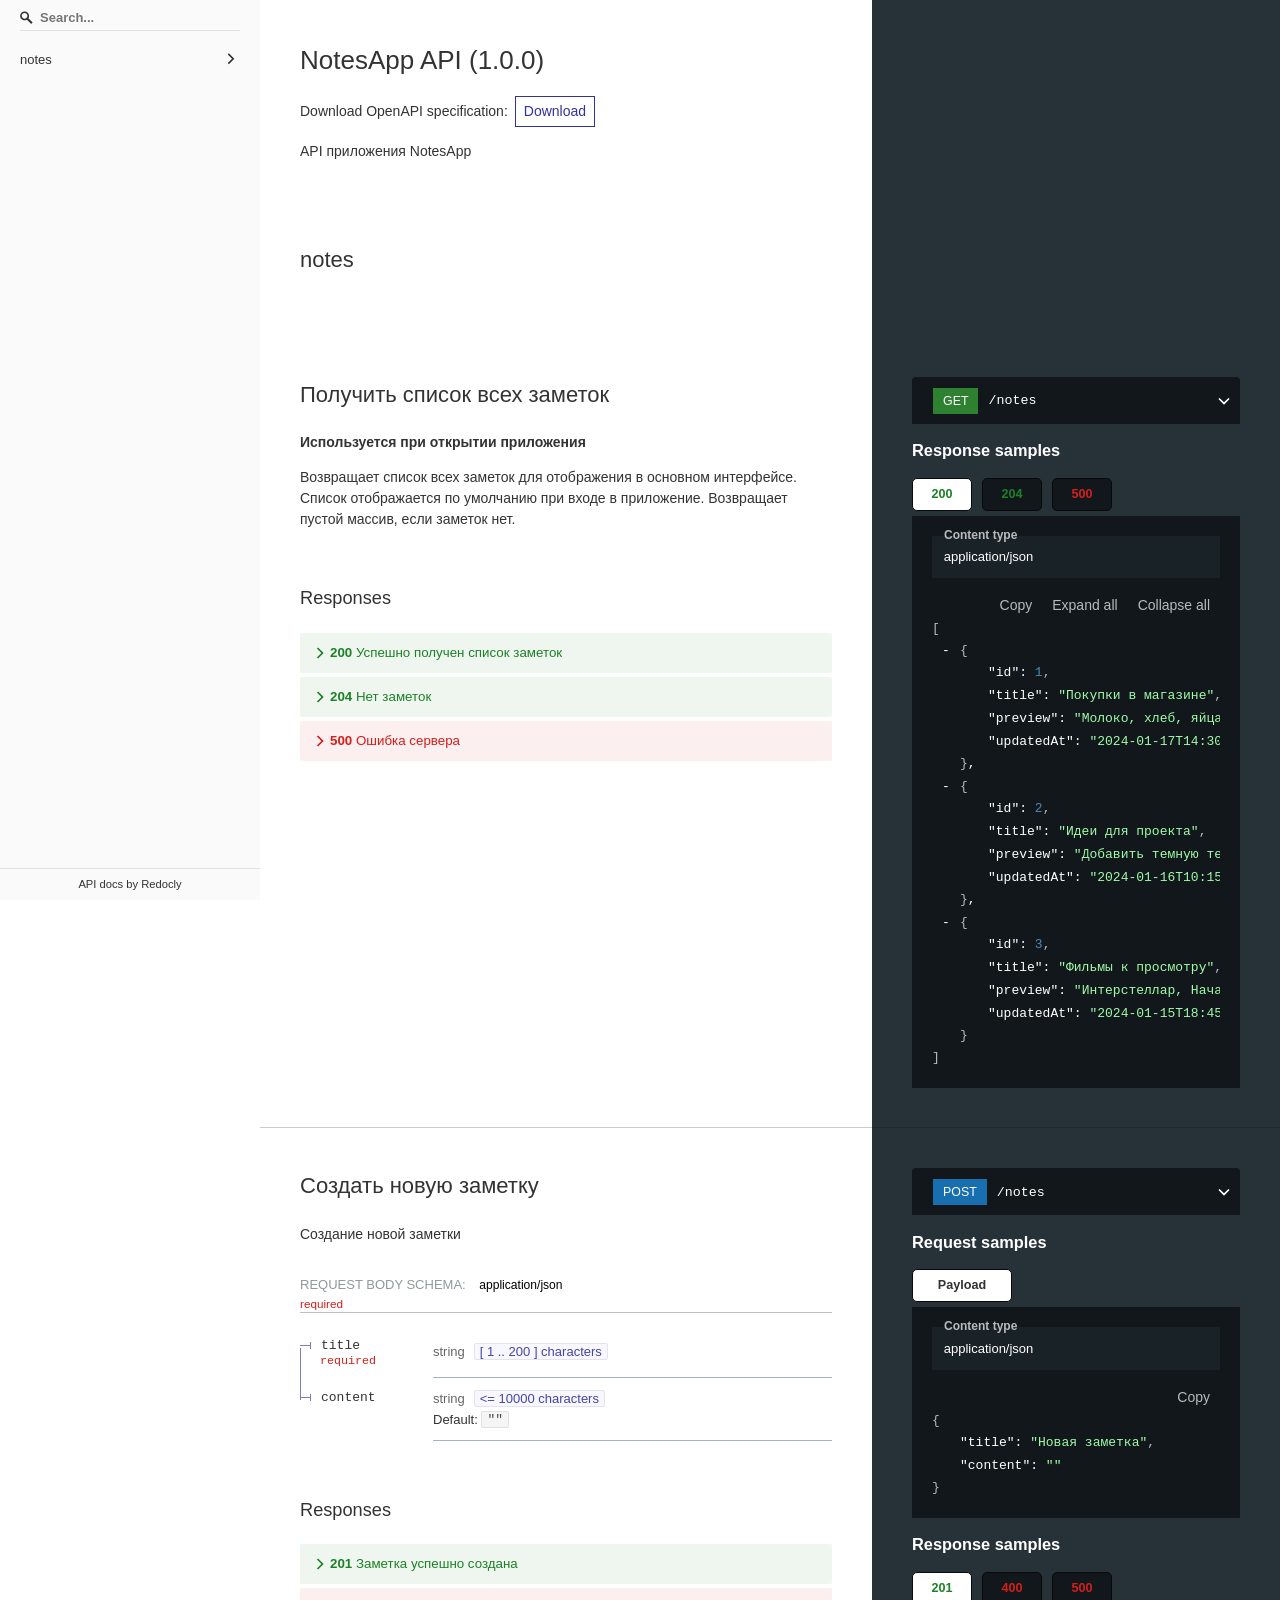
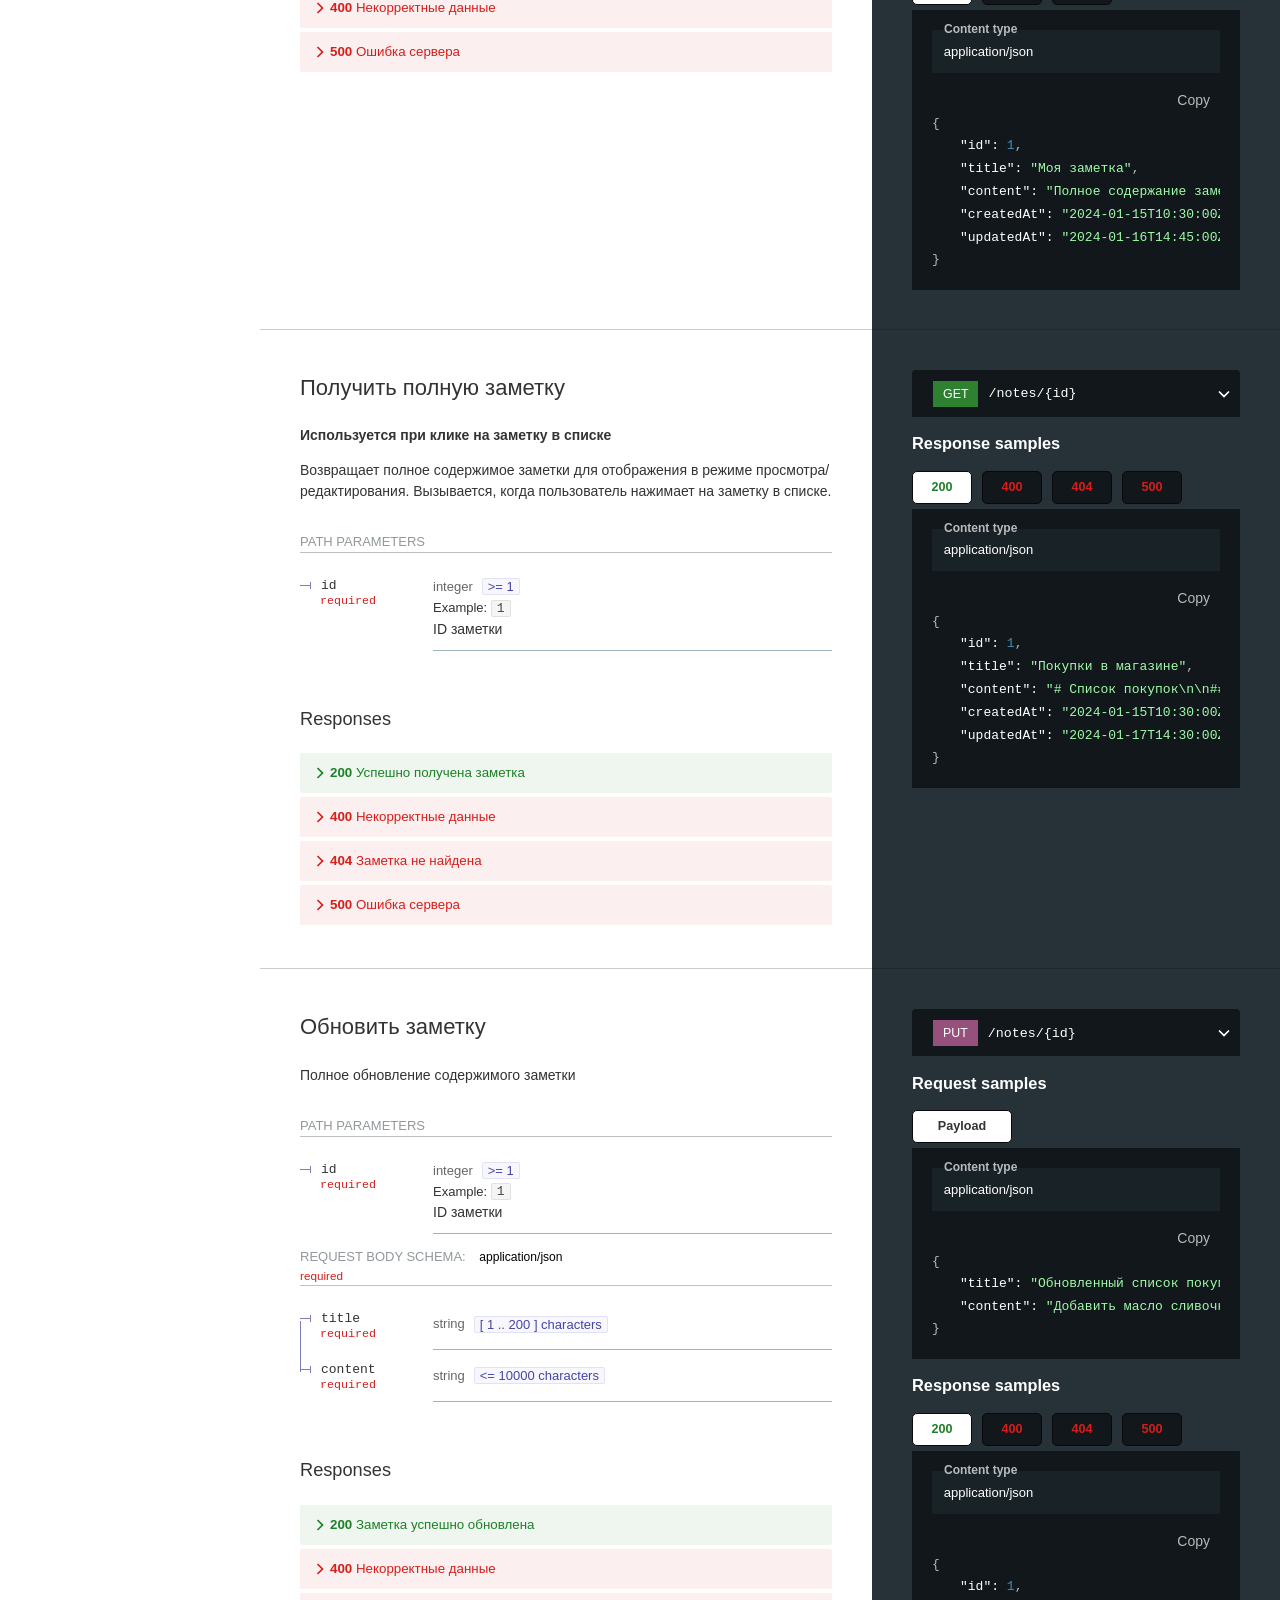
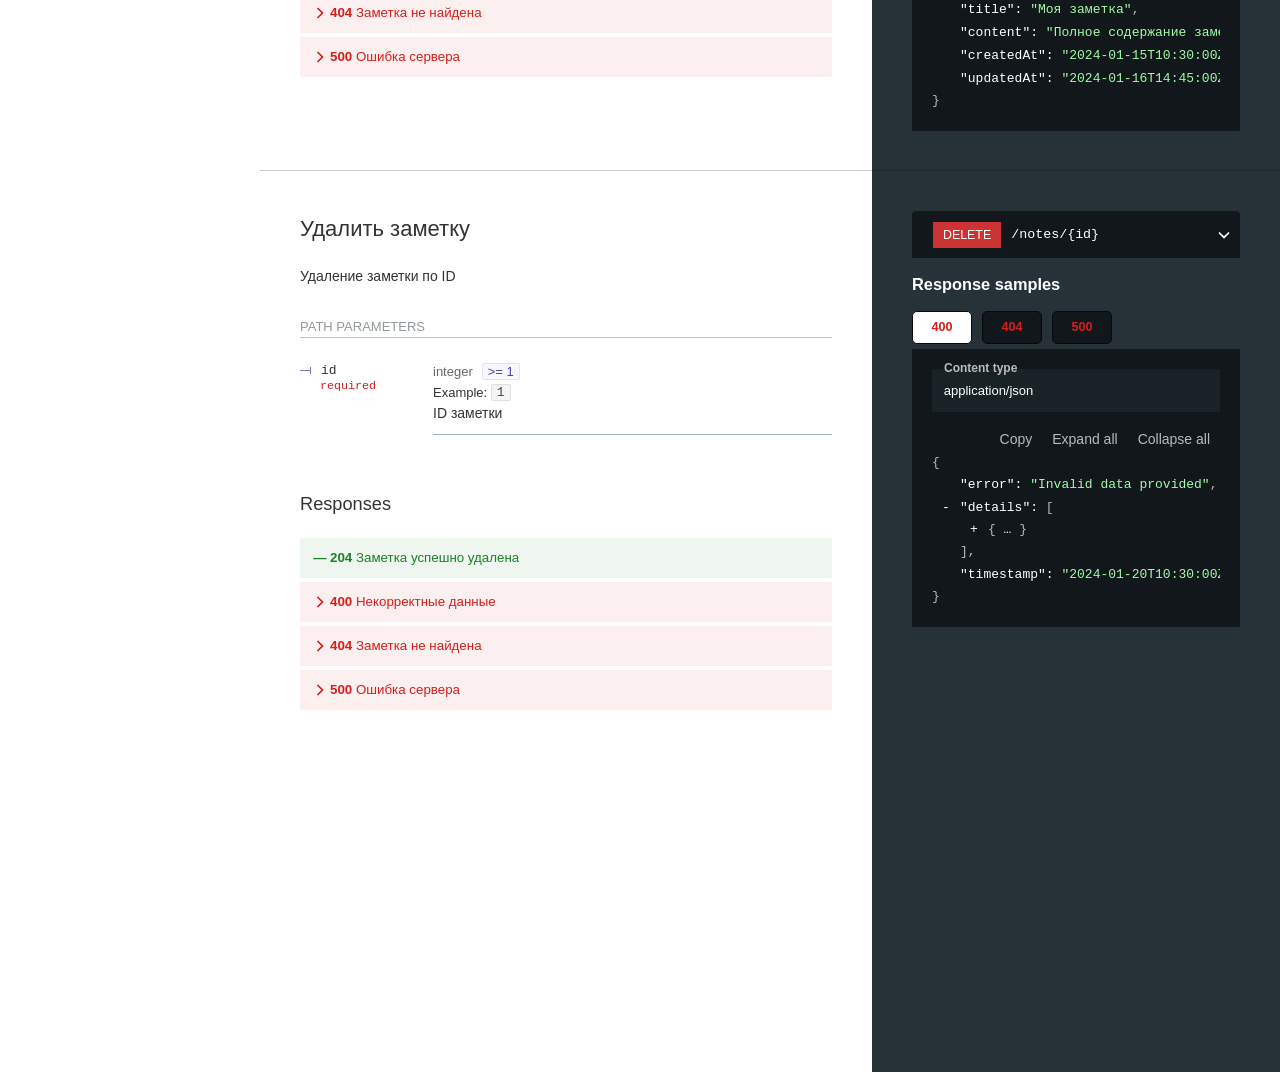
<file: portfolio/api-redoc/redoc-af1db7c1.html>
<!DOCTYPE html>
<html lang="en">

<head>
  <meta charset="UTF-8">
  <title>Redoc</title>
  <link rel="stylesheet" type="text/css" id="slate-css" media="none" href="../../assets/stylesheets/redark.css" />
  <script src="../../assets/javascripts/redark.js" charset="UTF-8"> </script>
  <style>
    body {
      margin: 0;
      padding: 0;
    }
  </style>
</head>

<body style="background: ;">
  <div id="redoc-container"></div>
  <script src="../../assets/javascripts/redoc.standalone.js" charset="UTF-8"> </script>
  <script>
    const openapi_spec_url = "../openapi.yml";

    window.onload = function () {
      const parent_scheme = parent.scheme
      if (parent_scheme === "slate") {
        enable_dark_mode();
      } else {
        disable_dark_mode();
      }
    }

    enable_dark_mode = function(){
      document.getElementById("slate-css").media = ""
      Redoc.init(
        openapi_spec_url,
        { theme: redark },
        document.getElementById('redoc-container'),
      );
    }

    disable_dark_mode = function(){
      document.getElementById("slate-css").media = "none"
      Redoc.init(
        openapi_spec_url,
        {},
        document.getElementById('redoc-container'),
      );
    }
  </script>
</body>

</html>
</file>
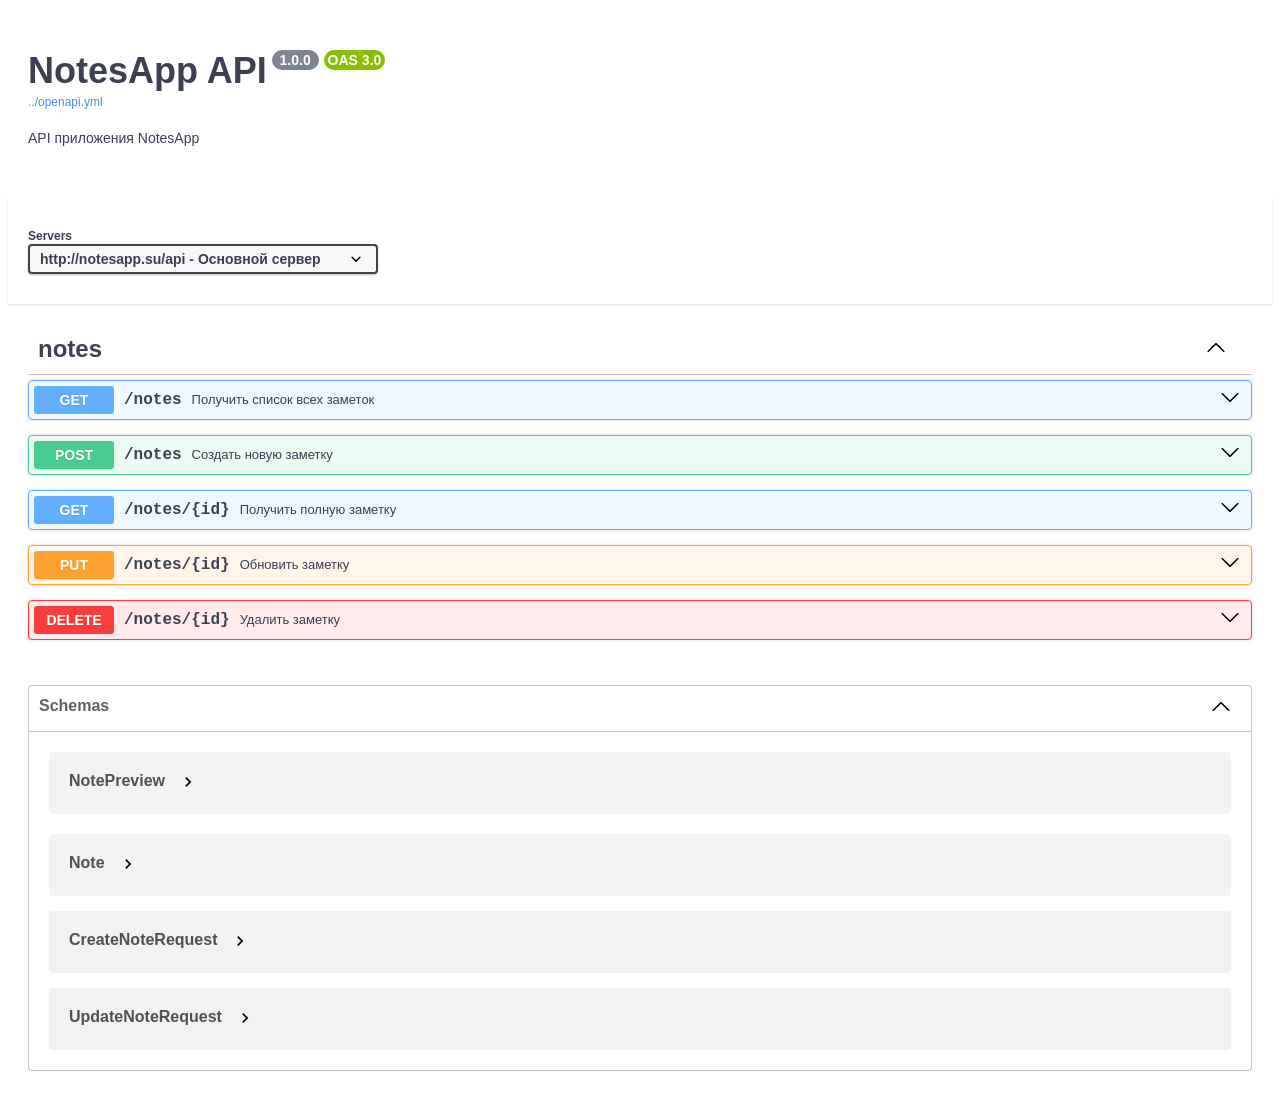
<file: portfolio/api-swagger/swagger-39518cd5.html>
<!DOCTYPE html>
<html lang="en">

<head>
  <meta charset="UTF-8">
  <title>Swagger UI</title>
  <link rel="stylesheet" type="text/css" href="../../assets/stylesheets/swagger-ui.css" />
  
</head>

<body style="overflow:hidden;">
  <div id="swagger-ui"></div>
  <script src="../../assets/javascripts/swagger-ui-bundle.js" charset="UTF-8"> </script>
  <script src="../../assets/javascripts/swagger-ui-standalone-preset.js" charset="UTF-8"> </script>
  <script>
    window.onload = function () {
      
        var url = "../openapi.yml";
        
      
      window.ui = SwaggerUIBundle({
        dom_id: "#swagger-ui",
        onComplete: onComplete,
        presets: [
          SwaggerUIBundle.presets.apis,
          SwaggerUIStandalonePreset
        ],
        
        url,
        
        
        "oauth2RedirectUrl": new URL("../../assets/swagger-ui/oauth2-redirect.html",window.location.href).href,
        
        "validatorUrl": "none",
        
    "docExpansion": "list",
    "filter": false,
    "tryItOutEnabled": false,
    "supportedSubmitMethods": [
        "get",
        "put",
        "post",
        "delete",
        "options",
        "head",
        "patch",
        "trace"
    ],
    "validatorUrl": "none",
    "extra_css": [],
    "dark_scheme_name": "slate",
    "filter_files": [],
    "syntaxHighlight.theme": "agate"

      })

      

      if (parent.__init_is_dark_mode) {
          enable_dark_mode();
      }
    }

    enable_dark_mode = function(){
      document.documentElement.classList.add("dark-mode");
    }

    disable_dark_mode = function(){
      document.documentElement.classList.remove("dark-mode");
    }

    const resize_ob = new ResizeObserver(function(entries) {
      parent.update_swagger_ui_iframe_height("39518cd5");
    });

    // start observing for resizing
    resize_ob.observe(document.querySelector("body"));

    // authorize modal position
    var modal_top = 0;

    const mutation_ob = new MutationObserver(function (mutations) {
      if(mutations && mutations[0].addedNodes && mutations[0].addedNodes.length > 0){
        update_modal_top()
      }
    });

    onComplete = function(){
      // start observing for auth-wrapper after Swagger UI loaded
      const div = document.querySelector("div.auth-wrapper");
      if(div){
        mutation_ob.observe(div, {
          childList: true,
        });
      }
    }

    update_top_val = function(top){
      modal_top = top
      update_modal_top()
    }

    update_modal_top = function(){
      let modal_list = document.getElementsByClassName('modal-ux')
      if(modal_list.length > 0){
        let modal = modal_list.item(0)
        const modal_height = modal.offsetHeight
        const padding = 60
        min = parseInt(modal_height/2 + padding)
        max = document.body.scrollHeight - min + padding
        if (modal_top < min) {
          modal.style.top = `${min}px`
        } else if (modal_top > max) {
          modal.style.top = `${max}px`
        } else {
          modal.style.top = `${modal_top}px`
        }
      }
    }
  </script>
</body>

</html>
</file>
<file: assets/stylesheets/redark.css>
/* Source: https://github.com/dilanx/redark */

body {
  background-color: #1e2129;
}
  
.react-tabs__tab--selected {
  border: none !important;
  background-color: #3f3f46 !important;
}

:root {
  color-scheme: dark;
}
</file>
<file: assets/stylesheets/swagger-ui.css>
.swagger-ui{color:#3b4151;font-family:sans-serif}.swagger-ui html{line-height:1.15;-ms-text-size-adjust:100%;-webkit-text-size-adjust:100%}.swagger-ui body{margin:0}.swagger-ui article,.swagger-ui aside,.swagger-ui footer,.swagger-ui header,.swagger-ui nav,.swagger-ui section{display:block}.swagger-ui h1{font-size:2em;margin:.67em 0}.swagger-ui figcaption,.swagger-ui figure,.swagger-ui main{display:block}.swagger-ui figure{margin:1em 40px}.swagger-ui hr{box-sizing:content-box;height:0;overflow:visible}.swagger-ui pre{font-family:monospace,monospace;font-size:1em}.swagger-ui a{background-color:transparent;-webkit-text-decoration-skip:objects}.swagger-ui abbr[title]{border-bottom:none;text-decoration:underline;-webkit-text-decoration:underline dotted;text-decoration:underline dotted}.swagger-ui b,.swagger-ui strong{font-weight:inherit;font-weight:bolder}.swagger-ui code,.swagger-ui kbd,.swagger-ui samp{font-family:monospace,monospace;font-size:1em}.swagger-ui dfn{font-style:italic}.swagger-ui mark{background-color:#ff0;color:#000}.swagger-ui small{font-size:80%}.swagger-ui sub,.swagger-ui sup{font-size:75%;line-height:0;position:relative;vertical-align:baseline}.swagger-ui sub{bottom:-.25em}.swagger-ui sup{top:-.5em}.swagger-ui audio,.swagger-ui video{display:inline-block}.swagger-ui audio:not([controls]){display:none;height:0}.swagger-ui img{border-style:none}.swagger-ui svg:not(:root){overflow:hidden}.swagger-ui button,.swagger-ui input,.swagger-ui optgroup,.swagger-ui select,.swagger-ui textarea{font-family:sans-serif;font-size:100%;line-height:1.15;margin:0}.swagger-ui button,.swagger-ui input{overflow:visible}.swagger-ui button,.swagger-ui select{text-transform:none}.swagger-ui [type=reset],.swagger-ui [type=submit],.swagger-ui button,.swagger-ui html [type=button]{-webkit-appearance:button}.swagger-ui [type=button]::-moz-focus-inner,.swagger-ui [type=reset]::-moz-focus-inner,.swagger-ui [type=submit]::-moz-focus-inner,.swagger-ui button::-moz-focus-inner{border-style:none;padding:0}.swagger-ui [type=button]:-moz-focusring,.swagger-ui [type=reset]:-moz-focusring,.swagger-ui [type=submit]:-moz-focusring,.swagger-ui button:-moz-focusring{outline:1px dotted ButtonText}.swagger-ui fieldset{padding:.35em .75em .625em}.swagger-ui legend{box-sizing:border-box;color:inherit;display:table;max-width:100%;padding:0;white-space:normal}.swagger-ui progress{display:inline-block;vertical-align:baseline}.swagger-ui textarea{overflow:auto}.swagger-ui [type=checkbox],.swagger-ui [type=radio]{box-sizing:border-box;padding:0}.swagger-ui [type=number]::-webkit-inner-spin-button,.swagger-ui [type=number]::-webkit-outer-spin-button{height:auto}.swagger-ui [type=search]{-webkit-appearance:textfield;outline-offset:-2px}.swagger-ui [type=search]::-webkit-search-cancel-button,.swagger-ui [type=search]::-webkit-search-decoration{-webkit-appearance:none}.swagger-ui ::-webkit-file-upload-button{-webkit-appearance:button;font:inherit}.swagger-ui details,.swagger-ui menu{display:block}.swagger-ui summary{display:list-item}.swagger-ui canvas{display:inline-block}.swagger-ui [hidden],.swagger-ui template{display:none}.swagger-ui .debug *{outline:1px solid gold}.swagger-ui .debug-white *{outline:1px solid #fff}.swagger-ui .debug-black *{outline:1px solid #000}.swagger-ui .debug-grid{background:transparent url([data-uri]) repeat 0 0}.swagger-ui .debug-grid-16{background:transparent url([data-uri]) repeat 0 0}.swagger-ui .debug-grid-8-solid{background:#fff url([data-uri]) repeat 0 0}.swagger-ui .debug-grid-16-solid{background:#fff url([data-uri]) repeat 0 0}.swagger-ui .border-box,.swagger-ui a,.swagger-ui article,.swagger-ui body,.swagger-ui code,.swagger-ui dd,.swagger-ui div,.swagger-ui dl,.swagger-ui dt,.swagger-ui fieldset,.swagger-ui footer,.swagger-ui form,.swagger-ui h1,.swagger-ui h2,.swagger-ui h3,.swagger-ui h4,.swagger-ui h5,.swagger-ui h6,.swagger-ui header,.swagger-ui html,.swagger-ui input[type=email],.swagger-ui input[type=number],.swagger-ui input[type=password],.swagger-ui input[type=tel],.swagger-ui input[type=text],.swagger-ui input[type=url],.swagger-ui legend,.swagger-ui li,.swagger-ui main,.swagger-ui ol,.swagger-ui p,.swagger-ui pre,.swagger-ui section,.swagger-ui table,.swagger-ui td,.swagger-ui textarea,.swagger-ui th,.swagger-ui tr,.swagger-ui ul{box-sizing:border-box}.swagger-ui .aspect-ratio{height:0;position:relative}.swagger-ui .aspect-ratio--16x9{padding-bottom:56.25%}.swagger-ui .aspect-ratio--9x16{padding-bottom:177.77%}.swagger-ui .aspect-ratio--4x3{padding-bottom:75%}.swagger-ui .aspect-ratio--3x4{padding-bottom:133.33%}.swagger-ui .aspect-ratio--6x4{padding-bottom:66.6%}.swagger-ui .aspect-ratio--4x6{padding-bottom:150%}.swagger-ui .aspect-ratio--8x5{padding-bottom:62.5%}.swagger-ui .aspect-ratio--5x8{padding-bottom:160%}.swagger-ui .aspect-ratio--7x5{padding-bottom:71.42%}.swagger-ui .aspect-ratio--5x7{padding-bottom:140%}.swagger-ui .aspect-ratio--1x1{padding-bottom:100%}.swagger-ui .aspect-ratio--object{bottom:0;height:100%;left:0;position:absolute;right:0;top:0;width:100%;z-index:100}@media screen and (min-width:30em){.swagger-ui .aspect-ratio-ns{height:0;position:relative}.swagger-ui .aspect-ratio--16x9-ns{padding-bottom:56.25%}.swagger-ui .aspect-ratio--9x16-ns{padding-bottom:177.77%}.swagger-ui .aspect-ratio--4x3-ns{padding-bottom:75%}.swagger-ui .aspect-ratio--3x4-ns{padding-bottom:133.33%}.swagger-ui .aspect-ratio--6x4-ns{padding-bottom:66.6%}.swagger-ui .aspect-ratio--4x6-ns{padding-bottom:150%}.swagger-ui .aspect-ratio--8x5-ns{padding-bottom:62.5%}.swagger-ui .aspect-ratio--5x8-ns{padding-bottom:160%}.swagger-ui .aspect-ratio--7x5-ns{padding-bottom:71.42%}.swagger-ui .aspect-ratio--5x7-ns{padding-bottom:140%}.swagger-ui .aspect-ratio--1x1-ns{padding-bottom:100%}.swagger-ui .aspect-ratio--object-ns{bottom:0;height:100%;left:0;position:absolute;right:0;top:0;width:100%;z-index:100}}@media screen and (min-width:30em)and (max-width:60em){.swagger-ui .aspect-ratio-m{height:0;position:relative}.swagger-ui .aspect-ratio--16x9-m{padding-bottom:56.25%}.swagger-ui .aspect-ratio--9x16-m{padding-bottom:177.77%}.swagger-ui .aspect-ratio--4x3-m{padding-bottom:75%}.swagger-ui .aspect-ratio--3x4-m{padding-bottom:133.33%}.swagger-ui .aspect-ratio--6x4-m{padding-bottom:66.6%}.swagger-ui .aspect-ratio--4x6-m{padding-bottom:150%}.swagger-ui .aspect-ratio--8x5-m{padding-bottom:62.5%}.swagger-ui .aspect-ratio--5x8-m{padding-bottom:160%}.swagger-ui .aspect-ratio--7x5-m{padding-bottom:71.42%}.swagger-ui .aspect-ratio--5x7-m{padding-bottom:140%}.swagger-ui .aspect-ratio--1x1-m{padding-bottom:100%}.swagger-ui .aspect-ratio--object-m{bottom:0;height:100%;left:0;position:absolute;right:0;top:0;width:100%;z-index:100}}@media screen and (min-width:60em){.swagger-ui .aspect-ratio-l{height:0;position:relative}.swagger-ui .aspect-ratio--16x9-l{padding-bottom:56.25%}.swagger-ui .aspect-ratio--9x16-l{padding-bottom:177.77%}.swagger-ui .aspect-ratio--4x3-l{padding-bottom:75%}.swagger-ui .aspect-ratio--3x4-l{padding-bottom:133.33%}.swagger-ui .aspect-ratio--6x4-l{padding-bottom:66.6%}.swagger-ui .aspect-ratio--4x6-l{padding-bottom:150%}.swagger-ui .aspect-ratio--8x5-l{padding-bottom:62.5%}.swagger-ui .aspect-ratio--5x8-l{padding-bottom:160%}.swagger-ui .aspect-ratio--7x5-l{padding-bottom:71.42%}.swagger-ui .aspect-ratio--5x7-l{padding-bottom:140%}.swagger-ui .aspect-ratio--1x1-l{padding-bottom:100%}.swagger-ui .aspect-ratio--object-l{bottom:0;height:100%;left:0;position:absolute;right:0;top:0;width:100%;z-index:100}}.swagger-ui img{max-width:100%}.swagger-ui .cover{background-size:cover!important}.swagger-ui .contain{background-size:contain!important}@media screen and (min-width:30em){.swagger-ui .cover-ns{background-size:cover!important}.swagger-ui .contain-ns{background-size:contain!important}}@media screen and (min-width:30em)and (max-width:60em){.swagger-ui .cover-m{background-size:cover!important}.swagger-ui .contain-m{background-size:contain!important}}@media screen and (min-width:60em){.swagger-ui .cover-l{background-size:cover!important}.swagger-ui .contain-l{background-size:contain!important}}.swagger-ui .bg-center{background-position:50%;background-repeat:no-repeat}.swagger-ui .bg-top{background-position:top;background-repeat:no-repeat}.swagger-ui .bg-right{background-position:100%;background-repeat:no-repeat}.swagger-ui .bg-bottom{background-position:bottom;background-repeat:no-repeat}.swagger-ui .bg-left{background-position:0;background-repeat:no-repeat}@media screen and (min-width:30em){.swagger-ui .bg-center-ns{background-position:50%;background-repeat:no-repeat}.swagger-ui .bg-top-ns{background-position:top;background-repeat:no-repeat}.swagger-ui .bg-right-ns{background-position:100%;background-repeat:no-repeat}.swagger-ui .bg-bottom-ns{background-position:bottom;background-repeat:no-repeat}.swagger-ui .bg-left-ns{background-position:0;background-repeat:no-repeat}}@media screen and (min-width:30em)and (max-width:60em){.swagger-ui .bg-center-m{background-position:50%;background-repeat:no-repeat}.swagger-ui .bg-top-m{background-position:top;background-repeat:no-repeat}.swagger-ui .bg-right-m{background-position:100%;background-repeat:no-repeat}.swagger-ui .bg-bottom-m{background-position:bottom;background-repeat:no-repeat}.swagger-ui .bg-left-m{background-position:0;background-repeat:no-repeat}}@media screen and (min-width:60em){.swagger-ui .bg-center-l{background-position:50%;background-repeat:no-repeat}.swagger-ui .bg-top-l{background-position:top;background-repeat:no-repeat}.swagger-ui .bg-right-l{background-position:100%;background-repeat:no-repeat}.swagger-ui .bg-bottom-l{background-position:bottom;background-repeat:no-repeat}.swagger-ui .bg-left-l{background-position:0;background-repeat:no-repeat}}.swagger-ui .outline{outline:1px solid}.swagger-ui .outline-transparent{outline:1px solid transparent}.swagger-ui .outline-0{outline:0}@media screen and (min-width:30em){.swagger-ui .outline-ns{outline:1px solid}.swagger-ui .outline-transparent-ns{outline:1px solid transparent}.swagger-ui .outline-0-ns{outline:0}}@media screen and (min-width:30em)and (max-width:60em){.swagger-ui .outline-m{outline:1px solid}.swagger-ui .outline-transparent-m{outline:1px solid transparent}.swagger-ui .outline-0-m{outline:0}}@media screen and (min-width:60em){.swagger-ui .outline-l{outline:1px solid}.swagger-ui .outline-transparent-l{outline:1px solid transparent}.swagger-ui .outline-0-l{outline:0}}.swagger-ui .ba{border-style:solid;border-width:1px}.swagger-ui .bt{border-top-style:solid;border-top-width:1px}.swagger-ui .br{border-right-style:solid;border-right-width:1px}.swagger-ui .bb{border-bottom-style:solid;border-bottom-width:1px}.swagger-ui .bl{border-left-style:solid;border-left-width:1px}.swagger-ui .bn{border-style:none;border-width:0}@media screen and (min-width:30em){.swagger-ui .ba-ns{border-style:solid;border-width:1px}.swagger-ui .bt-ns{border-top-style:solid;border-top-width:1px}.swagger-ui .br-ns{border-right-style:solid;border-right-width:1px}.swagger-ui .bb-ns{border-bottom-style:solid;border-bottom-width:1px}.swagger-ui .bl-ns{border-left-style:solid;border-left-width:1px}.swagger-ui .bn-ns{border-style:none;border-width:0}}@media screen and (min-width:30em)and (max-width:60em){.swagger-ui .ba-m{border-style:solid;border-width:1px}.swagger-ui .bt-m{border-top-style:solid;border-top-width:1px}.swagger-ui .br-m{border-right-style:solid;border-right-width:1px}.swagger-ui .bb-m{border-bottom-style:solid;border-bottom-width:1px}.swagger-ui .bl-m{border-left-style:solid;border-left-width:1px}.swagger-ui .bn-m{border-style:none;border-width:0}}@media screen and (min-width:60em){.swagger-ui .ba-l{border-style:solid;border-width:1px}.swagger-ui .bt-l{border-top-style:solid;border-top-width:1px}.swagger-ui .br-l{border-right-style:solid;border-right-width:1px}.swagger-ui .bb-l{border-bottom-style:solid;border-bottom-width:1px}.swagger-ui .bl-l{border-left-style:solid;border-left-width:1px}.swagger-ui .bn-l{border-style:none;border-width:0}}.swagger-ui .b--black{border-color:#000}.swagger-ui .b--near-black{border-color:#111}.swagger-ui .b--dark-gray{border-color:#333}.swagger-ui .b--mid-gray{border-color:#555}.swagger-ui .b--gray{border-color:#777}.swagger-ui .b--silver{border-color:#999}.swagger-ui .b--light-silver{border-color:#aaa}.swagger-ui .b--moon-gray{border-color:#ccc}.swagger-ui .b--light-gray{border-color:#eee}.swagger-ui .b--near-white{border-color:#f4f4f4}.swagger-ui .b--white{border-color:#fff}.swagger-ui .b--white-90{border-color:hsla(0,0%,100%,.9)}.swagger-ui .b--white-80{border-color:hsla(0,0%,100%,.8)}.swagger-ui .b--white-70{border-color:hsla(0,0%,100%,.7)}.swagger-ui .b--white-60{border-color:hsla(0,0%,100%,.6)}.swagger-ui .b--white-50{border-color:hsla(0,0%,100%,.5)}.swagger-ui .b--white-40{border-color:hsla(0,0%,100%,.4)}.swagger-ui .b--white-30{border-color:hsla(0,0%,100%,.3)}.swagger-ui .b--white-20{border-color:hsla(0,0%,100%,.2)}.swagger-ui .b--white-10{border-color:hsla(0,0%,100%,.1)}.swagger-ui .b--white-05{border-color:hsla(0,0%,100%,.05)}.swagger-ui .b--white-025{border-color:hsla(0,0%,100%,.025)}.swagger-ui .b--white-0125{border-color:hsla(0,0%,100%,.013)}.swagger-ui .b--black-90{border-color:rgba(0,0,0,.9)}.swagger-ui .b--black-80{border-color:rgba(0,0,0,.8)}.swagger-ui .b--black-70{border-color:rgba(0,0,0,.7)}.swagger-ui .b--black-60{border-color:rgba(0,0,0,.6)}.swagger-ui .b--black-50{border-color:rgba(0,0,0,.5)}.swagger-ui .b--black-40{border-color:rgba(0,0,0,.4)}.swagger-ui .b--black-30{border-color:rgba(0,0,0,.3)}.swagger-ui .b--black-20{border-color:rgba(0,0,0,.2)}.swagger-ui .b--black-10{border-color:rgba(0,0,0,.1)}.swagger-ui .b--black-05{border-color:rgba(0,0,0,.05)}.swagger-ui .b--black-025{border-color:rgba(0,0,0,.025)}.swagger-ui .b--black-0125{border-color:rgba(0,0,0,.013)}.swagger-ui .b--dark-red{border-color:#e7040f}.swagger-ui .b--red{border-color:#ff4136}.swagger-ui .b--light-red{border-color:#ff725c}.swagger-ui .b--orange{border-color:#ff6300}.swagger-ui .b--gold{border-color:#ffb700}.swagger-ui .b--yellow{border-color:gold}.swagger-ui .b--light-yellow{border-color:#fbf1a9}.swagger-ui .b--purple{border-color:#5e2ca5}.swagger-ui .b--light-purple{border-color:#a463f2}.swagger-ui .b--dark-pink{border-color:#d5008f}.swagger-ui .b--hot-pink{border-color:#ff41b4}.swagger-ui .b--pink{border-color:#ff80cc}.swagger-ui .b--light-pink{border-color:#ffa3d7}.swagger-ui .b--dark-green{border-color:#137752}.swagger-ui .b--green{border-color:#19a974}.swagger-ui .b--light-green{border-color:#9eebcf}.swagger-ui .b--navy{border-color:#001b44}.swagger-ui .b--dark-blue{border-color:#00449e}.swagger-ui .b--blue{border-color:#357edd}.swagger-ui .b--light-blue{border-color:#96ccff}.swagger-ui .b--lightest-blue{border-color:#cdecff}.swagger-ui .b--washed-blue{border-color:#f6fffe}.swagger-ui .b--washed-green{border-color:#e8fdf5}.swagger-ui .b--washed-yellow{border-color:#fffceb}.swagger-ui .b--washed-red{border-color:#ffdfdf}.swagger-ui .b--transparent{border-color:transparent}.swagger-ui .b--inherit{border-color:inherit}.swagger-ui .br0{border-radius:0}.swagger-ui .br1{border-radius:.125rem}.swagger-ui .br2{border-radius:.25rem}.swagger-ui .br3{border-radius:.5rem}.swagger-ui .br4{border-radius:1rem}.swagger-ui .br-100{border-radius:100%}.swagger-ui .br-pill{border-radius:9999px}.swagger-ui .br--bottom{border-top-left-radius:0;border-top-right-radius:0}.swagger-ui .br--top{border-bottom-left-radius:0;border-bottom-right-radius:0}.swagger-ui .br--right{border-bottom-left-radius:0;border-top-left-radius:0}.swagger-ui .br--left{border-bottom-right-radius:0;border-top-right-radius:0}@media screen and (min-width:30em){.swagger-ui .br0-ns{border-radius:0}.swagger-ui .br1-ns{border-radius:.125rem}.swagger-ui .br2-ns{border-radius:.25rem}.swagger-ui .br3-ns{border-radius:.5rem}.swagger-ui .br4-ns{border-radius:1rem}.swagger-ui .br-100-ns{border-radius:100%}.swagger-ui .br-pill-ns{border-radius:9999px}.swagger-ui .br--bottom-ns{border-top-left-radius:0;border-top-right-radius:0}.swagger-ui .br--top-ns{border-bottom-left-radius:0;border-bottom-right-radius:0}.swagger-ui .br--right-ns{border-bottom-left-radius:0;border-top-left-radius:0}.swagger-ui .br--left-ns{border-bottom-right-radius:0;border-top-right-radius:0}}@media screen and (min-width:30em)and (max-width:60em){.swagger-ui .br0-m{border-radius:0}.swagger-ui .br1-m{border-radius:.125rem}.swagger-ui .br2-m{border-radius:.25rem}.swagger-ui .br3-m{border-radius:.5rem}.swagger-ui .br4-m{border-radius:1rem}.swagger-ui .br-100-m{border-radius:100%}.swagger-ui .br-pill-m{border-radius:9999px}.swagger-ui .br--bottom-m{border-top-left-radius:0;border-top-right-radius:0}.swagger-ui .br--top-m{border-bottom-left-radius:0;border-bottom-right-radius:0}.swagger-ui .br--right-m{border-bottom-left-radius:0;border-top-left-radius:0}.swagger-ui .br--left-m{border-bottom-right-radius:0;border-top-right-radius:0}}@media screen and (min-width:60em){.swagger-ui .br0-l{border-radius:0}.swagger-ui .br1-l{border-radius:.125rem}.swagger-ui .br2-l{border-radius:.25rem}.swagger-ui .br3-l{border-radius:.5rem}.swagger-ui .br4-l{border-radius:1rem}.swagger-ui .br-100-l{border-radius:100%}.swagger-ui .br-pill-l{border-radius:9999px}.swagger-ui .br--bottom-l{border-top-left-radius:0;border-top-right-radius:0}.swagger-ui .br--top-l{border-bottom-left-radius:0;border-bottom-right-radius:0}.swagger-ui .br--right-l{border-bottom-left-radius:0;border-top-left-radius:0}.swagger-ui .br--left-l{border-bottom-right-radius:0;border-top-right-radius:0}}.swagger-ui .b--dotted{border-style:dotted}.swagger-ui .b--dashed{border-style:dashed}.swagger-ui .b--solid{border-style:solid}.swagger-ui .b--none{border-style:none}@media screen and (min-width:30em){.swagger-ui .b--dotted-ns{border-style:dotted}.swagger-ui .b--dashed-ns{border-style:dashed}.swagger-ui .b--solid-ns{border-style:solid}.swagger-ui .b--none-ns{border-style:none}}@media screen and (min-width:30em)and (max-width:60em){.swagger-ui .b--dotted-m{border-style:dotted}.swagger-ui .b--dashed-m{border-style:dashed}.swagger-ui .b--solid-m{border-style:solid}.swagger-ui .b--none-m{border-style:none}}@media screen and (min-width:60em){.swagger-ui .b--dotted-l{border-style:dotted}.swagger-ui .b--dashed-l{border-style:dashed}.swagger-ui .b--solid-l{border-style:solid}.swagger-ui .b--none-l{border-style:none}}.swagger-ui .bw0{border-width:0}.swagger-ui .bw1{border-width:.125rem}.swagger-ui .bw2{border-width:.25rem}.swagger-ui .bw3{border-width:.5rem}.swagger-ui .bw4{border-width:1rem}.swagger-ui .bw5{border-width:2rem}.swagger-ui .bt-0{border-top-width:0}.swagger-ui .br-0{border-right-width:0}.swagger-ui .bb-0{border-bottom-width:0}.swagger-ui .bl-0{border-left-width:0}@media screen and (min-width:30em){.swagger-ui .bw0-ns{border-width:0}.swagger-ui .bw1-ns{border-width:.125rem}.swagger-ui .bw2-ns{border-width:.25rem}.swagger-ui .bw3-ns{border-width:.5rem}.swagger-ui .bw4-ns{border-width:1rem}.swagger-ui .bw5-ns{border-width:2rem}.swagger-ui .bt-0-ns{border-top-width:0}.swagger-ui .br-0-ns{border-right-width:0}.swagger-ui .bb-0-ns{border-bottom-width:0}.swagger-ui .bl-0-ns{border-left-width:0}}@media screen and (min-width:30em)and (max-width:60em){.swagger-ui .bw0-m{border-width:0}.swagger-ui .bw1-m{border-width:.125rem}.swagger-ui .bw2-m{border-width:.25rem}.swagger-ui .bw3-m{border-width:.5rem}.swagger-ui .bw4-m{border-width:1rem}.swagger-ui .bw5-m{border-width:2rem}.swagger-ui .bt-0-m{border-top-width:0}.swagger-ui .br-0-m{border-right-width:0}.swagger-ui .bb-0-m{border-bottom-width:0}.swagger-ui .bl-0-m{border-left-width:0}}@media screen and (min-width:60em){.swagger-ui .bw0-l{border-width:0}.swagger-ui .bw1-l{border-width:.125rem}.swagger-ui .bw2-l{border-width:.25rem}.swagger-ui .bw3-l{border-width:.5rem}.swagger-ui .bw4-l{border-width:1rem}.swagger-ui .bw5-l{border-width:2rem}.swagger-ui .bt-0-l{border-top-width:0}.swagger-ui .br-0-l{border-right-width:0}.swagger-ui .bb-0-l{border-bottom-width:0}.swagger-ui .bl-0-l{border-left-width:0}}.swagger-ui .shadow-1{box-shadow:0 0 4px 2px rgba(0,0,0,.2)}.swagger-ui .shadow-2{box-shadow:0 0 8px 2px rgba(0,0,0,.2)}.swagger-ui .shadow-3{box-shadow:2px 2px 4px 2px rgba(0,0,0,.2)}.swagger-ui .shadow-4{box-shadow:2px 2px 8px 0 rgba(0,0,0,.2)}.swagger-ui .shadow-5{box-shadow:4px 4px 8px 0 rgba(0,0,0,.2)}@media screen and (min-width:30em){.swagger-ui .shadow-1-ns{box-shadow:0 0 4px 2px rgba(0,0,0,.2)}.swagger-ui .shadow-2-ns{box-shadow:0 0 8px 2px rgba(0,0,0,.2)}.swagger-ui .shadow-3-ns{box-shadow:2px 2px 4px 2px rgba(0,0,0,.2)}.swagger-ui .shadow-4-ns{box-shadow:2px 2px 8px 0 rgba(0,0,0,.2)}.swagger-ui .shadow-5-ns{box-shadow:4px 4px 8px 0 rgba(0,0,0,.2)}}@media screen and (min-width:30em)and (max-width:60em){.swagger-ui .shadow-1-m{box-shadow:0 0 4px 2px rgba(0,0,0,.2)}.swagger-ui .shadow-2-m{box-shadow:0 0 8px 2px rgba(0,0,0,.2)}.swagger-ui .shadow-3-m{box-shadow:2px 2px 4px 2px rgba(0,0,0,.2)}.swagger-ui .shadow-4-m{box-shadow:2px 2px 8px 0 rgba(0,0,0,.2)}.swagger-ui .shadow-5-m{box-shadow:4px 4px 8px 0 rgba(0,0,0,.2)}}@media screen and (min-width:60em){.swagger-ui .shadow-1-l{box-shadow:0 0 4px 2px rgba(0,0,0,.2)}.swagger-ui .shadow-2-l{box-shadow:0 0 8px 2px rgba(0,0,0,.2)}.swagger-ui .shadow-3-l{box-shadow:2px 2px 4px 2px rgba(0,0,0,.2)}.swagger-ui .shadow-4-l{box-shadow:2px 2px 8px 0 rgba(0,0,0,.2)}.swagger-ui .shadow-5-l{box-shadow:4px 4px 8px 0 rgba(0,0,0,.2)}}.swagger-ui .pre{overflow-x:auto;overflow-y:hidden;overflow:scroll}.swagger-ui .top-0{top:0}.swagger-ui .right-0{right:0}.swagger-ui .bottom-0{bottom:0}.swagger-ui .left-0{left:0}.swagger-ui .top-1{top:1rem}.swagger-ui .right-1{right:1rem}.swagger-ui .bottom-1{bottom:1rem}.swagger-ui .left-1{left:1rem}.swagger-ui .top-2{top:2rem}.swagger-ui .right-2{right:2rem}.swagger-ui .bottom-2{bottom:2rem}.swagger-ui .left-2{left:2rem}.swagger-ui .top--1{top:-1rem}.swagger-ui .right--1{right:-1rem}.swagger-ui .bottom--1{bottom:-1rem}.swagger-ui .left--1{left:-1rem}.swagger-ui .top--2{top:-2rem}.swagger-ui .right--2{right:-2rem}.swagger-ui .bottom--2{bottom:-2rem}.swagger-ui .left--2{left:-2rem}.swagger-ui .absolute--fill{bottom:0;left:0;right:0;top:0}@media screen and (min-width:30em){.swagger-ui .top-0-ns{top:0}.swagger-ui .left-0-ns{left:0}.swagger-ui .right-0-ns{right:0}.swagger-ui .bottom-0-ns{bottom:0}.swagger-ui .top-1-ns{top:1rem}.swagger-ui .left-1-ns{left:1rem}.swagger-ui .right-1-ns{right:1rem}.swagger-ui .bottom-1-ns{bottom:1rem}.swagger-ui .top-2-ns{top:2rem}.swagger-ui .left-2-ns{left:2rem}.swagger-ui .right-2-ns{right:2rem}.swagger-ui .bottom-2-ns{bottom:2rem}.swagger-ui .top--1-ns{top:-1rem}.swagger-ui .right--1-ns{right:-1rem}.swagger-ui .bottom--1-ns{bottom:-1rem}.swagger-ui .left--1-ns{left:-1rem}.swagger-ui .top--2-ns{top:-2rem}.swagger-ui .right--2-ns{right:-2rem}.swagger-ui .bottom--2-ns{bottom:-2rem}.swagger-ui .left--2-ns{left:-2rem}.swagger-ui .absolute--fill-ns{bottom:0;left:0;right:0;top:0}}@media screen and (min-width:30em)and (max-width:60em){.swagger-ui .top-0-m{top:0}.swagger-ui .left-0-m{left:0}.swagger-ui .right-0-m{right:0}.swagger-ui .bottom-0-m{bottom:0}.swagger-ui .top-1-m{top:1rem}.swagger-ui .left-1-m{left:1rem}.swagger-ui .right-1-m{right:1rem}.swagger-ui .bottom-1-m{bottom:1rem}.swagger-ui .top-2-m{top:2rem}.swagger-ui .left-2-m{left:2rem}.swagger-ui .right-2-m{right:2rem}.swagger-ui .bottom-2-m{bottom:2rem}.swagger-ui .top--1-m{top:-1rem}.swagger-ui .right--1-m{right:-1rem}.swagger-ui .bottom--1-m{bottom:-1rem}.swagger-ui .left--1-m{left:-1rem}.swagger-ui .top--2-m{top:-2rem}.swagger-ui .right--2-m{right:-2rem}.swagger-ui .bottom--2-m{bottom:-2rem}.swagger-ui .left--2-m{left:-2rem}.swagger-ui .absolute--fill-m{bottom:0;left:0;right:0;top:0}}@media screen and (min-width:60em){.swagger-ui .top-0-l{top:0}.swagger-ui .left-0-l{left:0}.swagger-ui .right-0-l{right:0}.swagger-ui .bottom-0-l{bottom:0}.swagger-ui .top-1-l{top:1rem}.swagger-ui .left-1-l{left:1rem}.swagger-ui .right-1-l{right:1rem}.swagger-ui .bottom-1-l{bottom:1rem}.swagger-ui .top-2-l{top:2rem}.swagger-ui .left-2-l{left:2rem}.swagger-ui .right-2-l{right:2rem}.swagger-ui .bottom-2-l{bottom:2rem}.swagger-ui .top--1-l{top:-1rem}.swagger-ui .right--1-l{right:-1rem}.swagger-ui .bottom--1-l{bottom:-1rem}.swagger-ui .left--1-l{left:-1rem}.swagger-ui .top--2-l{top:-2rem}.swagger-ui .right--2-l{right:-2rem}.swagger-ui .bottom--2-l{bottom:-2rem}.swagger-ui .left--2-l{left:-2rem}.swagger-ui .absolute--fill-l{bottom:0;left:0;right:0;top:0}}.swagger-ui .cf:after,.swagger-ui .cf:before{content:" ";display:table}.swagger-ui .cf:after{clear:both}.swagger-ui .cf{zoom:1}.swagger-ui .cl{clear:left}.swagger-ui .cr{clear:right}.swagger-ui .cb{clear:both}.swagger-ui .cn{clear:none}@media screen and (min-width:30em){.swagger-ui .cl-ns{clear:left}.swagger-ui .cr-ns{clear:right}.swagger-ui .cb-ns{clear:both}.swagger-ui .cn-ns{clear:none}}@media screen and (min-width:30em)and (max-width:60em){.swagger-ui .cl-m{clear:left}.swagger-ui .cr-m{clear:right}.swagger-ui .cb-m{clear:both}.swagger-ui .cn-m{clear:none}}@media screen and (min-width:60em){.swagger-ui .cl-l{clear:left}.swagger-ui .cr-l{clear:right}.swagger-ui .cb-l{clear:both}.swagger-ui .cn-l{clear:none}}.swagger-ui .flex{display:flex}.swagger-ui .inline-flex{display:inline-flex}.swagger-ui .flex-auto{flex:1 1 auto;min-height:0;min-width:0}.swagger-ui .flex-none{flex:none}.swagger-ui .flex-column{flex-direction:column}.swagger-ui .flex-row{flex-direction:row}.swagger-ui .flex-wrap{flex-wrap:wrap}.swagger-ui .flex-nowrap{flex-wrap:nowrap}.swagger-ui .flex-wrap-reverse{flex-wrap:wrap-reverse}.swagger-ui .flex-column-reverse{flex-direction:column-reverse}.swagger-ui .flex-row-reverse{flex-direction:row-reverse}.swagger-ui .items-start{align-items:flex-start}.swagger-ui .items-end{align-items:flex-end}.swagger-ui .items-center{align-items:center}.swagger-ui .items-baseline{align-items:baseline}.swagger-ui .items-stretch{align-items:stretch}.swagger-ui .self-start{align-self:flex-start}.swagger-ui .self-end{align-self:flex-end}.swagger-ui .self-center{align-self:center}.swagger-ui .self-baseline{align-self:baseline}.swagger-ui .self-stretch{align-self:stretch}.swagger-ui .justify-start{justify-content:flex-start}.swagger-ui .justify-end{justify-content:flex-end}.swagger-ui .justify-center{justify-content:center}.swagger-ui .justify-between{justify-content:space-between}.swagger-ui .justify-around{justify-content:space-around}.swagger-ui .content-start{align-content:flex-start}.swagger-ui .content-end{align-content:flex-end}.swagger-ui .content-center{align-content:center}.swagger-ui .content-between{align-content:space-between}.swagger-ui .content-around{align-content:space-around}.swagger-ui .content-stretch{align-content:stretch}.swagger-ui .order-0{order:0}.swagger-ui .order-1{order:1}.swagger-ui .order-2{order:2}.swagger-ui .order-3{order:3}.swagger-ui .order-4{order:4}.swagger-ui .order-5{order:5}.swagger-ui .order-6{order:6}.swagger-ui .order-7{order:7}.swagger-ui .order-8{order:8}.swagger-ui .order-last{order:99999}.swagger-ui .flex-grow-0{flex-grow:0}.swagger-ui .flex-grow-1{flex-grow:1}.swagger-ui .flex-shrink-0{flex-shrink:0}.swagger-ui .flex-shrink-1{flex-shrink:1}@media screen and (min-width:30em){.swagger-ui .flex-ns{display:flex}.swagger-ui .inline-flex-ns{display:inline-flex}.swagger-ui .flex-auto-ns{flex:1 1 auto;min-height:0;min-width:0}.swagger-ui .flex-none-ns{flex:none}.swagger-ui .flex-column-ns{flex-direction:column}.swagger-ui .flex-row-ns{flex-direction:row}.swagger-ui .flex-wrap-ns{flex-wrap:wrap}.swagger-ui .flex-nowrap-ns{flex-wrap:nowrap}.swagger-ui .flex-wrap-reverse-ns{flex-wrap:wrap-reverse}.swagger-ui .flex-column-reverse-ns{flex-direction:column-reverse}.swagger-ui .flex-row-reverse-ns{flex-direction:row-reverse}.swagger-ui .items-start-ns{align-items:flex-start}.swagger-ui .items-end-ns{align-items:flex-end}.swagger-ui .items-center-ns{align-items:center}.swagger-ui .items-baseline-ns{align-items:baseline}.swagger-ui .items-stretch-ns{align-items:stretch}.swagger-ui .self-start-ns{align-self:flex-start}.swagger-ui .self-end-ns{align-self:flex-end}.swagger-ui .self-center-ns{align-self:center}.swagger-ui .self-baseline-ns{align-self:baseline}.swagger-ui .self-stretch-ns{align-self:stretch}.swagger-ui .justify-start-ns{justify-content:flex-start}.swagger-ui .justify-end-ns{justify-content:flex-end}.swagger-ui .justify-center-ns{justify-content:center}.swagger-ui .justify-between-ns{justify-content:space-between}.swagger-ui .justify-around-ns{justify-content:space-around}.swagger-ui .content-start-ns{align-content:flex-start}.swagger-ui .content-end-ns{align-content:flex-end}.swagger-ui .content-center-ns{align-content:center}.swagger-ui .content-between-ns{align-content:space-between}.swagger-ui .content-around-ns{align-content:space-around}.swagger-ui .content-stretch-ns{align-content:stretch}.swagger-ui .order-0-ns{order:0}.swagger-ui .order-1-ns{order:1}.swagger-ui .order-2-ns{order:2}.swagger-ui .order-3-ns{order:3}.swagger-ui .order-4-ns{order:4}.swagger-ui .order-5-ns{order:5}.swagger-ui .order-6-ns{order:6}.swagger-ui .order-7-ns{order:7}.swagger-ui .order-8-ns{order:8}.swagger-ui .order-last-ns{order:99999}.swagger-ui .flex-grow-0-ns{flex-grow:0}.swagger-ui .flex-grow-1-ns{flex-grow:1}.swagger-ui .flex-shrink-0-ns{flex-shrink:0}.swagger-ui .flex-shrink-1-ns{flex-shrink:1}}@media screen and (min-width:30em)and (max-width:60em){.swagger-ui .flex-m{display:flex}.swagger-ui .inline-flex-m{display:inline-flex}.swagger-ui .flex-auto-m{flex:1 1 auto;min-height:0;min-width:0}.swagger-ui .flex-none-m{flex:none}.swagger-ui .flex-column-m{flex-direction:column}.swagger-ui .flex-row-m{flex-direction:row}.swagger-ui .flex-wrap-m{flex-wrap:wrap}.swagger-ui .flex-nowrap-m{flex-wrap:nowrap}.swagger-ui .flex-wrap-reverse-m{flex-wrap:wrap-reverse}.swagger-ui .flex-column-reverse-m{flex-direction:column-reverse}.swagger-ui .flex-row-reverse-m{flex-direction:row-reverse}.swagger-ui .items-start-m{align-items:flex-start}.swagger-ui .items-end-m{align-items:flex-end}.swagger-ui .items-center-m{align-items:center}.swagger-ui .items-baseline-m{align-items:baseline}.swagger-ui .items-stretch-m{align-items:stretch}.swagger-ui .self-start-m{align-self:flex-start}.swagger-ui .self-end-m{align-self:flex-end}.swagger-ui .self-center-m{align-self:center}.swagger-ui .self-baseline-m{align-self:baseline}.swagger-ui .self-stretch-m{align-self:stretch}.swagger-ui .justify-start-m{justify-content:flex-start}.swagger-ui .justify-end-m{justify-content:flex-end}.swagger-ui .justify-center-m{justify-content:center}.swagger-ui .justify-between-m{justify-content:space-between}.swagger-ui .justify-around-m{justify-content:space-around}.swagger-ui .content-start-m{align-content:flex-start}.swagger-ui .content-end-m{align-content:flex-end}.swagger-ui .content-center-m{align-content:center}.swagger-ui .content-between-m{align-content:space-between}.swagger-ui .content-around-m{align-content:space-around}.swagger-ui .content-stretch-m{align-content:stretch}.swagger-ui .order-0-m{order:0}.swagger-ui .order-1-m{order:1}.swagger-ui .order-2-m{order:2}.swagger-ui .order-3-m{order:3}.swagger-ui .order-4-m{order:4}.swagger-ui .order-5-m{order:5}.swagger-ui .order-6-m{order:6}.swagger-ui .order-7-m{order:7}.swagger-ui .order-8-m{order:8}.swagger-ui .order-last-m{order:99999}.swagger-ui .flex-grow-0-m{flex-grow:0}.swagger-ui .flex-grow-1-m{flex-grow:1}.swagger-ui .flex-shrink-0-m{flex-shrink:0}.swagger-ui .flex-shrink-1-m{flex-shrink:1}}@media screen and (min-width:60em){.swagger-ui .flex-l{display:flex}.swagger-ui .inline-flex-l{display:inline-flex}.swagger-ui .flex-auto-l{flex:1 1 auto;min-height:0;min-width:0}.swagger-ui .flex-none-l{flex:none}.swagger-ui .flex-column-l{flex-direction:column}.swagger-ui .flex-row-l{flex-direction:row}.swagger-ui .flex-wrap-l{flex-wrap:wrap}.swagger-ui .flex-nowrap-l{flex-wrap:nowrap}.swagger-ui .flex-wrap-reverse-l{flex-wrap:wrap-reverse}.swagger-ui .flex-column-reverse-l{flex-direction:column-reverse}.swagger-ui .flex-row-reverse-l{flex-direction:row-reverse}.swagger-ui .items-start-l{align-items:flex-start}.swagger-ui .items-end-l{align-items:flex-end}.swagger-ui .items-center-l{align-items:center}.swagger-ui .items-baseline-l{align-items:baseline}.swagger-ui .items-stretch-l{align-items:stretch}.swagger-ui .self-start-l{align-self:flex-start}.swagger-ui .self-end-l{align-self:flex-end}.swagger-ui .self-center-l{align-self:center}.swagger-ui .self-baseline-l{align-self:baseline}.swagger-ui .self-stretch-l{align-self:stretch}.swagger-ui .justify-start-l{justify-content:flex-start}.swagger-ui .justify-end-l{justify-content:flex-end}.swagger-ui .justify-center-l{justify-content:center}.swagger-ui .justify-between-l{justify-content:space-between}.swagger-ui .justify-around-l{justify-content:space-around}.swagger-ui .content-start-l{align-content:flex-start}.swagger-ui .content-end-l{align-content:flex-end}.swagger-ui .content-center-l{align-content:center}.swagger-ui .content-between-l{align-content:space-between}.swagger-ui .content-around-l{align-content:space-around}.swagger-ui .content-stretch-l{align-content:stretch}.swagger-ui .order-0-l{order:0}.swagger-ui .order-1-l{order:1}.swagger-ui .order-2-l{order:2}.swagger-ui .order-3-l{order:3}.swagger-ui .order-4-l{order:4}.swagger-ui .order-5-l{order:5}.swagger-ui .order-6-l{order:6}.swagger-ui .order-7-l{order:7}.swagger-ui .order-8-l{order:8}.swagger-ui .order-last-l{order:99999}.swagger-ui .flex-grow-0-l{flex-grow:0}.swagger-ui .flex-grow-1-l{flex-grow:1}.swagger-ui .flex-shrink-0-l{flex-shrink:0}.swagger-ui .flex-shrink-1-l{flex-shrink:1}}.swagger-ui .dn{display:none}.swagger-ui .di{display:inline}.swagger-ui .db{display:block}.swagger-ui .dib{display:inline-block}.swagger-ui .dit{display:inline-table}.swagger-ui .dt{display:table}.swagger-ui .dtc{display:table-cell}.swagger-ui .dt-row{display:table-row}.swagger-ui .dt-row-group{display:table-row-group}.swagger-ui .dt-column{display:table-column}.swagger-ui .dt-column-group{display:table-column-group}.swagger-ui .dt--fixed{table-layout:fixed;width:100%}@media screen and (min-width:30em){.swagger-ui .dn-ns{display:none}.swagger-ui .di-ns{display:inline}.swagger-ui .db-ns{display:block}.swagger-ui .dib-ns{display:inline-block}.swagger-ui .dit-ns{display:inline-table}.swagger-ui .dt-ns{display:table}.swagger-ui .dtc-ns{display:table-cell}.swagger-ui .dt-row-ns{display:table-row}.swagger-ui .dt-row-group-ns{display:table-row-group}.swagger-ui .dt-column-ns{display:table-column}.swagger-ui .dt-column-group-ns{display:table-column-group}.swagger-ui .dt--fixed-ns{table-layout:fixed;width:100%}}@media screen and (min-width:30em)and (max-width:60em){.swagger-ui .dn-m{display:none}.swagger-ui .di-m{display:inline}.swagger-ui .db-m{display:block}.swagger-ui .dib-m{display:inline-block}.swagger-ui .dit-m{display:inline-table}.swagger-ui .dt-m{display:table}.swagger-ui .dtc-m{display:table-cell}.swagger-ui .dt-row-m{display:table-row}.swagger-ui .dt-row-group-m{display:table-row-group}.swagger-ui .dt-column-m{display:table-column}.swagger-ui .dt-column-group-m{display:table-column-group}.swagger-ui .dt--fixed-m{table-layout:fixed;width:100%}}@media screen and (min-width:60em){.swagger-ui .dn-l{display:none}.swagger-ui .di-l{display:inline}.swagger-ui .db-l{display:block}.swagger-ui .dib-l{display:inline-block}.swagger-ui .dit-l{display:inline-table}.swagger-ui .dt-l{display:table}.swagger-ui .dtc-l{display:table-cell}.swagger-ui .dt-row-l{display:table-row}.swagger-ui .dt-row-group-l{display:table-row-group}.swagger-ui .dt-column-l{display:table-column}.swagger-ui .dt-column-group-l{display:table-column-group}.swagger-ui .dt--fixed-l{table-layout:fixed;width:100%}}.swagger-ui .fl{_display:inline;float:left}.swagger-ui .fr{_display:inline;float:right}.swagger-ui .fn{float:none}@media screen and (min-width:30em){.swagger-ui .fl-ns{_display:inline;float:left}.swagger-ui .fr-ns{_display:inline;float:right}.swagger-ui .fn-ns{float:none}}@media screen and (min-width:30em)and (max-width:60em){.swagger-ui .fl-m{_display:inline;float:left}.swagger-ui .fr-m{_display:inline;float:right}.swagger-ui .fn-m{float:none}}@media screen and (min-width:60em){.swagger-ui .fl-l{_display:inline;float:left}.swagger-ui .fr-l{_display:inline;float:right}.swagger-ui .fn-l{float:none}}.swagger-ui .sans-serif{font-family:-apple-system,BlinkMacSystemFont,avenir next,avenir,helvetica,helvetica neue,ubuntu,roboto,noto,segoe ui,arial,sans-serif}.swagger-ui .serif{font-family:georgia,serif}.swagger-ui .system-sans-serif{font-family:sans-serif}.swagger-ui .system-serif{font-family:serif}.swagger-ui .code,.swagger-ui code{font-family:Consolas,monaco,monospace}.swagger-ui .courier{font-family:Courier Next,courier,monospace}.swagger-ui .helvetica{font-family:helvetica neue,helvetica,sans-serif}.swagger-ui .avenir{font-family:avenir next,avenir,sans-serif}.swagger-ui .athelas{font-family:athelas,georgia,serif}.swagger-ui .georgia{font-family:georgia,serif}.swagger-ui .times{font-family:times,serif}.swagger-ui .bodoni{font-family:Bodoni MT,serif}.swagger-ui .calisto{font-family:Calisto MT,serif}.swagger-ui .garamond{font-family:garamond,serif}.swagger-ui .baskerville{font-family:baskerville,serif}.swagger-ui .i{font-style:italic}.swagger-ui .fs-normal{font-style:normal}@media screen and (min-width:30em){.swagger-ui .i-ns{font-style:italic}.swagger-ui .fs-normal-ns{font-style:normal}}@media screen and (min-width:30em)and (max-width:60em){.swagger-ui .i-m{font-style:italic}.swagger-ui .fs-normal-m{font-style:normal}}@media screen and (min-width:60em){.swagger-ui .i-l{font-style:italic}.swagger-ui .fs-normal-l{font-style:normal}}.swagger-ui .normal{font-weight:400}.swagger-ui .b{font-weight:700}.swagger-ui .fw1{font-weight:100}.swagger-ui .fw2{font-weight:200}.swagger-ui .fw3{font-weight:300}.swagger-ui .fw4{font-weight:400}.swagger-ui .fw5{font-weight:500}.swagger-ui .fw6{font-weight:600}.swagger-ui .fw7{font-weight:700}.swagger-ui .fw8{font-weight:800}.swagger-ui .fw9{font-weight:900}@media screen and (min-width:30em){.swagger-ui .normal-ns{font-weight:400}.swagger-ui .b-ns{font-weight:700}.swagger-ui .fw1-ns{font-weight:100}.swagger-ui .fw2-ns{font-weight:200}.swagger-ui .fw3-ns{font-weight:300}.swagger-ui .fw4-ns{font-weight:400}.swagger-ui .fw5-ns{font-weight:500}.swagger-ui .fw6-ns{font-weight:600}.swagger-ui .fw7-ns{font-weight:700}.swagger-ui .fw8-ns{font-weight:800}.swagger-ui .fw9-ns{font-weight:900}}@media screen and (min-width:30em)and (max-width:60em){.swagger-ui .normal-m{font-weight:400}.swagger-ui .b-m{font-weight:700}.swagger-ui .fw1-m{font-weight:100}.swagger-ui .fw2-m{font-weight:200}.swagger-ui .fw3-m{font-weight:300}.swagger-ui .fw4-m{font-weight:400}.swagger-ui .fw5-m{font-weight:500}.swagger-ui .fw6-m{font-weight:600}.swagger-ui .fw7-m{font-weight:700}.swagger-ui .fw8-m{font-weight:800}.swagger-ui .fw9-m{font-weight:900}}@media screen and (min-width:60em){.swagger-ui .normal-l{font-weight:400}.swagger-ui .b-l{font-weight:700}.swagger-ui .fw1-l{font-weight:100}.swagger-ui .fw2-l{font-weight:200}.swagger-ui .fw3-l{font-weight:300}.swagger-ui .fw4-l{font-weight:400}.swagger-ui .fw5-l{font-weight:500}.swagger-ui .fw6-l{font-weight:600}.swagger-ui .fw7-l{font-weight:700}.swagger-ui .fw8-l{font-weight:800}.swagger-ui .fw9-l{font-weight:900}}.swagger-ui .input-reset{-webkit-appearance:none;-moz-appearance:none}.swagger-ui .button-reset::-moz-focus-inner,.swagger-ui .input-reset::-moz-focus-inner{border:0;padding:0}.swagger-ui .h1{height:1rem}.swagger-ui .h2{height:2rem}.swagger-ui .h3{height:4rem}.swagger-ui .h4{height:8rem}.swagger-ui .h5{height:16rem}.swagger-ui .h-25{height:25%}.swagger-ui .h-50{height:50%}.swagger-ui .h-75{height:75%}.swagger-ui .h-100{height:100%}.swagger-ui .min-h-100{min-height:100%}.swagger-ui .vh-25{height:25vh}.swagger-ui .vh-50{height:50vh}.swagger-ui .vh-75{height:75vh}.swagger-ui .vh-100{height:100vh}.swagger-ui .min-vh-100{min-height:100vh}.swagger-ui .h-auto{height:auto}.swagger-ui .h-inherit{height:inherit}@media screen and (min-width:30em){.swagger-ui .h1-ns{height:1rem}.swagger-ui .h2-ns{height:2rem}.swagger-ui .h3-ns{height:4rem}.swagger-ui .h4-ns{height:8rem}.swagger-ui .h5-ns{height:16rem}.swagger-ui .h-25-ns{height:25%}.swagger-ui .h-50-ns{height:50%}.swagger-ui .h-75-ns{height:75%}.swagger-ui .h-100-ns{height:100%}.swagger-ui .min-h-100-ns{min-height:100%}.swagger-ui .vh-25-ns{height:25vh}.swagger-ui .vh-50-ns{height:50vh}.swagger-ui .vh-75-ns{height:75vh}.swagger-ui .vh-100-ns{height:100vh}.swagger-ui .min-vh-100-ns{min-height:100vh}.swagger-ui .h-auto-ns{height:auto}.swagger-ui .h-inherit-ns{height:inherit}}@media screen and (min-width:30em)and (max-width:60em){.swagger-ui .h1-m{height:1rem}.swagger-ui .h2-m{height:2rem}.swagger-ui .h3-m{height:4rem}.swagger-ui .h4-m{height:8rem}.swagger-ui .h5-m{height:16rem}.swagger-ui .h-25-m{height:25%}.swagger-ui .h-50-m{height:50%}.swagger-ui .h-75-m{height:75%}.swagger-ui .h-100-m{height:100%}.swagger-ui .min-h-100-m{min-height:100%}.swagger-ui .vh-25-m{height:25vh}.swagger-ui .vh-50-m{height:50vh}.swagger-ui .vh-75-m{height:75vh}.swagger-ui .vh-100-m{height:100vh}.swagger-ui .min-vh-100-m{min-height:100vh}.swagger-ui .h-auto-m{height:auto}.swagger-ui .h-inherit-m{height:inherit}}@media screen and (min-width:60em){.swagger-ui .h1-l{height:1rem}.swagger-ui .h2-l{height:2rem}.swagger-ui .h3-l{height:4rem}.swagger-ui .h4-l{height:8rem}.swagger-ui .h5-l{height:16rem}.swagger-ui .h-25-l{height:25%}.swagger-ui .h-50-l{height:50%}.swagger-ui .h-75-l{height:75%}.swagger-ui .h-100-l{height:100%}.swagger-ui .min-h-100-l{min-height:100%}.swagger-ui .vh-25-l{height:25vh}.swagger-ui .vh-50-l{height:50vh}.swagger-ui .vh-75-l{height:75vh}.swagger-ui .vh-100-l{height:100vh}.swagger-ui .min-vh-100-l{min-height:100vh}.swagger-ui .h-auto-l{height:auto}.swagger-ui .h-inherit-l{height:inherit}}.swagger-ui .tracked{letter-spacing:.1em}.swagger-ui .tracked-tight{letter-spacing:-.05em}.swagger-ui .tracked-mega{letter-spacing:.25em}@media screen and (min-width:30em){.swagger-ui .tracked-ns{letter-spacing:.1em}.swagger-ui .tracked-tight-ns{letter-spacing:-.05em}.swagger-ui .tracked-mega-ns{letter-spacing:.25em}}@media screen and (min-width:30em)and (max-width:60em){.swagger-ui .tracked-m{letter-spacing:.1em}.swagger-ui .tracked-tight-m{letter-spacing:-.05em}.swagger-ui .tracked-mega-m{letter-spacing:.25em}}@media screen and (min-width:60em){.swagger-ui .tracked-l{letter-spacing:.1em}.swagger-ui .tracked-tight-l{letter-spacing:-.05em}.swagger-ui .tracked-mega-l{letter-spacing:.25em}}.swagger-ui .lh-solid{line-height:1}.swagger-ui .lh-title{line-height:1.25}.swagger-ui .lh-copy{line-height:1.5}@media screen and (min-width:30em){.swagger-ui .lh-solid-ns{line-height:1}.swagger-ui .lh-title-ns{line-height:1.25}.swagger-ui .lh-copy-ns{line-height:1.5}}@media screen and (min-width:30em)and (max-width:60em){.swagger-ui .lh-solid-m{line-height:1}.swagger-ui .lh-title-m{line-height:1.25}.swagger-ui .lh-copy-m{line-height:1.5}}@media screen and (min-width:60em){.swagger-ui .lh-solid-l{line-height:1}.swagger-ui .lh-title-l{line-height:1.25}.swagger-ui .lh-copy-l{line-height:1.5}}.swagger-ui .link{-webkit-text-decoration:none;text-decoration:none}.swagger-ui .link,.swagger-ui .link:active,.swagger-ui .link:focus,.swagger-ui .link:hover,.swagger-ui .link:link,.swagger-ui .link:visited{transition:color .15s ease-in}.swagger-ui .link:focus{outline:1px dotted currentColor}.swagger-ui .list{list-style-type:none}.swagger-ui .mw-100{max-width:100%}.swagger-ui .mw1{max-width:1rem}.swagger-ui .mw2{max-width:2rem}.swagger-ui .mw3{max-width:4rem}.swagger-ui .mw4{max-width:8rem}.swagger-ui .mw5{max-width:16rem}.swagger-ui .mw6{max-width:32rem}.swagger-ui .mw7{max-width:48rem}.swagger-ui .mw8{max-width:64rem}.swagger-ui .mw9{max-width:96rem}.swagger-ui .mw-none{max-width:none}@media screen and (min-width:30em){.swagger-ui .mw-100-ns{max-width:100%}.swagger-ui .mw1-ns{max-width:1rem}.swagger-ui .mw2-ns{max-width:2rem}.swagger-ui .mw3-ns{max-width:4rem}.swagger-ui .mw4-ns{max-width:8rem}.swagger-ui .mw5-ns{max-width:16rem}.swagger-ui .mw6-ns{max-width:32rem}.swagger-ui .mw7-ns{max-width:48rem}.swagger-ui .mw8-ns{max-width:64rem}.swagger-ui .mw9-ns{max-width:96rem}.swagger-ui .mw-none-ns{max-width:none}}@media screen and (min-width:30em)and (max-width:60em){.swagger-ui .mw-100-m{max-width:100%}.swagger-ui .mw1-m{max-width:1rem}.swagger-ui .mw2-m{max-width:2rem}.swagger-ui .mw3-m{max-width:4rem}.swagger-ui .mw4-m{max-width:8rem}.swagger-ui .mw5-m{max-width:16rem}.swagger-ui .mw6-m{max-width:32rem}.swagger-ui .mw7-m{max-width:48rem}.swagger-ui .mw8-m{max-width:64rem}.swagger-ui .mw9-m{max-width:96rem}.swagger-ui .mw-none-m{max-width:none}}@media screen and (min-width:60em){.swagger-ui .mw-100-l{max-width:100%}.swagger-ui .mw1-l{max-width:1rem}.swagger-ui .mw2-l{max-width:2rem}.swagger-ui .mw3-l{max-width:4rem}.swagger-ui .mw4-l{max-width:8rem}.swagger-ui .mw5-l{max-width:16rem}.swagger-ui .mw6-l{max-width:32rem}.swagger-ui .mw7-l{max-width:48rem}.swagger-ui .mw8-l{max-width:64rem}.swagger-ui .mw9-l{max-width:96rem}.swagger-ui .mw-none-l{max-width:none}}.swagger-ui .w1{width:1rem}.swagger-ui .w2{width:2rem}.swagger-ui .w3{width:4rem}.swagger-ui .w4{width:8rem}.swagger-ui .w5{width:16rem}.swagger-ui .w-10{width:10%}.swagger-ui .w-20{width:20%}.swagger-ui .w-25{width:25%}.swagger-ui .w-30{width:30%}.swagger-ui .w-33{width:33%}.swagger-ui .w-34{width:34%}.swagger-ui .w-40{width:40%}.swagger-ui .w-50{width:50%}.swagger-ui .w-60{width:60%}.swagger-ui .w-70{width:70%}.swagger-ui .w-75{width:75%}.swagger-ui .w-80{width:80%}.swagger-ui .w-90{width:90%}.swagger-ui .w-100{width:100%}.swagger-ui .w-third{width:33.3333333333%}.swagger-ui .w-two-thirds{width:66.6666666667%}.swagger-ui .w-auto{width:auto}@media screen and (min-width:30em){.swagger-ui .w1-ns{width:1rem}.swagger-ui .w2-ns{width:2rem}.swagger-ui .w3-ns{width:4rem}.swagger-ui .w4-ns{width:8rem}.swagger-ui .w5-ns{width:16rem}.swagger-ui .w-10-ns{width:10%}.swagger-ui .w-20-ns{width:20%}.swagger-ui .w-25-ns{width:25%}.swagger-ui .w-30-ns{width:30%}.swagger-ui .w-33-ns{width:33%}.swagger-ui .w-34-ns{width:34%}.swagger-ui .w-40-ns{width:40%}.swagger-ui .w-50-ns{width:50%}.swagger-ui .w-60-ns{width:60%}.swagger-ui .w-70-ns{width:70%}.swagger-ui .w-75-ns{width:75%}.swagger-ui .w-80-ns{width:80%}.swagger-ui .w-90-ns{width:90%}.swagger-ui .w-100-ns{width:100%}.swagger-ui .w-third-ns{width:33.3333333333%}.swagger-ui .w-two-thirds-ns{width:66.6666666667%}.swagger-ui .w-auto-ns{width:auto}}@media screen and (min-width:30em)and (max-width:60em){.swagger-ui .w1-m{width:1rem}.swagger-ui .w2-m{width:2rem}.swagger-ui .w3-m{width:4rem}.swagger-ui .w4-m{width:8rem}.swagger-ui .w5-m{width:16rem}.swagger-ui .w-10-m{width:10%}.swagger-ui .w-20-m{width:20%}.swagger-ui .w-25-m{width:25%}.swagger-ui .w-30-m{width:30%}.swagger-ui .w-33-m{width:33%}.swagger-ui .w-34-m{width:34%}.swagger-ui .w-40-m{width:40%}.swagger-ui .w-50-m{width:50%}.swagger-ui .w-60-m{width:60%}.swagger-ui .w-70-m{width:70%}.swagger-ui .w-75-m{width:75%}.swagger-ui .w-80-m{width:80%}.swagger-ui .w-90-m{width:90%}.swagger-ui .w-100-m{width:100%}.swagger-ui .w-third-m{width:33.3333333333%}.swagger-ui .w-two-thirds-m{width:66.6666666667%}.swagger-ui .w-auto-m{width:auto}}@media screen and (min-width:60em){.swagger-ui .w1-l{width:1rem}.swagger-ui .w2-l{width:2rem}.swagger-ui .w3-l{width:4rem}.swagger-ui .w4-l{width:8rem}.swagger-ui .w5-l{width:16rem}.swagger-ui .w-10-l{width:10%}.swagger-ui .w-20-l{width:20%}.swagger-ui .w-25-l{width:25%}.swagger-ui .w-30-l{width:30%}.swagger-ui .w-33-l{width:33%}.swagger-ui .w-34-l{width:34%}.swagger-ui .w-40-l{width:40%}.swagger-ui .w-50-l{width:50%}.swagger-ui .w-60-l{width:60%}.swagger-ui .w-70-l{width:70%}.swagger-ui .w-75-l{width:75%}.swagger-ui .w-80-l{width:80%}.swagger-ui .w-90-l{width:90%}.swagger-ui .w-100-l{width:100%}.swagger-ui .w-third-l{width:33.3333333333%}.swagger-ui .w-two-thirds-l{width:66.6666666667%}.swagger-ui .w-auto-l{width:auto}}.swagger-ui .overflow-visible{overflow:visible}.swagger-ui .overflow-hidden{overflow:hidden}.swagger-ui .overflow-scroll{overflow:scroll}.swagger-ui .overflow-auto{overflow:auto}.swagger-ui .overflow-x-visible{overflow-x:visible}.swagger-ui .overflow-x-hidden{overflow-x:hidden}.swagger-ui .overflow-x-scroll{overflow-x:scroll}.swagger-ui .overflow-x-auto{overflow-x:auto}.swagger-ui .overflow-y-visible{overflow-y:visible}.swagger-ui .overflow-y-hidden{overflow-y:hidden}.swagger-ui .overflow-y-scroll{overflow-y:scroll}.swagger-ui .overflow-y-auto{overflow-y:auto}@media screen and (min-width:30em){.swagger-ui .overflow-visible-ns{overflow:visible}.swagger-ui .overflow-hidden-ns{overflow:hidden}.swagger-ui .overflow-scroll-ns{overflow:scroll}.swagger-ui .overflow-auto-ns{overflow:auto}.swagger-ui .overflow-x-visible-ns{overflow-x:visible}.swagger-ui .overflow-x-hidden-ns{overflow-x:hidden}.swagger-ui .overflow-x-scroll-ns{overflow-x:scroll}.swagger-ui .overflow-x-auto-ns{overflow-x:auto}.swagger-ui .overflow-y-visible-ns{overflow-y:visible}.swagger-ui .overflow-y-hidden-ns{overflow-y:hidden}.swagger-ui .overflow-y-scroll-ns{overflow-y:scroll}.swagger-ui .overflow-y-auto-ns{overflow-y:auto}}@media screen and (min-width:30em)and (max-width:60em){.swagger-ui .overflow-visible-m{overflow:visible}.swagger-ui .overflow-hidden-m{overflow:hidden}.swagger-ui .overflow-scroll-m{overflow:scroll}.swagger-ui .overflow-auto-m{overflow:auto}.swagger-ui .overflow-x-visible-m{overflow-x:visible}.swagger-ui .overflow-x-hidden-m{overflow-x:hidden}.swagger-ui .overflow-x-scroll-m{overflow-x:scroll}.swagger-ui .overflow-x-auto-m{overflow-x:auto}.swagger-ui .overflow-y-visible-m{overflow-y:visible}.swagger-ui .overflow-y-hidden-m{overflow-y:hidden}.swagger-ui .overflow-y-scroll-m{overflow-y:scroll}.swagger-ui .overflow-y-auto-m{overflow-y:auto}}@media screen and (min-width:60em){.swagger-ui .overflow-visible-l{overflow:visible}.swagger-ui .overflow-hidden-l{overflow:hidden}.swagger-ui .overflow-scroll-l{overflow:scroll}.swagger-ui .overflow-auto-l{overflow:auto}.swagger-ui .overflow-x-visible-l{overflow-x:visible}.swagger-ui .overflow-x-hidden-l{overflow-x:hidden}.swagger-ui .overflow-x-scroll-l{overflow-x:scroll}.swagger-ui .overflow-x-auto-l{overflow-x:auto}.swagger-ui .overflow-y-visible-l{overflow-y:visible}.swagger-ui .overflow-y-hidden-l{overflow-y:hidden}.swagger-ui .overflow-y-scroll-l{overflow-y:scroll}.swagger-ui .overflow-y-auto-l{overflow-y:auto}}.swagger-ui .static{position:static}.swagger-ui .relative{position:relative}.swagger-ui .absolute{position:absolute}.swagger-ui .fixed{position:fixed}@media screen and (min-width:30em){.swagger-ui .static-ns{position:static}.swagger-ui .relative-ns{position:relative}.swagger-ui .absolute-ns{position:absolute}.swagger-ui .fixed-ns{position:fixed}}@media screen and (min-width:30em)and (max-width:60em){.swagger-ui .static-m{position:static}.swagger-ui .relative-m{position:relative}.swagger-ui .absolute-m{position:absolute}.swagger-ui .fixed-m{position:fixed}}@media screen and (min-width:60em){.swagger-ui .static-l{position:static}.swagger-ui .relative-l{position:relative}.swagger-ui .absolute-l{position:absolute}.swagger-ui .fixed-l{position:fixed}}.swagger-ui .o-100{opacity:1}.swagger-ui .o-90{opacity:.9}.swagger-ui .o-80{opacity:.8}.swagger-ui .o-70{opacity:.7}.swagger-ui .o-60{opacity:.6}.swagger-ui .o-50{opacity:.5}.swagger-ui .o-40{opacity:.4}.swagger-ui .o-30{opacity:.3}.swagger-ui .o-20{opacity:.2}.swagger-ui .o-10{opacity:.1}.swagger-ui .o-05{opacity:.05}.swagger-ui .o-025{opacity:.025}.swagger-ui .o-0{opacity:0}.swagger-ui .rotate-45{transform:rotate(45deg)}.swagger-ui .rotate-90{transform:rotate(90deg)}.swagger-ui .rotate-135{transform:rotate(135deg)}.swagger-ui .rotate-180{transform:rotate(180deg)}.swagger-ui .rotate-225{transform:rotate(225deg)}.swagger-ui .rotate-270{transform:rotate(270deg)}.swagger-ui .rotate-315{transform:rotate(315deg)}@media screen and (min-width:30em){.swagger-ui .rotate-45-ns{transform:rotate(45deg)}.swagger-ui .rotate-90-ns{transform:rotate(90deg)}.swagger-ui .rotate-135-ns{transform:rotate(135deg)}.swagger-ui .rotate-180-ns{transform:rotate(180deg)}.swagger-ui .rotate-225-ns{transform:rotate(225deg)}.swagger-ui .rotate-270-ns{transform:rotate(270deg)}.swagger-ui .rotate-315-ns{transform:rotate(315deg)}}@media screen and (min-width:30em)and (max-width:60em){.swagger-ui .rotate-45-m{transform:rotate(45deg)}.swagger-ui .rotate-90-m{transform:rotate(90deg)}.swagger-ui .rotate-135-m{transform:rotate(135deg)}.swagger-ui .rotate-180-m{transform:rotate(180deg)}.swagger-ui .rotate-225-m{transform:rotate(225deg)}.swagger-ui .rotate-270-m{transform:rotate(270deg)}.swagger-ui .rotate-315-m{transform:rotate(315deg)}}@media screen and (min-width:60em){.swagger-ui .rotate-45-l{transform:rotate(45deg)}.swagger-ui .rotate-90-l{transform:rotate(90deg)}.swagger-ui .rotate-135-l{transform:rotate(135deg)}.swagger-ui .rotate-180-l{transform:rotate(180deg)}.swagger-ui .rotate-225-l{transform:rotate(225deg)}.swagger-ui .rotate-270-l{transform:rotate(270deg)}.swagger-ui .rotate-315-l{transform:rotate(315deg)}}.swagger-ui .black-90{color:rgba(0,0,0,.9)}.swagger-ui .black-80{color:rgba(0,0,0,.8)}.swagger-ui .black-70{color:rgba(0,0,0,.7)}.swagger-ui .black-60{color:rgba(0,0,0,.6)}.swagger-ui .black-50{color:rgba(0,0,0,.5)}.swagger-ui .black-40{color:rgba(0,0,0,.4)}.swagger-ui .black-30{color:rgba(0,0,0,.3)}.swagger-ui .black-20{color:rgba(0,0,0,.2)}.swagger-ui .black-10{color:rgba(0,0,0,.1)}.swagger-ui .black-05{color:rgba(0,0,0,.05)}.swagger-ui .white-90{color:hsla(0,0%,100%,.9)}.swagger-ui .white-80{color:hsla(0,0%,100%,.8)}.swagger-ui .white-70{color:hsla(0,0%,100%,.7)}.swagger-ui .white-60{color:hsla(0,0%,100%,.6)}.swagger-ui .white-50{color:hsla(0,0%,100%,.5)}.swagger-ui .white-40{color:hsla(0,0%,100%,.4)}.swagger-ui .white-30{color:hsla(0,0%,100%,.3)}.swagger-ui .white-20{color:hsla(0,0%,100%,.2)}.swagger-ui .white-10{color:hsla(0,0%,100%,.1)}.swagger-ui .black{color:#000}.swagger-ui .near-black{color:#111}.swagger-ui .dark-gray{color:#333}.swagger-ui .mid-gray{color:#555}.swagger-ui .gray{color:#777}.swagger-ui .silver{color:#999}.swagger-ui .light-silver{color:#aaa}.swagger-ui .moon-gray{color:#ccc}.swagger-ui .light-gray{color:#eee}.swagger-ui .near-white{color:#f4f4f4}.swagger-ui .white{color:#fff}.swagger-ui .dark-red{color:#e7040f}.swagger-ui .red{color:#ff4136}.swagger-ui .light-red{color:#ff725c}.swagger-ui .orange{color:#ff6300}.swagger-ui .gold{color:#ffb700}.swagger-ui .yellow{color:gold}.swagger-ui .light-yellow{color:#fbf1a9}.swagger-ui .purple{color:#5e2ca5}.swagger-ui .light-purple{color:#a463f2}.swagger-ui .dark-pink{color:#d5008f}.swagger-ui .hot-pink{color:#ff41b4}.swagger-ui .pink{color:#ff80cc}.swagger-ui .light-pink{color:#ffa3d7}.swagger-ui .dark-green{color:#137752}.swagger-ui .green{color:#19a974}.swagger-ui .light-green{color:#9eebcf}.swagger-ui .navy{color:#001b44}.swagger-ui .dark-blue{color:#00449e}.swagger-ui .blue{color:#357edd}.swagger-ui .light-blue{color:#96ccff}.swagger-ui .lightest-blue{color:#cdecff}.swagger-ui .washed-blue{color:#f6fffe}.swagger-ui .washed-green{color:#e8fdf5}.swagger-ui .washed-yellow{color:#fffceb}.swagger-ui .washed-red{color:#ffdfdf}.swagger-ui .color-inherit{color:inherit}.swagger-ui .bg-black-90{background-color:rgba(0,0,0,.9)}.swagger-ui .bg-black-80{background-color:rgba(0,0,0,.8)}.swagger-ui .bg-black-70{background-color:rgba(0,0,0,.7)}.swagger-ui .bg-black-60{background-color:rgba(0,0,0,.6)}.swagger-ui .bg-black-50{background-color:rgba(0,0,0,.5)}.swagger-ui .bg-black-40{background-color:rgba(0,0,0,.4)}.swagger-ui .bg-black-30{background-color:rgba(0,0,0,.3)}.swagger-ui .bg-black-20{background-color:rgba(0,0,0,.2)}.swagger-ui .bg-black-10{background-color:rgba(0,0,0,.1)}.swagger-ui .bg-black-05{background-color:rgba(0,0,0,.05)}.swagger-ui .bg-white-90{background-color:hsla(0,0%,100%,.9)}.swagger-ui .bg-white-80{background-color:hsla(0,0%,100%,.8)}.swagger-ui .bg-white-70{background-color:hsla(0,0%,100%,.7)}.swagger-ui .bg-white-60{background-color:hsla(0,0%,100%,.6)}.swagger-ui .bg-white-50{background-color:hsla(0,0%,100%,.5)}.swagger-ui .bg-white-40{background-color:hsla(0,0%,100%,.4)}.swagger-ui .bg-white-30{background-color:hsla(0,0%,100%,.3)}.swagger-ui .bg-white-20{background-color:hsla(0,0%,100%,.2)}.swagger-ui .bg-white-10{background-color:hsla(0,0%,100%,.1)}.swagger-ui .bg-black{background-color:#000}.swagger-ui .bg-near-black{background-color:#111}.swagger-ui .bg-dark-gray{background-color:#333}.swagger-ui .bg-mid-gray{background-color:#555}.swagger-ui .bg-gray{background-color:#777}.swagger-ui .bg-silver{background-color:#999}.swagger-ui .bg-light-silver{background-color:#aaa}.swagger-ui .bg-moon-gray{background-color:#ccc}.swagger-ui .bg-light-gray{background-color:#eee}.swagger-ui .bg-near-white{background-color:#f4f4f4}.swagger-ui .bg-white{background-color:#fff}.swagger-ui .bg-transparent{background-color:transparent}.swagger-ui .bg-dark-red{background-color:#e7040f}.swagger-ui .bg-red{background-color:#ff4136}.swagger-ui .bg-light-red{background-color:#ff725c}.swagger-ui .bg-orange{background-color:#ff6300}.swagger-ui .bg-gold{background-color:#ffb700}.swagger-ui .bg-yellow{background-color:gold}.swagger-ui .bg-light-yellow{background-color:#fbf1a9}.swagger-ui .bg-purple{background-color:#5e2ca5}.swagger-ui .bg-light-purple{background-color:#a463f2}.swagger-ui .bg-dark-pink{background-color:#d5008f}.swagger-ui .bg-hot-pink{background-color:#ff41b4}.swagger-ui .bg-pink{background-color:#ff80cc}.swagger-ui .bg-light-pink{background-color:#ffa3d7}.swagger-ui .bg-dark-green{background-color:#137752}.swagger-ui .bg-green{background-color:#19a974}.swagger-ui .bg-light-green{background-color:#9eebcf}.swagger-ui .bg-navy{background-color:#001b44}.swagger-ui .bg-dark-blue{background-color:#00449e}.swagger-ui .bg-blue{background-color:#357edd}.swagger-ui .bg-light-blue{background-color:#96ccff}.swagger-ui .bg-lightest-blue{background-color:#cdecff}.swagger-ui .bg-washed-blue{background-color:#f6fffe}.swagger-ui .bg-washed-green{background-color:#e8fdf5}.swagger-ui .bg-washed-yellow{background-color:#fffceb}.swagger-ui .bg-washed-red{background-color:#ffdfdf}.swagger-ui .bg-inherit{background-color:inherit}.swagger-ui .hover-black:focus,.swagger-ui .hover-black:hover{color:#000}.swagger-ui .hover-near-black:focus,.swagger-ui .hover-near-black:hover{color:#111}.swagger-ui .hover-dark-gray:focus,.swagger-ui .hover-dark-gray:hover{color:#333}.swagger-ui .hover-mid-gray:focus,.swagger-ui .hover-mid-gray:hover{color:#555}.swagger-ui .hover-gray:focus,.swagger-ui .hover-gray:hover{color:#777}.swagger-ui .hover-silver:focus,.swagger-ui .hover-silver:hover{color:#999}.swagger-ui .hover-light-silver:focus,.swagger-ui .hover-light-silver:hover{color:#aaa}.swagger-ui .hover-moon-gray:focus,.swagger-ui .hover-moon-gray:hover{color:#ccc}.swagger-ui .hover-light-gray:focus,.swagger-ui .hover-light-gray:hover{color:#eee}.swagger-ui .hover-near-white:focus,.swagger-ui .hover-near-white:hover{color:#f4f4f4}.swagger-ui .hover-white:focus,.swagger-ui .hover-white:hover{color:#fff}.swagger-ui .hover-black-90:focus,.swagger-ui .hover-black-90:hover{color:rgba(0,0,0,.9)}.swagger-ui .hover-black-80:focus,.swagger-ui .hover-black-80:hover{color:rgba(0,0,0,.8)}.swagger-ui .hover-black-70:focus,.swagger-ui .hover-black-70:hover{color:rgba(0,0,0,.7)}.swagger-ui .hover-black-60:focus,.swagger-ui .hover-black-60:hover{color:rgba(0,0,0,.6)}.swagger-ui .hover-black-50:focus,.swagger-ui .hover-black-50:hover{color:rgba(0,0,0,.5)}.swagger-ui .hover-black-40:focus,.swagger-ui .hover-black-40:hover{color:rgba(0,0,0,.4)}.swagger-ui .hover-black-30:focus,.swagger-ui .hover-black-30:hover{color:rgba(0,0,0,.3)}.swagger-ui .hover-black-20:focus,.swagger-ui .hover-black-20:hover{color:rgba(0,0,0,.2)}.swagger-ui .hover-black-10:focus,.swagger-ui .hover-black-10:hover{color:rgba(0,0,0,.1)}.swagger-ui .hover-white-90:focus,.swagger-ui .hover-white-90:hover{color:hsla(0,0%,100%,.9)}.swagger-ui .hover-white-80:focus,.swagger-ui .hover-white-80:hover{color:hsla(0,0%,100%,.8)}.swagger-ui .hover-white-70:focus,.swagger-ui .hover-white-70:hover{color:hsla(0,0%,100%,.7)}.swagger-ui .hover-white-60:focus,.swagger-ui .hover-white-60:hover{color:hsla(0,0%,100%,.6)}.swagger-ui .hover-white-50:focus,.swagger-ui .hover-white-50:hover{color:hsla(0,0%,100%,.5)}.swagger-ui .hover-white-40:focus,.swagger-ui .hover-white-40:hover{color:hsla(0,0%,100%,.4)}.swagger-ui .hover-white-30:focus,.swagger-ui .hover-white-30:hover{color:hsla(0,0%,100%,.3)}.swagger-ui .hover-white-20:focus,.swagger-ui .hover-white-20:hover{color:hsla(0,0%,100%,.2)}.swagger-ui .hover-white-10:focus,.swagger-ui .hover-white-10:hover{color:hsla(0,0%,100%,.1)}.swagger-ui .hover-inherit:focus,.swagger-ui .hover-inherit:hover{color:inherit}.swagger-ui .hover-bg-black:focus,.swagger-ui .hover-bg-black:hover{background-color:#000}.swagger-ui .hover-bg-near-black:focus,.swagger-ui .hover-bg-near-black:hover{background-color:#111}.swagger-ui .hover-bg-dark-gray:focus,.swagger-ui .hover-bg-dark-gray:hover{background-color:#333}.swagger-ui .hover-bg-mid-gray:focus,.swagger-ui .hover-bg-mid-gray:hover{background-color:#555}.swagger-ui .hover-bg-gray:focus,.swagger-ui .hover-bg-gray:hover{background-color:#777}.swagger-ui .hover-bg-silver:focus,.swagger-ui .hover-bg-silver:hover{background-color:#999}.swagger-ui .hover-bg-light-silver:focus,.swagger-ui .hover-bg-light-silver:hover{background-color:#aaa}.swagger-ui .hover-bg-moon-gray:focus,.swagger-ui .hover-bg-moon-gray:hover{background-color:#ccc}.swagger-ui .hover-bg-light-gray:focus,.swagger-ui .hover-bg-light-gray:hover{background-color:#eee}.swagger-ui .hover-bg-near-white:focus,.swagger-ui .hover-bg-near-white:hover{background-color:#f4f4f4}.swagger-ui .hover-bg-white:focus,.swagger-ui .hover-bg-white:hover{background-color:#fff}.swagger-ui .hover-bg-transparent:focus,.swagger-ui .hover-bg-transparent:hover{background-color:transparent}.swagger-ui .hover-bg-black-90:focus,.swagger-ui .hover-bg-black-90:hover{background-color:rgba(0,0,0,.9)}.swagger-ui .hover-bg-black-80:focus,.swagger-ui .hover-bg-black-80:hover{background-color:rgba(0,0,0,.8)}.swagger-ui .hover-bg-black-70:focus,.swagger-ui .hover-bg-black-70:hover{background-color:rgba(0,0,0,.7)}.swagger-ui .hover-bg-black-60:focus,.swagger-ui .hover-bg-black-60:hover{background-color:rgba(0,0,0,.6)}.swagger-ui .hover-bg-black-50:focus,.swagger-ui .hover-bg-black-50:hover{background-color:rgba(0,0,0,.5)}.swagger-ui .hover-bg-black-40:focus,.swagger-ui .hover-bg-black-40:hover{background-color:rgba(0,0,0,.4)}.swagger-ui .hover-bg-black-30:focus,.swagger-ui .hover-bg-black-30:hover{background-color:rgba(0,0,0,.3)}.swagger-ui .hover-bg-black-20:focus,.swagger-ui .hover-bg-black-20:hover{background-color:rgba(0,0,0,.2)}.swagger-ui .hover-bg-black-10:focus,.swagger-ui .hover-bg-black-10:hover{background-color:rgba(0,0,0,.1)}.swagger-ui .hover-bg-white-90:focus,.swagger-ui .hover-bg-white-90:hover{background-color:hsla(0,0%,100%,.9)}.swagger-ui .hover-bg-white-80:focus,.swagger-ui .hover-bg-white-80:hover{background-color:hsla(0,0%,100%,.8)}.swagger-ui .hover-bg-white-70:focus,.swagger-ui .hover-bg-white-70:hover{background-color:hsla(0,0%,100%,.7)}.swagger-ui .hover-bg-white-60:focus,.swagger-ui .hover-bg-white-60:hover{background-color:hsla(0,0%,100%,.6)}.swagger-ui .hover-bg-white-50:focus,.swagger-ui .hover-bg-white-50:hover{background-color:hsla(0,0%,100%,.5)}.swagger-ui .hover-bg-white-40:focus,.swagger-ui .hover-bg-white-40:hover{background-color:hsla(0,0%,100%,.4)}.swagger-ui .hover-bg-white-30:focus,.swagger-ui .hover-bg-white-30:hover{background-color:hsla(0,0%,100%,.3)}.swagger-ui .hover-bg-white-20:focus,.swagger-ui .hover-bg-white-20:hover{background-color:hsla(0,0%,100%,.2)}.swagger-ui .hover-bg-white-10:focus,.swagger-ui .hover-bg-white-10:hover{background-color:hsla(0,0%,100%,.1)}.swagger-ui .hover-dark-red:focus,.swagger-ui .hover-dark-red:hover{color:#e7040f}.swagger-ui .hover-red:focus,.swagger-ui .hover-red:hover{color:#ff4136}.swagger-ui .hover-light-red:focus,.swagger-ui .hover-light-red:hover{color:#ff725c}.swagger-ui .hover-orange:focus,.swagger-ui .hover-orange:hover{color:#ff6300}.swagger-ui .hover-gold:focus,.swagger-ui .hover-gold:hover{color:#ffb700}.swagger-ui .hover-yellow:focus,.swagger-ui .hover-yellow:hover{color:gold}.swagger-ui .hover-light-yellow:focus,.swagger-ui .hover-light-yellow:hover{color:#fbf1a9}.swagger-ui .hover-purple:focus,.swagger-ui .hover-purple:hover{color:#5e2ca5}.swagger-ui .hover-light-purple:focus,.swagger-ui .hover-light-purple:hover{color:#a463f2}.swagger-ui .hover-dark-pink:focus,.swagger-ui .hover-dark-pink:hover{color:#d5008f}.swagger-ui .hover-hot-pink:focus,.swagger-ui .hover-hot-pink:hover{color:#ff41b4}.swagger-ui .hover-pink:focus,.swagger-ui .hover-pink:hover{color:#ff80cc}.swagger-ui .hover-light-pink:focus,.swagger-ui .hover-light-pink:hover{color:#ffa3d7}.swagger-ui .hover-dark-green:focus,.swagger-ui .hover-dark-green:hover{color:#137752}.swagger-ui .hover-green:focus,.swagger-ui .hover-green:hover{color:#19a974}.swagger-ui .hover-light-green:focus,.swagger-ui .hover-light-green:hover{color:#9eebcf}.swagger-ui .hover-navy:focus,.swagger-ui .hover-navy:hover{color:#001b44}.swagger-ui .hover-dark-blue:focus,.swagger-ui .hover-dark-blue:hover{color:#00449e}.swagger-ui .hover-blue:focus,.swagger-ui .hover-blue:hover{color:#357edd}.swagger-ui .hover-light-blue:focus,.swagger-ui .hover-light-blue:hover{color:#96ccff}.swagger-ui .hover-lightest-blue:focus,.swagger-ui .hover-lightest-blue:hover{color:#cdecff}.swagger-ui .hover-washed-blue:focus,.swagger-ui .hover-washed-blue:hover{color:#f6fffe}.swagger-ui .hover-washed-green:focus,.swagger-ui .hover-washed-green:hover{color:#e8fdf5}.swagger-ui .hover-washed-yellow:focus,.swagger-ui .hover-washed-yellow:hover{color:#fffceb}.swagger-ui .hover-washed-red:focus,.swagger-ui .hover-washed-red:hover{color:#ffdfdf}.swagger-ui .hover-bg-dark-red:focus,.swagger-ui .hover-bg-dark-red:hover{background-color:#e7040f}.swagger-ui .hover-bg-red:focus,.swagger-ui .hover-bg-red:hover{background-color:#ff4136}.swagger-ui .hover-bg-light-red:focus,.swagger-ui .hover-bg-light-red:hover{background-color:#ff725c}.swagger-ui .hover-bg-orange:focus,.swagger-ui .hover-bg-orange:hover{background-color:#ff6300}.swagger-ui .hover-bg-gold:focus,.swagger-ui .hover-bg-gold:hover{background-color:#ffb700}.swagger-ui .hover-bg-yellow:focus,.swagger-ui .hover-bg-yellow:hover{background-color:gold}.swagger-ui .hover-bg-light-yellow:focus,.swagger-ui .hover-bg-light-yellow:hover{background-color:#fbf1a9}.swagger-ui .hover-bg-purple:focus,.swagger-ui .hover-bg-purple:hover{background-color:#5e2ca5}.swagger-ui .hover-bg-light-purple:focus,.swagger-ui .hover-bg-light-purple:hover{background-color:#a463f2}.swagger-ui .hover-bg-dark-pink:focus,.swagger-ui .hover-bg-dark-pink:hover{background-color:#d5008f}.swagger-ui .hover-bg-hot-pink:focus,.swagger-ui .hover-bg-hot-pink:hover{background-color:#ff41b4}.swagger-ui .hover-bg-pink:focus,.swagger-ui .hover-bg-pink:hover{background-color:#ff80cc}.swagger-ui .hover-bg-light-pink:focus,.swagger-ui .hover-bg-light-pink:hover{background-color:#ffa3d7}.swagger-ui .hover-bg-dark-green:focus,.swagger-ui .hover-bg-dark-green:hover{background-color:#137752}.swagger-ui .hover-bg-green:focus,.swagger-ui .hover-bg-green:hover{background-color:#19a974}.swagger-ui .hover-bg-light-green:focus,.swagger-ui .hover-bg-light-green:hover{background-color:#9eebcf}.swagger-ui .hover-bg-navy:focus,.swagger-ui .hover-bg-navy:hover{background-color:#001b44}.swagger-ui .hover-bg-dark-blue:focus,.swagger-ui .hover-bg-dark-blue:hover{background-color:#00449e}.swagger-ui .hover-bg-blue:focus,.swagger-ui .hover-bg-blue:hover{background-color:#357edd}.swagger-ui .hover-bg-light-blue:focus,.swagger-ui .hover-bg-light-blue:hover{background-color:#96ccff}.swagger-ui .hover-bg-lightest-blue:focus,.swagger-ui .hover-bg-lightest-blue:hover{background-color:#cdecff}.swagger-ui .hover-bg-washed-blue:focus,.swagger-ui .hover-bg-washed-blue:hover{background-color:#f6fffe}.swagger-ui .hover-bg-washed-green:focus,.swagger-ui .hover-bg-washed-green:hover{background-color:#e8fdf5}.swagger-ui .hover-bg-washed-yellow:focus,.swagger-ui .hover-bg-washed-yellow:hover{background-color:#fffceb}.swagger-ui .hover-bg-washed-red:focus,.swagger-ui .hover-bg-washed-red:hover{background-color:#ffdfdf}.swagger-ui .hover-bg-inherit:focus,.swagger-ui .hover-bg-inherit:hover{background-color:inherit}.swagger-ui .pa0{padding:0}.swagger-ui .pa1{padding:.25rem}.swagger-ui .pa2{padding:.5rem}.swagger-ui .pa3{padding:1rem}.swagger-ui .pa4{padding:2rem}.swagger-ui .pa5{padding:4rem}.swagger-ui .pa6{padding:8rem}.swagger-ui .pa7{padding:16rem}.swagger-ui .pl0{padding-left:0}.swagger-ui .pl1{padding-left:.25rem}.swagger-ui .pl2{padding-left:.5rem}.swagger-ui .pl3{padding-left:1rem}.swagger-ui .pl4{padding-left:2rem}.swagger-ui .pl5{padding-left:4rem}.swagger-ui .pl6{padding-left:8rem}.swagger-ui .pl7{padding-left:16rem}.swagger-ui .pr0{padding-right:0}.swagger-ui .pr1{padding-right:.25rem}.swagger-ui .pr2{padding-right:.5rem}.swagger-ui .pr3{padding-right:1rem}.swagger-ui .pr4{padding-right:2rem}.swagger-ui .pr5{padding-right:4rem}.swagger-ui .pr6{padding-right:8rem}.swagger-ui .pr7{padding-right:16rem}.swagger-ui .pb0{padding-bottom:0}.swagger-ui .pb1{padding-bottom:.25rem}.swagger-ui .pb2{padding-bottom:.5rem}.swagger-ui .pb3{padding-bottom:1rem}.swagger-ui .pb4{padding-bottom:2rem}.swagger-ui .pb5{padding-bottom:4rem}.swagger-ui .pb6{padding-bottom:8rem}.swagger-ui .pb7{padding-bottom:16rem}.swagger-ui .pt0{padding-top:0}.swagger-ui .pt1{padding-top:.25rem}.swagger-ui .pt2{padding-top:.5rem}.swagger-ui .pt3{padding-top:1rem}.swagger-ui .pt4{padding-top:2rem}.swagger-ui .pt5{padding-top:4rem}.swagger-ui .pt6{padding-top:8rem}.swagger-ui .pt7{padding-top:16rem}.swagger-ui .pv0{padding-bottom:0;padding-top:0}.swagger-ui .pv1{padding-bottom:.25rem;padding-top:.25rem}.swagger-ui .pv2{padding-bottom:.5rem;padding-top:.5rem}.swagger-ui .pv3{padding-bottom:1rem;padding-top:1rem}.swagger-ui .pv4{padding-bottom:2rem;padding-top:2rem}.swagger-ui .pv5{padding-bottom:4rem;padding-top:4rem}.swagger-ui .pv6{padding-bottom:8rem;padding-top:8rem}.swagger-ui .pv7{padding-bottom:16rem;padding-top:16rem}.swagger-ui .ph0{padding-left:0;padding-right:0}.swagger-ui .ph1{padding-left:.25rem;padding-right:.25rem}.swagger-ui .ph2{padding-left:.5rem;padding-right:.5rem}.swagger-ui .ph3{padding-left:1rem;padding-right:1rem}.swagger-ui .ph4{padding-left:2rem;padding-right:2rem}.swagger-ui .ph5{padding-left:4rem;padding-right:4rem}.swagger-ui .ph6{padding-left:8rem;padding-right:8rem}.swagger-ui .ph7{padding-left:16rem;padding-right:16rem}.swagger-ui .ma0{margin:0}.swagger-ui .ma1{margin:.25rem}.swagger-ui .ma2{margin:.5rem}.swagger-ui .ma3{margin:1rem}.swagger-ui .ma4{margin:2rem}.swagger-ui .ma5{margin:4rem}.swagger-ui .ma6{margin:8rem}.swagger-ui .ma7{margin:16rem}.swagger-ui .ml0{margin-left:0}.swagger-ui .ml1{margin-left:.25rem}.swagger-ui .ml2{margin-left:.5rem}.swagger-ui .ml3{margin-left:1rem}.swagger-ui .ml4{margin-left:2rem}.swagger-ui .ml5{margin-left:4rem}.swagger-ui .ml6{margin-left:8rem}.swagger-ui .ml7{margin-left:16rem}.swagger-ui .mr0{margin-right:0}.swagger-ui .mr1{margin-right:.25rem}.swagger-ui .mr2{margin-right:.5rem}.swagger-ui .mr3{margin-right:1rem}.swagger-ui .mr4{margin-right:2rem}.swagger-ui .mr5{margin-right:4rem}.swagger-ui .mr6{margin-right:8rem}.swagger-ui .mr7{margin-right:16rem}.swagger-ui .mb0{margin-bottom:0}.swagger-ui .mb1{margin-bottom:.25rem}.swagger-ui .mb2{margin-bottom:.5rem}.swagger-ui .mb3{margin-bottom:1rem}.swagger-ui .mb4{margin-bottom:2rem}.swagger-ui .mb5{margin-bottom:4rem}.swagger-ui .mb6{margin-bottom:8rem}.swagger-ui .mb7{margin-bottom:16rem}.swagger-ui .mt0{margin-top:0}.swagger-ui .mt1{margin-top:.25rem}.swagger-ui .mt2{margin-top:.5rem}.swagger-ui .mt3{margin-top:1rem}.swagger-ui .mt4{margin-top:2rem}.swagger-ui .mt5{margin-top:4rem}.swagger-ui .mt6{margin-top:8rem}.swagger-ui .mt7{margin-top:16rem}.swagger-ui .mv0{margin-bottom:0;margin-top:0}.swagger-ui .mv1{margin-bottom:.25rem;margin-top:.25rem}.swagger-ui .mv2{margin-bottom:.5rem;margin-top:.5rem}.swagger-ui .mv3{margin-bottom:1rem;margin-top:1rem}.swagger-ui .mv4{margin-bottom:2rem;margin-top:2rem}.swagger-ui .mv5{margin-bottom:4rem;margin-top:4rem}.swagger-ui .mv6{margin-bottom:8rem;margin-top:8rem}.swagger-ui .mv7{margin-bottom:16rem;margin-top:16rem}.swagger-ui .mh0{margin-left:0;margin-right:0}.swagger-ui .mh1{margin-left:.25rem;margin-right:.25rem}.swagger-ui .mh2{margin-left:.5rem;margin-right:.5rem}.swagger-ui .mh3{margin-left:1rem;margin-right:1rem}.swagger-ui .mh4{margin-left:2rem;margin-right:2rem}.swagger-ui .mh5{margin-left:4rem;margin-right:4rem}.swagger-ui .mh6{margin-left:8rem;margin-right:8rem}.swagger-ui .mh7{margin-left:16rem;margin-right:16rem}@media screen and (min-width:30em){.swagger-ui .pa0-ns{padding:0}.swagger-ui .pa1-ns{padding:.25rem}.swagger-ui .pa2-ns{padding:.5rem}.swagger-ui .pa3-ns{padding:1rem}.swagger-ui .pa4-ns{padding:2rem}.swagger-ui .pa5-ns{padding:4rem}.swagger-ui .pa6-ns{padding:8rem}.swagger-ui .pa7-ns{padding:16rem}.swagger-ui .pl0-ns{padding-left:0}.swagger-ui .pl1-ns{padding-left:.25rem}.swagger-ui .pl2-ns{padding-left:.5rem}.swagger-ui .pl3-ns{padding-left:1rem}.swagger-ui .pl4-ns{padding-left:2rem}.swagger-ui .pl5-ns{padding-left:4rem}.swagger-ui .pl6-ns{padding-left:8rem}.swagger-ui .pl7-ns{padding-left:16rem}.swagger-ui .pr0-ns{padding-right:0}.swagger-ui .pr1-ns{padding-right:.25rem}.swagger-ui .pr2-ns{padding-right:.5rem}.swagger-ui .pr3-ns{padding-right:1rem}.swagger-ui .pr4-ns{padding-right:2rem}.swagger-ui .pr5-ns{padding-right:4rem}.swagger-ui .pr6-ns{padding-right:8rem}.swagger-ui .pr7-ns{padding-right:16rem}.swagger-ui .pb0-ns{padding-bottom:0}.swagger-ui .pb1-ns{padding-bottom:.25rem}.swagger-ui .pb2-ns{padding-bottom:.5rem}.swagger-ui .pb3-ns{padding-bottom:1rem}.swagger-ui .pb4-ns{padding-bottom:2rem}.swagger-ui .pb5-ns{padding-bottom:4rem}.swagger-ui .pb6-ns{padding-bottom:8rem}.swagger-ui .pb7-ns{padding-bottom:16rem}.swagger-ui .pt0-ns{padding-top:0}.swagger-ui .pt1-ns{padding-top:.25rem}.swagger-ui .pt2-ns{padding-top:.5rem}.swagger-ui .pt3-ns{padding-top:1rem}.swagger-ui .pt4-ns{padding-top:2rem}.swagger-ui .pt5-ns{padding-top:4rem}.swagger-ui .pt6-ns{padding-top:8rem}.swagger-ui .pt7-ns{padding-top:16rem}.swagger-ui .pv0-ns{padding-bottom:0;padding-top:0}.swagger-ui .pv1-ns{padding-bottom:.25rem;padding-top:.25rem}.swagger-ui .pv2-ns{padding-bottom:.5rem;padding-top:.5rem}.swagger-ui .pv3-ns{padding-bottom:1rem;padding-top:1rem}.swagger-ui .pv4-ns{padding-bottom:2rem;padding-top:2rem}.swagger-ui .pv5-ns{padding-bottom:4rem;padding-top:4rem}.swagger-ui .pv6-ns{padding-bottom:8rem;padding-top:8rem}.swagger-ui .pv7-ns{padding-bottom:16rem;padding-top:16rem}.swagger-ui .ph0-ns{padding-left:0;padding-right:0}.swagger-ui .ph1-ns{padding-left:.25rem;padding-right:.25rem}.swagger-ui .ph2-ns{padding-left:.5rem;padding-right:.5rem}.swagger-ui .ph3-ns{padding-left:1rem;padding-right:1rem}.swagger-ui .ph4-ns{padding-left:2rem;padding-right:2rem}.swagger-ui .ph5-ns{padding-left:4rem;padding-right:4rem}.swagger-ui .ph6-ns{padding-left:8rem;padding-right:8rem}.swagger-ui .ph7-ns{padding-left:16rem;padding-right:16rem}.swagger-ui .ma0-ns{margin:0}.swagger-ui .ma1-ns{margin:.25rem}.swagger-ui .ma2-ns{margin:.5rem}.swagger-ui .ma3-ns{margin:1rem}.swagger-ui .ma4-ns{margin:2rem}.swagger-ui .ma5-ns{margin:4rem}.swagger-ui .ma6-ns{margin:8rem}.swagger-ui .ma7-ns{margin:16rem}.swagger-ui .ml0-ns{margin-left:0}.swagger-ui .ml1-ns{margin-left:.25rem}.swagger-ui .ml2-ns{margin-left:.5rem}.swagger-ui .ml3-ns{margin-left:1rem}.swagger-ui .ml4-ns{margin-left:2rem}.swagger-ui .ml5-ns{margin-left:4rem}.swagger-ui .ml6-ns{margin-left:8rem}.swagger-ui .ml7-ns{margin-left:16rem}.swagger-ui .mr0-ns{margin-right:0}.swagger-ui .mr1-ns{margin-right:.25rem}.swagger-ui .mr2-ns{margin-right:.5rem}.swagger-ui .mr3-ns{margin-right:1rem}.swagger-ui .mr4-ns{margin-right:2rem}.swagger-ui .mr5-ns{margin-right:4rem}.swagger-ui .mr6-ns{margin-right:8rem}.swagger-ui .mr7-ns{margin-right:16rem}.swagger-ui .mb0-ns{margin-bottom:0}.swagger-ui .mb1-ns{margin-bottom:.25rem}.swagger-ui .mb2-ns{margin-bottom:.5rem}.swagger-ui .mb3-ns{margin-bottom:1rem}.swagger-ui .mb4-ns{margin-bottom:2rem}.swagger-ui .mb5-ns{margin-bottom:4rem}.swagger-ui .mb6-ns{margin-bottom:8rem}.swagger-ui .mb7-ns{margin-bottom:16rem}.swagger-ui .mt0-ns{margin-top:0}.swagger-ui .mt1-ns{margin-top:.25rem}.swagger-ui .mt2-ns{margin-top:.5rem}.swagger-ui .mt3-ns{margin-top:1rem}.swagger-ui .mt4-ns{margin-top:2rem}.swagger-ui .mt5-ns{margin-top:4rem}.swagger-ui .mt6-ns{margin-top:8rem}.swagger-ui .mt7-ns{margin-top:16rem}.swagger-ui .mv0-ns{margin-bottom:0;margin-top:0}.swagger-ui .mv1-ns{margin-bottom:.25rem;margin-top:.25rem}.swagger-ui .mv2-ns{margin-bottom:.5rem;margin-top:.5rem}.swagger-ui .mv3-ns{margin-bottom:1rem;margin-top:1rem}.swagger-ui .mv4-ns{margin-bottom:2rem;margin-top:2rem}.swagger-ui .mv5-ns{margin-bottom:4rem;margin-top:4rem}.swagger-ui .mv6-ns{margin-bottom:8rem;margin-top:8rem}.swagger-ui .mv7-ns{margin-bottom:16rem;margin-top:16rem}.swagger-ui .mh0-ns{margin-left:0;margin-right:0}.swagger-ui .mh1-ns{margin-left:.25rem;margin-right:.25rem}.swagger-ui .mh2-ns{margin-left:.5rem;margin-right:.5rem}.swagger-ui .mh3-ns{margin-left:1rem;margin-right:1rem}.swagger-ui .mh4-ns{margin-left:2rem;margin-right:2rem}.swagger-ui .mh5-ns{margin-left:4rem;margin-right:4rem}.swagger-ui .mh6-ns{margin-left:8rem;margin-right:8rem}.swagger-ui .mh7-ns{margin-left:16rem;margin-right:16rem}}@media screen and (min-width:30em)and (max-width:60em){.swagger-ui .pa0-m{padding:0}.swagger-ui .pa1-m{padding:.25rem}.swagger-ui .pa2-m{padding:.5rem}.swagger-ui .pa3-m{padding:1rem}.swagger-ui .pa4-m{padding:2rem}.swagger-ui .pa5-m{padding:4rem}.swagger-ui .pa6-m{padding:8rem}.swagger-ui .pa7-m{padding:16rem}.swagger-ui .pl0-m{padding-left:0}.swagger-ui .pl1-m{padding-left:.25rem}.swagger-ui .pl2-m{padding-left:.5rem}.swagger-ui .pl3-m{padding-left:1rem}.swagger-ui .pl4-m{padding-left:2rem}.swagger-ui .pl5-m{padding-left:4rem}.swagger-ui .pl6-m{padding-left:8rem}.swagger-ui .pl7-m{padding-left:16rem}.swagger-ui .pr0-m{padding-right:0}.swagger-ui .pr1-m{padding-right:.25rem}.swagger-ui .pr2-m{padding-right:.5rem}.swagger-ui .pr3-m{padding-right:1rem}.swagger-ui .pr4-m{padding-right:2rem}.swagger-ui .pr5-m{padding-right:4rem}.swagger-ui .pr6-m{padding-right:8rem}.swagger-ui .pr7-m{padding-right:16rem}.swagger-ui .pb0-m{padding-bottom:0}.swagger-ui .pb1-m{padding-bottom:.25rem}.swagger-ui .pb2-m{padding-bottom:.5rem}.swagger-ui .pb3-m{padding-bottom:1rem}.swagger-ui .pb4-m{padding-bottom:2rem}.swagger-ui .pb5-m{padding-bottom:4rem}.swagger-ui .pb6-m{padding-bottom:8rem}.swagger-ui .pb7-m{padding-bottom:16rem}.swagger-ui .pt0-m{padding-top:0}.swagger-ui .pt1-m{padding-top:.25rem}.swagger-ui .pt2-m{padding-top:.5rem}.swagger-ui .pt3-m{padding-top:1rem}.swagger-ui .pt4-m{padding-top:2rem}.swagger-ui .pt5-m{padding-top:4rem}.swagger-ui .pt6-m{padding-top:8rem}.swagger-ui .pt7-m{padding-top:16rem}.swagger-ui .pv0-m{padding-bottom:0;padding-top:0}.swagger-ui .pv1-m{padding-bottom:.25rem;padding-top:.25rem}.swagger-ui .pv2-m{padding-bottom:.5rem;padding-top:.5rem}.swagger-ui .pv3-m{padding-bottom:1rem;padding-top:1rem}.swagger-ui .pv4-m{padding-bottom:2rem;padding-top:2rem}.swagger-ui .pv5-m{padding-bottom:4rem;padding-top:4rem}.swagger-ui .pv6-m{padding-bottom:8rem;padding-top:8rem}.swagger-ui .pv7-m{padding-bottom:16rem;padding-top:16rem}.swagger-ui .ph0-m{padding-left:0;padding-right:0}.swagger-ui .ph1-m{padding-left:.25rem;padding-right:.25rem}.swagger-ui .ph2-m{padding-left:.5rem;padding-right:.5rem}.swagger-ui .ph3-m{padding-left:1rem;padding-right:1rem}.swagger-ui .ph4-m{padding-left:2rem;padding-right:2rem}.swagger-ui .ph5-m{padding-left:4rem;padding-right:4rem}.swagger-ui .ph6-m{padding-left:8rem;padding-right:8rem}.swagger-ui .ph7-m{padding-left:16rem;padding-right:16rem}.swagger-ui .ma0-m{margin:0}.swagger-ui .ma1-m{margin:.25rem}.swagger-ui .ma2-m{margin:.5rem}.swagger-ui .ma3-m{margin:1rem}.swagger-ui .ma4-m{margin:2rem}.swagger-ui .ma5-m{margin:4rem}.swagger-ui .ma6-m{margin:8rem}.swagger-ui .ma7-m{margin:16rem}.swagger-ui .ml0-m{margin-left:0}.swagger-ui .ml1-m{margin-left:.25rem}.swagger-ui .ml2-m{margin-left:.5rem}.swagger-ui .ml3-m{margin-left:1rem}.swagger-ui .ml4-m{margin-left:2rem}.swagger-ui .ml5-m{margin-left:4rem}.swagger-ui .ml6-m{margin-left:8rem}.swagger-ui .ml7-m{margin-left:16rem}.swagger-ui .mr0-m{margin-right:0}.swagger-ui .mr1-m{margin-right:.25rem}.swagger-ui .mr2-m{margin-right:.5rem}.swagger-ui .mr3-m{margin-right:1rem}.swagger-ui .mr4-m{margin-right:2rem}.swagger-ui .mr5-m{margin-right:4rem}.swagger-ui .mr6-m{margin-right:8rem}.swagger-ui .mr7-m{margin-right:16rem}.swagger-ui .mb0-m{margin-bottom:0}.swagger-ui .mb1-m{margin-bottom:.25rem}.swagger-ui .mb2-m{margin-bottom:.5rem}.swagger-ui .mb3-m{margin-bottom:1rem}.swagger-ui .mb4-m{margin-bottom:2rem}.swagger-ui .mb5-m{margin-bottom:4rem}.swagger-ui .mb6-m{margin-bottom:8rem}.swagger-ui .mb7-m{margin-bottom:16rem}.swagger-ui .mt0-m{margin-top:0}.swagger-ui .mt1-m{margin-top:.25rem}.swagger-ui .mt2-m{margin-top:.5rem}.swagger-ui .mt3-m{margin-top:1rem}.swagger-ui .mt4-m{margin-top:2rem}.swagger-ui .mt5-m{margin-top:4rem}.swagger-ui .mt6-m{margin-top:8rem}.swagger-ui .mt7-m{margin-top:16rem}.swagger-ui .mv0-m{margin-bottom:0;margin-top:0}.swagger-ui .mv1-m{margin-bottom:.25rem;margin-top:.25rem}.swagger-ui .mv2-m{margin-bottom:.5rem;margin-top:.5rem}.swagger-ui .mv3-m{margin-bottom:1rem;margin-top:1rem}.swagger-ui .mv4-m{margin-bottom:2rem;margin-top:2rem}.swagger-ui .mv5-m{margin-bottom:4rem;margin-top:4rem}.swagger-ui .mv6-m{margin-bottom:8rem;margin-top:8rem}.swagger-ui .mv7-m{margin-bottom:16rem;margin-top:16rem}.swagger-ui .mh0-m{margin-left:0;margin-right:0}.swagger-ui .mh1-m{margin-left:.25rem;margin-right:.25rem}.swagger-ui .mh2-m{margin-left:.5rem;margin-right:.5rem}.swagger-ui .mh3-m{margin-left:1rem;margin-right:1rem}.swagger-ui .mh4-m{margin-left:2rem;margin-right:2rem}.swagger-ui .mh5-m{margin-left:4rem;margin-right:4rem}.swagger-ui .mh6-m{margin-left:8rem;margin-right:8rem}.swagger-ui .mh7-m{margin-left:16rem;margin-right:16rem}}@media screen and (min-width:60em){.swagger-ui .pa0-l{padding:0}.swagger-ui .pa1-l{padding:.25rem}.swagger-ui .pa2-l{padding:.5rem}.swagger-ui .pa3-l{padding:1rem}.swagger-ui .pa4-l{padding:2rem}.swagger-ui .pa5-l{padding:4rem}.swagger-ui .pa6-l{padding:8rem}.swagger-ui .pa7-l{padding:16rem}.swagger-ui .pl0-l{padding-left:0}.swagger-ui .pl1-l{padding-left:.25rem}.swagger-ui .pl2-l{padding-left:.5rem}.swagger-ui .pl3-l{padding-left:1rem}.swagger-ui .pl4-l{padding-left:2rem}.swagger-ui .pl5-l{padding-left:4rem}.swagger-ui .pl6-l{padding-left:8rem}.swagger-ui .pl7-l{padding-left:16rem}.swagger-ui .pr0-l{padding-right:0}.swagger-ui .pr1-l{padding-right:.25rem}.swagger-ui .pr2-l{padding-right:.5rem}.swagger-ui .pr3-l{padding-right:1rem}.swagger-ui .pr4-l{padding-right:2rem}.swagger-ui .pr5-l{padding-right:4rem}.swagger-ui .pr6-l{padding-right:8rem}.swagger-ui .pr7-l{padding-right:16rem}.swagger-ui .pb0-l{padding-bottom:0}.swagger-ui .pb1-l{padding-bottom:.25rem}.swagger-ui .pb2-l{padding-bottom:.5rem}.swagger-ui .pb3-l{padding-bottom:1rem}.swagger-ui .pb4-l{padding-bottom:2rem}.swagger-ui .pb5-l{padding-bottom:4rem}.swagger-ui .pb6-l{padding-bottom:8rem}.swagger-ui .pb7-l{padding-bottom:16rem}.swagger-ui .pt0-l{padding-top:0}.swagger-ui .pt1-l{padding-top:.25rem}.swagger-ui .pt2-l{padding-top:.5rem}.swagger-ui .pt3-l{padding-top:1rem}.swagger-ui .pt4-l{padding-top:2rem}.swagger-ui .pt5-l{padding-top:4rem}.swagger-ui .pt6-l{padding-top:8rem}.swagger-ui .pt7-l{padding-top:16rem}.swagger-ui .pv0-l{padding-bottom:0;padding-top:0}.swagger-ui .pv1-l{padding-bottom:.25rem;padding-top:.25rem}.swagger-ui .pv2-l{padding-bottom:.5rem;padding-top:.5rem}.swagger-ui .pv3-l{padding-bottom:1rem;padding-top:1rem}.swagger-ui .pv4-l{padding-bottom:2rem;padding-top:2rem}.swagger-ui .pv5-l{padding-bottom:4rem;padding-top:4rem}.swagger-ui .pv6-l{padding-bottom:8rem;padding-top:8rem}.swagger-ui .pv7-l{padding-bottom:16rem;padding-top:16rem}.swagger-ui .ph0-l{padding-left:0;padding-right:0}.swagger-ui .ph1-l{padding-left:.25rem;padding-right:.25rem}.swagger-ui .ph2-l{padding-left:.5rem;padding-right:.5rem}.swagger-ui .ph3-l{padding-left:1rem;padding-right:1rem}.swagger-ui .ph4-l{padding-left:2rem;padding-right:2rem}.swagger-ui .ph5-l{padding-left:4rem;padding-right:4rem}.swagger-ui .ph6-l{padding-left:8rem;padding-right:8rem}.swagger-ui .ph7-l{padding-left:16rem;padding-right:16rem}.swagger-ui .ma0-l{margin:0}.swagger-ui .ma1-l{margin:.25rem}.swagger-ui .ma2-l{margin:.5rem}.swagger-ui .ma3-l{margin:1rem}.swagger-ui .ma4-l{margin:2rem}.swagger-ui .ma5-l{margin:4rem}.swagger-ui .ma6-l{margin:8rem}.swagger-ui .ma7-l{margin:16rem}.swagger-ui .ml0-l{margin-left:0}.swagger-ui .ml1-l{margin-left:.25rem}.swagger-ui .ml2-l{margin-left:.5rem}.swagger-ui .ml3-l{margin-left:1rem}.swagger-ui .ml4-l{margin-left:2rem}.swagger-ui .ml5-l{margin-left:4rem}.swagger-ui .ml6-l{margin-left:8rem}.swagger-ui .ml7-l{margin-left:16rem}.swagger-ui .mr0-l{margin-right:0}.swagger-ui .mr1-l{margin-right:.25rem}.swagger-ui .mr2-l{margin-right:.5rem}.swagger-ui .mr3-l{margin-right:1rem}.swagger-ui .mr4-l{margin-right:2rem}.swagger-ui .mr5-l{margin-right:4rem}.swagger-ui .mr6-l{margin-right:8rem}.swagger-ui .mr7-l{margin-right:16rem}.swagger-ui .mb0-l{margin-bottom:0}.swagger-ui .mb1-l{margin-bottom:.25rem}.swagger-ui .mb2-l{margin-bottom:.5rem}.swagger-ui .mb3-l{margin-bottom:1rem}.swagger-ui .mb4-l{margin-bottom:2rem}.swagger-ui .mb5-l{margin-bottom:4rem}.swagger-ui .mb6-l{margin-bottom:8rem}.swagger-ui .mb7-l{margin-bottom:16rem}.swagger-ui .mt0-l{margin-top:0}.swagger-ui .mt1-l{margin-top:.25rem}.swagger-ui .mt2-l{margin-top:.5rem}.swagger-ui .mt3-l{margin-top:1rem}.swagger-ui .mt4-l{margin-top:2rem}.swagger-ui .mt5-l{margin-top:4rem}.swagger-ui .mt6-l{margin-top:8rem}.swagger-ui .mt7-l{margin-top:16rem}.swagger-ui .mv0-l{margin-bottom:0;margin-top:0}.swagger-ui .mv1-l{margin-bottom:.25rem;margin-top:.25rem}.swagger-ui .mv2-l{margin-bottom:.5rem;margin-top:.5rem}.swagger-ui .mv3-l{margin-bottom:1rem;margin-top:1rem}.swagger-ui .mv4-l{margin-bottom:2rem;margin-top:2rem}.swagger-ui .mv5-l{margin-bottom:4rem;margin-top:4rem}.swagger-ui .mv6-l{margin-bottom:8rem;margin-top:8rem}.swagger-ui .mv7-l{margin-bottom:16rem;margin-top:16rem}.swagger-ui .mh0-l{margin-left:0;margin-right:0}.swagger-ui .mh1-l{margin-left:.25rem;margin-right:.25rem}.swagger-ui .mh2-l{margin-left:.5rem;margin-right:.5rem}.swagger-ui .mh3-l{margin-left:1rem;margin-right:1rem}.swagger-ui .mh4-l{margin-left:2rem;margin-right:2rem}.swagger-ui .mh5-l{margin-left:4rem;margin-right:4rem}.swagger-ui .mh6-l{margin-left:8rem;margin-right:8rem}.swagger-ui .mh7-l{margin-left:16rem;margin-right:16rem}}.swagger-ui .na1{margin:-.25rem}.swagger-ui .na2{margin:-.5rem}.swagger-ui .na3{margin:-1rem}.swagger-ui .na4{margin:-2rem}.swagger-ui .na5{margin:-4rem}.swagger-ui .na6{margin:-8rem}.swagger-ui .na7{margin:-16rem}.swagger-ui .nl1{margin-left:-.25rem}.swagger-ui .nl2{margin-left:-.5rem}.swagger-ui .nl3{margin-left:-1rem}.swagger-ui .nl4{margin-left:-2rem}.swagger-ui .nl5{margin-left:-4rem}.swagger-ui .nl6{margin-left:-8rem}.swagger-ui .nl7{margin-left:-16rem}.swagger-ui .nr1{margin-right:-.25rem}.swagger-ui .nr2{margin-right:-.5rem}.swagger-ui .nr3{margin-right:-1rem}.swagger-ui .nr4{margin-right:-2rem}.swagger-ui .nr5{margin-right:-4rem}.swagger-ui .nr6{margin-right:-8rem}.swagger-ui .nr7{margin-right:-16rem}.swagger-ui .nb1{margin-bottom:-.25rem}.swagger-ui .nb2{margin-bottom:-.5rem}.swagger-ui .nb3{margin-bottom:-1rem}.swagger-ui .nb4{margin-bottom:-2rem}.swagger-ui .nb5{margin-bottom:-4rem}.swagger-ui .nb6{margin-bottom:-8rem}.swagger-ui .nb7{margin-bottom:-16rem}.swagger-ui .nt1{margin-top:-.25rem}.swagger-ui .nt2{margin-top:-.5rem}.swagger-ui .nt3{margin-top:-1rem}.swagger-ui .nt4{margin-top:-2rem}.swagger-ui .nt5{margin-top:-4rem}.swagger-ui .nt6{margin-top:-8rem}.swagger-ui .nt7{margin-top:-16rem}@media screen and (min-width:30em){.swagger-ui .na1-ns{margin:-.25rem}.swagger-ui .na2-ns{margin:-.5rem}.swagger-ui .na3-ns{margin:-1rem}.swagger-ui .na4-ns{margin:-2rem}.swagger-ui .na5-ns{margin:-4rem}.swagger-ui .na6-ns{margin:-8rem}.swagger-ui .na7-ns{margin:-16rem}.swagger-ui .nl1-ns{margin-left:-.25rem}.swagger-ui .nl2-ns{margin-left:-.5rem}.swagger-ui .nl3-ns{margin-left:-1rem}.swagger-ui .nl4-ns{margin-left:-2rem}.swagger-ui .nl5-ns{margin-left:-4rem}.swagger-ui .nl6-ns{margin-left:-8rem}.swagger-ui .nl7-ns{margin-left:-16rem}.swagger-ui .nr1-ns{margin-right:-.25rem}.swagger-ui .nr2-ns{margin-right:-.5rem}.swagger-ui .nr3-ns{margin-right:-1rem}.swagger-ui .nr4-ns{margin-right:-2rem}.swagger-ui .nr5-ns{margin-right:-4rem}.swagger-ui .nr6-ns{margin-right:-8rem}.swagger-ui .nr7-ns{margin-right:-16rem}.swagger-ui .nb1-ns{margin-bottom:-.25rem}.swagger-ui .nb2-ns{margin-bottom:-.5rem}.swagger-ui .nb3-ns{margin-bottom:-1rem}.swagger-ui .nb4-ns{margin-bottom:-2rem}.swagger-ui .nb5-ns{margin-bottom:-4rem}.swagger-ui .nb6-ns{margin-bottom:-8rem}.swagger-ui .nb7-ns{margin-bottom:-16rem}.swagger-ui .nt1-ns{margin-top:-.25rem}.swagger-ui .nt2-ns{margin-top:-.5rem}.swagger-ui .nt3-ns{margin-top:-1rem}.swagger-ui .nt4-ns{margin-top:-2rem}.swagger-ui .nt5-ns{margin-top:-4rem}.swagger-ui .nt6-ns{margin-top:-8rem}.swagger-ui .nt7-ns{margin-top:-16rem}}@media screen and (min-width:30em)and (max-width:60em){.swagger-ui .na1-m{margin:-.25rem}.swagger-ui .na2-m{margin:-.5rem}.swagger-ui .na3-m{margin:-1rem}.swagger-ui .na4-m{margin:-2rem}.swagger-ui .na5-m{margin:-4rem}.swagger-ui .na6-m{margin:-8rem}.swagger-ui .na7-m{margin:-16rem}.swagger-ui .nl1-m{margin-left:-.25rem}.swagger-ui .nl2-m{margin-left:-.5rem}.swagger-ui .nl3-m{margin-left:-1rem}.swagger-ui .nl4-m{margin-left:-2rem}.swagger-ui .nl5-m{margin-left:-4rem}.swagger-ui .nl6-m{margin-left:-8rem}.swagger-ui .nl7-m{margin-left:-16rem}.swagger-ui .nr1-m{margin-right:-.25rem}.swagger-ui .nr2-m{margin-right:-.5rem}.swagger-ui .nr3-m{margin-right:-1rem}.swagger-ui .nr4-m{margin-right:-2rem}.swagger-ui .nr5-m{margin-right:-4rem}.swagger-ui .nr6-m{margin-right:-8rem}.swagger-ui .nr7-m{margin-right:-16rem}.swagger-ui .nb1-m{margin-bottom:-.25rem}.swagger-ui .nb2-m{margin-bottom:-.5rem}.swagger-ui .nb3-m{margin-bottom:-1rem}.swagger-ui .nb4-m{margin-bottom:-2rem}.swagger-ui .nb5-m{margin-bottom:-4rem}.swagger-ui .nb6-m{margin-bottom:-8rem}.swagger-ui .nb7-m{margin-bottom:-16rem}.swagger-ui .nt1-m{margin-top:-.25rem}.swagger-ui .nt2-m{margin-top:-.5rem}.swagger-ui .nt3-m{margin-top:-1rem}.swagger-ui .nt4-m{margin-top:-2rem}.swagger-ui .nt5-m{margin-top:-4rem}.swagger-ui .nt6-m{margin-top:-8rem}.swagger-ui .nt7-m{margin-top:-16rem}}@media screen and (min-width:60em){.swagger-ui .na1-l{margin:-.25rem}.swagger-ui .na2-l{margin:-.5rem}.swagger-ui .na3-l{margin:-1rem}.swagger-ui .na4-l{margin:-2rem}.swagger-ui .na5-l{margin:-4rem}.swagger-ui .na6-l{margin:-8rem}.swagger-ui .na7-l{margin:-16rem}.swagger-ui .nl1-l{margin-left:-.25rem}.swagger-ui .nl2-l{margin-left:-.5rem}.swagger-ui .nl3-l{margin-left:-1rem}.swagger-ui .nl4-l{margin-left:-2rem}.swagger-ui .nl5-l{margin-left:-4rem}.swagger-ui .nl6-l{margin-left:-8rem}.swagger-ui .nl7-l{margin-left:-16rem}.swagger-ui .nr1-l{margin-right:-.25rem}.swagger-ui .nr2-l{margin-right:-.5rem}.swagger-ui .nr3-l{margin-right:-1rem}.swagger-ui .nr4-l{margin-right:-2rem}.swagger-ui .nr5-l{margin-right:-4rem}.swagger-ui .nr6-l{margin-right:-8rem}.swagger-ui .nr7-l{margin-right:-16rem}.swagger-ui .nb1-l{margin-bottom:-.25rem}.swagger-ui .nb2-l{margin-bottom:-.5rem}.swagger-ui .nb3-l{margin-bottom:-1rem}.swagger-ui .nb4-l{margin-bottom:-2rem}.swagger-ui .nb5-l{margin-bottom:-4rem}.swagger-ui .nb6-l{margin-bottom:-8rem}.swagger-ui .nb7-l{margin-bottom:-16rem}.swagger-ui .nt1-l{margin-top:-.25rem}.swagger-ui .nt2-l{margin-top:-.5rem}.swagger-ui .nt3-l{margin-top:-1rem}.swagger-ui .nt4-l{margin-top:-2rem}.swagger-ui .nt5-l{margin-top:-4rem}.swagger-ui .nt6-l{margin-top:-8rem}.swagger-ui .nt7-l{margin-top:-16rem}}.swagger-ui .collapse{border-collapse:collapse;border-spacing:0}.swagger-ui .striped--light-silver:nth-child(odd){background-color:#aaa}.swagger-ui .striped--moon-gray:nth-child(odd){background-color:#ccc}.swagger-ui .striped--light-gray:nth-child(odd){background-color:#eee}.swagger-ui .striped--near-white:nth-child(odd){background-color:#f4f4f4}.swagger-ui .stripe-light:nth-child(odd){background-color:hsla(0,0%,100%,.1)}.swagger-ui .stripe-dark:nth-child(odd){background-color:rgba(0,0,0,.1)}.swagger-ui .strike{-webkit-text-decoration:line-through;text-decoration:line-through}.swagger-ui .underline{-webkit-text-decoration:underline;text-decoration:underline}.swagger-ui .no-underline{-webkit-text-decoration:none;text-decoration:none}@media screen and (min-width:30em){.swagger-ui .strike-ns{-webkit-text-decoration:line-through;text-decoration:line-through}.swagger-ui .underline-ns{-webkit-text-decoration:underline;text-decoration:underline}.swagger-ui .no-underline-ns{-webkit-text-decoration:none;text-decoration:none}}@media screen and (min-width:30em)and (max-width:60em){.swagger-ui .strike-m{-webkit-text-decoration:line-through;text-decoration:line-through}.swagger-ui .underline-m{-webkit-text-decoration:underline;text-decoration:underline}.swagger-ui .no-underline-m{-webkit-text-decoration:none;text-decoration:none}}@media screen and (min-width:60em){.swagger-ui .strike-l{-webkit-text-decoration:line-through;text-decoration:line-through}.swagger-ui .underline-l{-webkit-text-decoration:underline;text-decoration:underline}.swagger-ui .no-underline-l{-webkit-text-decoration:none;text-decoration:none}}.swagger-ui .tl{text-align:left}.swagger-ui .tr{text-align:right}.swagger-ui .tc{text-align:center}.swagger-ui .tj{text-align:justify}@media screen and (min-width:30em){.swagger-ui .tl-ns{text-align:left}.swagger-ui .tr-ns{text-align:right}.swagger-ui .tc-ns{text-align:center}.swagger-ui .tj-ns{text-align:justify}}@media screen and (min-width:30em)and (max-width:60em){.swagger-ui .tl-m{text-align:left}.swagger-ui .tr-m{text-align:right}.swagger-ui .tc-m{text-align:center}.swagger-ui .tj-m{text-align:justify}}@media screen and (min-width:60em){.swagger-ui .tl-l{text-align:left}.swagger-ui .tr-l{text-align:right}.swagger-ui .tc-l{text-align:center}.swagger-ui .tj-l{text-align:justify}}.swagger-ui .ttc{text-transform:capitalize}.swagger-ui .ttl{text-transform:lowercase}.swagger-ui .ttu{text-transform:uppercase}.swagger-ui .ttn{text-transform:none}@media screen and (min-width:30em){.swagger-ui .ttc-ns{text-transform:capitalize}.swagger-ui .ttl-ns{text-transform:lowercase}.swagger-ui .ttu-ns{text-transform:uppercase}.swagger-ui .ttn-ns{text-transform:none}}@media screen and (min-width:30em)and (max-width:60em){.swagger-ui .ttc-m{text-transform:capitalize}.swagger-ui .ttl-m{text-transform:lowercase}.swagger-ui .ttu-m{text-transform:uppercase}.swagger-ui .ttn-m{text-transform:none}}@media screen and (min-width:60em){.swagger-ui .ttc-l{text-transform:capitalize}.swagger-ui .ttl-l{text-transform:lowercase}.swagger-ui .ttu-l{text-transform:uppercase}.swagger-ui .ttn-l{text-transform:none}}.swagger-ui .f-6,.swagger-ui .f-headline{font-size:6rem}.swagger-ui .f-5,.swagger-ui .f-subheadline{font-size:5rem}.swagger-ui .f1{font-size:3rem}.swagger-ui .f2{font-size:2.25rem}.swagger-ui .f3{font-size:1.5rem}.swagger-ui .f4{font-size:1.25rem}.swagger-ui .f5{font-size:1rem}.swagger-ui .f6{font-size:.875rem}.swagger-ui .f7{font-size:.75rem}@media screen and (min-width:30em){.swagger-ui .f-6-ns,.swagger-ui .f-headline-ns{font-size:6rem}.swagger-ui .f-5-ns,.swagger-ui .f-subheadline-ns{font-size:5rem}.swagger-ui .f1-ns{font-size:3rem}.swagger-ui .f2-ns{font-size:2.25rem}.swagger-ui .f3-ns{font-size:1.5rem}.swagger-ui .f4-ns{font-size:1.25rem}.swagger-ui .f5-ns{font-size:1rem}.swagger-ui .f6-ns{font-size:.875rem}.swagger-ui .f7-ns{font-size:.75rem}}@media screen and (min-width:30em)and (max-width:60em){.swagger-ui .f-6-m,.swagger-ui .f-headline-m{font-size:6rem}.swagger-ui .f-5-m,.swagger-ui .f-subheadline-m{font-size:5rem}.swagger-ui .f1-m{font-size:3rem}.swagger-ui .f2-m{font-size:2.25rem}.swagger-ui .f3-m{font-size:1.5rem}.swagger-ui .f4-m{font-size:1.25rem}.swagger-ui .f5-m{font-size:1rem}.swagger-ui .f6-m{font-size:.875rem}.swagger-ui .f7-m{font-size:.75rem}}@media screen and (min-width:60em){.swagger-ui .f-6-l,.swagger-ui .f-headline-l{font-size:6rem}.swagger-ui .f-5-l,.swagger-ui .f-subheadline-l{font-size:5rem}.swagger-ui .f1-l{font-size:3rem}.swagger-ui .f2-l{font-size:2.25rem}.swagger-ui .f3-l{font-size:1.5rem}.swagger-ui .f4-l{font-size:1.25rem}.swagger-ui .f5-l{font-size:1rem}.swagger-ui .f6-l{font-size:.875rem}.swagger-ui .f7-l{font-size:.75rem}}.swagger-ui .measure{max-width:30em}.swagger-ui .measure-wide{max-width:34em}.swagger-ui .measure-narrow{max-width:20em}.swagger-ui .indent{margin-bottom:0;margin-top:0;text-indent:1em}.swagger-ui .small-caps{font-feature-settings:"smcp";font-variant:small-caps}.swagger-ui .truncate{overflow:hidden;text-overflow:ellipsis;white-space:nowrap}@media screen and (min-width:30em){.swagger-ui .measure-ns{max-width:30em}.swagger-ui .measure-wide-ns{max-width:34em}.swagger-ui .measure-narrow-ns{max-width:20em}.swagger-ui .indent-ns{margin-bottom:0;margin-top:0;text-indent:1em}.swagger-ui .small-caps-ns{font-feature-settings:"smcp";font-variant:small-caps}.swagger-ui .truncate-ns{overflow:hidden;text-overflow:ellipsis;white-space:nowrap}}@media screen and (min-width:30em)and (max-width:60em){.swagger-ui .measure-m{max-width:30em}.swagger-ui .measure-wide-m{max-width:34em}.swagger-ui .measure-narrow-m{max-width:20em}.swagger-ui .indent-m{margin-bottom:0;margin-top:0;text-indent:1em}.swagger-ui .small-caps-m{font-feature-settings:"smcp";font-variant:small-caps}.swagger-ui .truncate-m{overflow:hidden;text-overflow:ellipsis;white-space:nowrap}}@media screen and (min-width:60em){.swagger-ui .measure-l{max-width:30em}.swagger-ui .measure-wide-l{max-width:34em}.swagger-ui .measure-narrow-l{max-width:20em}.swagger-ui .indent-l{margin-bottom:0;margin-top:0;text-indent:1em}.swagger-ui .small-caps-l{font-feature-settings:"smcp";font-variant:small-caps}.swagger-ui .truncate-l{overflow:hidden;text-overflow:ellipsis;white-space:nowrap}}.swagger-ui .overflow-container{overflow-y:scroll}.swagger-ui .center{margin-left:auto;margin-right:auto}.swagger-ui .mr-auto{margin-right:auto}.swagger-ui .ml-auto{margin-left:auto}@media screen and (min-width:30em){.swagger-ui .center-ns{margin-left:auto;margin-right:auto}.swagger-ui .mr-auto-ns{margin-right:auto}.swagger-ui .ml-auto-ns{margin-left:auto}}@media screen and (min-width:30em)and (max-width:60em){.swagger-ui .center-m{margin-left:auto;margin-right:auto}.swagger-ui .mr-auto-m{margin-right:auto}.swagger-ui .ml-auto-m{margin-left:auto}}@media screen and (min-width:60em){.swagger-ui .center-l{margin-left:auto;margin-right:auto}.swagger-ui .mr-auto-l{margin-right:auto}.swagger-ui .ml-auto-l{margin-left:auto}}.swagger-ui .clip{position:fixed!important;_position:absolute!important;clip:rect(1px 1px 1px 1px);clip:rect(1px,1px,1px,1px)}@media screen and (min-width:30em){.swagger-ui .clip-ns{position:fixed!important;_position:absolute!important;clip:rect(1px 1px 1px 1px);clip:rect(1px,1px,1px,1px)}}@media screen and (min-width:30em)and (max-width:60em){.swagger-ui .clip-m{position:fixed!important;_position:absolute!important;clip:rect(1px 1px 1px 1px);clip:rect(1px,1px,1px,1px)}}@media screen and (min-width:60em){.swagger-ui .clip-l{position:fixed!important;_position:absolute!important;clip:rect(1px 1px 1px 1px);clip:rect(1px,1px,1px,1px)}}.swagger-ui .ws-normal{white-space:normal}.swagger-ui .nowrap{white-space:nowrap}.swagger-ui .pre{white-space:pre}@media screen and (min-width:30em){.swagger-ui .ws-normal-ns{white-space:normal}.swagger-ui .nowrap-ns{white-space:nowrap}.swagger-ui .pre-ns{white-space:pre}}@media screen and (min-width:30em)and (max-width:60em){.swagger-ui .ws-normal-m{white-space:normal}.swagger-ui .nowrap-m{white-space:nowrap}.swagger-ui .pre-m{white-space:pre}}@media screen and (min-width:60em){.swagger-ui .ws-normal-l{white-space:normal}.swagger-ui .nowrap-l{white-space:nowrap}.swagger-ui .pre-l{white-space:pre}}.swagger-ui .v-base{vertical-align:baseline}.swagger-ui .v-mid{vertical-align:middle}.swagger-ui .v-top{vertical-align:top}.swagger-ui .v-btm{vertical-align:bottom}@media screen and (min-width:30em){.swagger-ui .v-base-ns{vertical-align:baseline}.swagger-ui .v-mid-ns{vertical-align:middle}.swagger-ui .v-top-ns{vertical-align:top}.swagger-ui .v-btm-ns{vertical-align:bottom}}@media screen and (min-width:30em)and (max-width:60em){.swagger-ui .v-base-m{vertical-align:baseline}.swagger-ui .v-mid-m{vertical-align:middle}.swagger-ui .v-top-m{vertical-align:top}.swagger-ui .v-btm-m{vertical-align:bottom}}@media screen and (min-width:60em){.swagger-ui .v-base-l{vertical-align:baseline}.swagger-ui .v-mid-l{vertical-align:middle}.swagger-ui .v-top-l{vertical-align:top}.swagger-ui .v-btm-l{vertical-align:bottom}}.swagger-ui .dim{opacity:1;transition:opacity .15s ease-in}.swagger-ui .dim:focus,.swagger-ui .dim:hover{opacity:.5;transition:opacity .15s ease-in}.swagger-ui .dim:active{opacity:.8;transition:opacity .15s ease-out}.swagger-ui .glow{transition:opacity .15s ease-in}.swagger-ui .glow:focus,.swagger-ui .glow:hover{opacity:1;transition:opacity .15s ease-in}.swagger-ui .hide-child .child{opacity:0;transition:opacity .15s ease-in}.swagger-ui .hide-child:active .child,.swagger-ui .hide-child:focus .child,.swagger-ui .hide-child:hover .child{opacity:1;transition:opacity .15s ease-in}.swagger-ui .underline-hover:focus,.swagger-ui .underline-hover:hover{-webkit-text-decoration:underline;text-decoration:underline}.swagger-ui .grow{-moz-osx-font-smoothing:grayscale;backface-visibility:hidden;transform:translateZ(0);transition:transform .25s ease-out}.swagger-ui .grow:focus,.swagger-ui .grow:hover{transform:scale(1.05)}.swagger-ui .grow:active{transform:scale(.9)}.swagger-ui .grow-large{-moz-osx-font-smoothing:grayscale;backface-visibility:hidden;transform:translateZ(0);transition:transform .25s ease-in-out}.swagger-ui .grow-large:focus,.swagger-ui .grow-large:hover{transform:scale(1.2)}.swagger-ui .grow-large:active{transform:scale(.95)}.swagger-ui .pointer:hover{cursor:pointer}.swagger-ui .shadow-hover{cursor:pointer;position:relative;transition:all .5s cubic-bezier(.165,.84,.44,1)}.swagger-ui .shadow-hover:after{border-radius:inherit;box-shadow:0 0 16px 2px rgba(0,0,0,.2);content:"";height:100%;left:0;opacity:0;position:absolute;top:0;transition:opacity .5s cubic-bezier(.165,.84,.44,1);width:100%;z-index:-1}.swagger-ui .shadow-hover:focus:after,.swagger-ui .shadow-hover:hover:after{opacity:1}.swagger-ui .bg-animate,.swagger-ui .bg-animate:focus,.swagger-ui .bg-animate:hover{transition:background-color .15s ease-in-out}.swagger-ui .z-0{z-index:0}.swagger-ui .z-1{z-index:1}.swagger-ui .z-2{z-index:2}.swagger-ui .z-3{z-index:3}.swagger-ui .z-4{z-index:4}.swagger-ui .z-5{z-index:5}.swagger-ui .z-999{z-index:999}.swagger-ui .z-9999{z-index:9999}.swagger-ui .z-max{z-index:2147483647}.swagger-ui .z-inherit{z-index:inherit}.swagger-ui .z-initial,.swagger-ui .z-unset{z-index:auto}.swagger-ui .nested-copy-line-height ol,.swagger-ui .nested-copy-line-height p,.swagger-ui .nested-copy-line-height ul{line-height:1.5}.swagger-ui .nested-headline-line-height h1,.swagger-ui .nested-headline-line-height h2,.swagger-ui .nested-headline-line-height h3,.swagger-ui .nested-headline-line-height h4,.swagger-ui .nested-headline-line-height h5,.swagger-ui .nested-headline-line-height h6{line-height:1.25}.swagger-ui .nested-list-reset ol,.swagger-ui .nested-list-reset ul{list-style-type:none;margin-left:0;padding-left:0}.swagger-ui .nested-copy-indent p+p{margin-bottom:0;margin-top:0;text-indent:.1em}.swagger-ui .nested-copy-seperator p+p{margin-top:1.5em}.swagger-ui .nested-img img{display:block;max-width:100%;width:100%}.swagger-ui .nested-links a{color:#357edd;transition:color .15s ease-in}.swagger-ui .nested-links a:focus,.swagger-ui .nested-links a:hover{color:#96ccff;transition:color .15s ease-in}.swagger-ui .wrapper{box-sizing:border-box;margin:0 auto;max-width:1460px;padding:0 20px;width:100%}.swagger-ui .opblock-tag-section{display:flex;flex-direction:column}.swagger-ui .try-out.btn-group{display:flex;flex:.1 2 auto;padding:0}.swagger-ui .try-out__btn{margin-left:1.25rem}.swagger-ui .opblock-tag{align-items:center;border-bottom:1px solid rgba(59,65,81,.3);cursor:pointer;display:flex;padding:10px 20px 10px 10px;transition:all .2s}.swagger-ui .opblock-tag:hover{background:rgba(0,0,0,.02)}.swagger-ui .opblock-tag{color:#3b4151;font-family:sans-serif;font-size:24px;margin:0 0 5px}.swagger-ui .opblock-tag.no-desc span{flex:1}.swagger-ui .opblock-tag svg{transition:all .4s}.swagger-ui .opblock-tag small{color:#3b4151;flex:2;font-family:sans-serif;font-size:14px;font-weight:400;padding:0 10px}.swagger-ui .opblock-tag>div{flex:1 1 150px;font-weight:400;overflow:hidden;text-overflow:ellipsis;white-space:nowrap}@media(max-width:640px){.swagger-ui .opblock-tag small,.swagger-ui .opblock-tag>div{flex:1}}.swagger-ui .opblock-tag .info__externaldocs{text-align:right}.swagger-ui .parameter__type{color:#3b4151;font-family:monospace;font-size:12px;font-weight:600;padding:5px 0}.swagger-ui .parameter-controls{margin-top:.75em}.swagger-ui .examples__title{display:block;font-size:1.1em;font-weight:700;margin-bottom:.75em}.swagger-ui .examples__section{margin-top:1.5em}.swagger-ui .examples__section-header{font-size:.9rem;font-weight:700;margin-bottom:.5rem}.swagger-ui .examples-select{display:inline-block;margin-bottom:.75em}.swagger-ui .examples-select .examples-select-element{width:100%}.swagger-ui .examples-select__section-label{font-size:.9rem;font-weight:700;margin-right:.5rem}.swagger-ui .example__section{margin-top:1.5em}.swagger-ui .example__section-header{font-size:.9rem;font-weight:700;margin-bottom:.5rem}.swagger-ui .view-line-link{cursor:pointer;margin:0 5px;position:relative;top:3px;transition:all .5s;width:20px}.swagger-ui .opblock{border:1px solid #000;border-radius:4px;box-shadow:0 0 3px rgba(0,0,0,.19);margin:0 0 15px}.swagger-ui .opblock .tab-header{display:flex;flex:1}.swagger-ui .opblock .tab-header .tab-item{cursor:pointer;padding:0 40px}.swagger-ui .opblock .tab-header .tab-item:first-of-type{padding:0 40px 0 0}.swagger-ui .opblock .tab-header .tab-item.active h4 span{position:relative}.swagger-ui .opblock .tab-header .tab-item.active h4 span:after{background:grey;bottom:-15px;content:"";height:4px;left:50%;position:absolute;transform:translateX(-50%);width:120%}.swagger-ui .opblock.is-open .opblock-summary{border-bottom:1px solid #000}.swagger-ui .opblock .opblock-section-header{align-items:center;background:hsla(0,0%,100%,.8);box-shadow:0 1px 2px rgba(0,0,0,.1);display:flex;min-height:50px;padding:8px 20px}.swagger-ui .opblock .opblock-section-header>label{align-items:center;color:#3b4151;display:flex;font-family:sans-serif;font-size:12px;font-weight:700;margin:0 0 0 auto}.swagger-ui .opblock .opblock-section-header>label>span{padding:0 10px 0 0}.swagger-ui .opblock .opblock-section-header h4{color:#3b4151;flex:1;font-family:sans-serif;font-size:14px;margin:0}.swagger-ui .opblock .opblock-summary-method{background:#000;border-radius:3px;color:#fff;font-family:sans-serif;font-size:14px;font-weight:700;min-width:80px;padding:6px 0;text-align:center;text-shadow:0 1px 0 rgba(0,0,0,.1)}@media(max-width:768px){.swagger-ui .opblock .opblock-summary-method{font-size:12px}}.swagger-ui .opblock .opblock-summary-operation-id,.swagger-ui .opblock .opblock-summary-path,.swagger-ui .opblock .opblock-summary-path__deprecated{align-items:center;color:#3b4151;display:flex;font-family:monospace;font-size:16px;font-weight:600;word-break:break-word}@media(max-width:768px){.swagger-ui .opblock .opblock-summary-operation-id,.swagger-ui .opblock .opblock-summary-path,.swagger-ui .opblock .opblock-summary-path__deprecated{font-size:12px}}.swagger-ui .opblock .opblock-summary-path{flex-shrink:1}@media(max-width:640px){.swagger-ui .opblock .opblock-summary-path{max-width:100%}}.swagger-ui .opblock .opblock-summary-path__deprecated{-webkit-text-decoration:line-through;text-decoration:line-through}.swagger-ui .opblock .opblock-summary-operation-id{font-size:14px}.swagger-ui .opblock .opblock-summary-description{color:#3b4151;font-family:sans-serif;font-size:13px;word-break:break-word}.swagger-ui .opblock .opblock-summary-path-description-wrapper{align-items:center;display:flex;flex-direction:row;flex-grow:1;flex-wrap:wrap;gap:0 10px;padding:0 10px}@media(max-width:550px){.swagger-ui .opblock .opblock-summary-path-description-wrapper{align-items:flex-start;flex-direction:column}}.swagger-ui .opblock .opblock-summary{align-items:center;cursor:pointer;display:flex;padding:5px}.swagger-ui .opblock .opblock-summary .view-line-link{cursor:pointer;margin:0;position:relative;top:2px;transition:all .5s;width:0}.swagger-ui .opblock .opblock-summary:hover .view-line-link{margin:0 5px;width:18px}.swagger-ui .opblock .opblock-summary:hover .view-line-link.copy-to-clipboard{width:24px}.swagger-ui .opblock.opblock-post{background:rgba(73,204,144,.1);border-color:#49cc90}.swagger-ui .opblock.opblock-post .opblock-summary-method{background:#49cc90}.swagger-ui .opblock.opblock-post .opblock-summary{border-color:#49cc90}.swagger-ui .opblock.opblock-post .tab-header .tab-item.active h4 span:after{background:#49cc90}.swagger-ui .opblock.opblock-put{background:rgba(252,161,48,.1);border-color:#fca130}.swagger-ui .opblock.opblock-put .opblock-summary-method{background:#fca130}.swagger-ui .opblock.opblock-put .opblock-summary{border-color:#fca130}.swagger-ui .opblock.opblock-put .tab-header .tab-item.active h4 span:after{background:#fca130}.swagger-ui .opblock.opblock-delete{background:rgba(249,62,62,.1);border-color:#f93e3e}.swagger-ui .opblock.opblock-delete .opblock-summary-method{background:#f93e3e}.swagger-ui .opblock.opblock-delete .opblock-summary{border-color:#f93e3e}.swagger-ui .opblock.opblock-delete .tab-header .tab-item.active h4 span:after{background:#f93e3e}.swagger-ui .opblock.opblock-get{background:rgba(97,175,254,.1);border-color:#61affe}.swagger-ui .opblock.opblock-get .opblock-summary-method{background:#61affe}.swagger-ui .opblock.opblock-get .opblock-summary{border-color:#61affe}.swagger-ui .opblock.opblock-get .tab-header .tab-item.active h4 span:after{background:#61affe}.swagger-ui .opblock.opblock-patch{background:rgba(80,227,194,.1);border-color:#50e3c2}.swagger-ui .opblock.opblock-patch .opblock-summary-method{background:#50e3c2}.swagger-ui .opblock.opblock-patch .opblock-summary{border-color:#50e3c2}.swagger-ui .opblock.opblock-patch .tab-header .tab-item.active h4 span:after{background:#50e3c2}.swagger-ui .opblock.opblock-head{background:rgba(144,18,254,.1);border-color:#9012fe}.swagger-ui .opblock.opblock-head .opblock-summary-method{background:#9012fe}.swagger-ui .opblock.opblock-head .opblock-summary{border-color:#9012fe}.swagger-ui .opblock.opblock-head .tab-header .tab-item.active h4 span:after{background:#9012fe}.swagger-ui .opblock.opblock-options{background:rgba(13,90,167,.1);border-color:#0d5aa7}.swagger-ui .opblock.opblock-options .opblock-summary-method{background:#0d5aa7}.swagger-ui .opblock.opblock-options .opblock-summary{border-color:#0d5aa7}.swagger-ui .opblock.opblock-options .tab-header .tab-item.active h4 span:after{background:#0d5aa7}.swagger-ui .opblock.opblock-deprecated{background:hsla(0,0%,92%,.1);border-color:#ebebeb;opacity:.6}.swagger-ui .opblock.opblock-deprecated .opblock-summary-method{background:#ebebeb}.swagger-ui .opblock.opblock-deprecated .opblock-summary{border-color:#ebebeb}.swagger-ui .opblock.opblock-deprecated .tab-header .tab-item.active h4 span:after{background:#ebebeb}.swagger-ui .opblock .opblock-schemes{padding:8px 20px}.swagger-ui .opblock .opblock-schemes .schemes-title{padding:0 10px 0 0}.swagger-ui .filter .operation-filter-input{border:2px solid #d8dde7;margin:20px 0;padding:10px;width:100%}.swagger-ui .download-url-wrapper .failed,.swagger-ui .filter .failed{color:red}.swagger-ui .download-url-wrapper .loading,.swagger-ui .filter .loading{color:#aaa}.swagger-ui .model-example{margin-top:1em}.swagger-ui .model-example .model-container{overflow-x:auto;width:100%}.swagger-ui .model-example .model-container .model-hint:not(.model-hint--embedded){top:-1.15em}.swagger-ui .tab{display:flex;list-style:none;padding:0}.swagger-ui .tab li{color:#3b4151;cursor:pointer;font-family:sans-serif;font-size:12px;min-width:60px;padding:0}.swagger-ui .tab li:first-of-type{padding-left:0;padding-right:12px;position:relative}.swagger-ui .tab li:first-of-type:after{background:rgba(0,0,0,.2);content:"";height:100%;position:absolute;right:6px;top:0;width:1px}.swagger-ui .tab li.active{font-weight:700}.swagger-ui .tab li button.tablinks{background:none;border:0;color:inherit;font-family:inherit;font-weight:inherit;padding:0}.swagger-ui .opblock-description-wrapper,.swagger-ui .opblock-external-docs-wrapper,.swagger-ui .opblock-title_normal{color:#3b4151;font-family:sans-serif;font-size:12px;margin:0 0 5px;padding:15px 20px}.swagger-ui .opblock-description-wrapper h4,.swagger-ui .opblock-external-docs-wrapper h4,.swagger-ui .opblock-title_normal h4{color:#3b4151;font-family:sans-serif;font-size:12px;margin:0 0 5px}.swagger-ui .opblock-description-wrapper p,.swagger-ui .opblock-external-docs-wrapper p,.swagger-ui .opblock-title_normal p{color:#3b4151;font-family:sans-serif;font-size:14px;margin:0}.swagger-ui .opblock-external-docs-wrapper h4{padding-left:0}.swagger-ui .execute-wrapper{padding:20px;text-align:right}.swagger-ui .execute-wrapper .btn{padding:8px 40px;width:100%}.swagger-ui .body-param-options{display:flex;flex-direction:column}.swagger-ui .body-param-options .body-param-edit{padding:10px 0}.swagger-ui .body-param-options label{padding:8px 0}.swagger-ui .body-param-options label select{margin:3px 0 0}.swagger-ui .responses-inner{padding:20px}.swagger-ui .responses-inner h4,.swagger-ui .responses-inner h5{color:#3b4151;font-family:sans-serif;font-size:12px;margin:10px 0 5px}.swagger-ui .responses-inner .curl{max-height:400px;min-height:6em;overflow-y:auto}.swagger-ui .response-col_status{color:#3b4151;font-family:sans-serif;font-size:14px}.swagger-ui .response-col_status .response-undocumented{color:#909090;font-family:monospace;font-size:11px;font-weight:600}.swagger-ui .response-col_links{color:#3b4151;font-family:sans-serif;font-size:14px;max-width:40em;padding-left:2em}.swagger-ui .response-col_links .response-undocumented{color:#909090;font-family:monospace;font-size:11px;font-weight:600}.swagger-ui .response-col_links .operation-link{margin-bottom:1.5em}.swagger-ui .response-col_links .operation-link .description{margin-bottom:.5em}.swagger-ui .opblock-body .opblock-loading-animation{display:block;margin:3em auto}.swagger-ui .opblock-body pre.microlight{background:#333;border-radius:4px;font-size:12px;hyphens:auto;margin:0;padding:10px;white-space:pre-wrap;word-break:break-all;word-break:break-word;word-wrap:break-word;color:#fff;font-family:monospace;font-weight:600}.swagger-ui .opblock-body pre.microlight .headerline{display:block}.swagger-ui .highlight-code{position:relative}.swagger-ui .highlight-code>.microlight{max-height:400px;min-height:6em;overflow-y:auto}.swagger-ui .highlight-code>.microlight code{white-space:pre-wrap!important;word-break:break-all}.swagger-ui .curl-command{position:relative}.swagger-ui .download-contents{align-items:center;background:#7d8293;border:none;border-radius:4px;bottom:10px;color:#fff;display:flex;font-family:sans-serif;font-size:14px;font-weight:600;height:30px;justify-content:center;padding:5px;position:absolute;right:10px;text-align:center}.swagger-ui .scheme-container{background:#fff;box-shadow:0 1px 2px 0 rgba(0,0,0,.15);margin:0 0 20px;padding:30px 0}.swagger-ui .scheme-container .schemes{align-items:flex-end;display:flex;flex-wrap:wrap;gap:10px;justify-content:space-between}.swagger-ui .scheme-container .schemes>.schemes-server-container{display:flex;flex-wrap:wrap;gap:10px}.swagger-ui .scheme-container .schemes>.schemes-server-container>label{color:#3b4151;display:flex;flex-direction:column;font-family:sans-serif;font-size:12px;font-weight:700;margin:-20px 15px 0 0}.swagger-ui .scheme-container .schemes>.schemes-server-container>label select{min-width:130px;text-transform:uppercase}.swagger-ui .scheme-container .schemes:not(:has(.schemes-server-container)){justify-content:flex-end}.swagger-ui .scheme-container .schemes .auth-wrapper{flex:none;justify-content:start}.swagger-ui .scheme-container .schemes .auth-wrapper .authorize{display:flex;flex-wrap:nowrap;margin:0;padding-right:20px}.swagger-ui .loading-container{align-items:center;display:flex;flex-direction:column;justify-content:center;margin-top:1em;min-height:1px;padding:40px 0 60px}.swagger-ui .loading-container .loading{position:relative}.swagger-ui .loading-container .loading:after{color:#3b4151;content:"loading";font-family:sans-serif;font-size:10px;font-weight:700;left:50%;position:absolute;text-transform:uppercase;top:50%;transform:translate(-50%,-50%)}.swagger-ui .loading-container .loading:before{animation:rotation 1s linear infinite,opacity .5s;backface-visibility:hidden;border:2px solid rgba(85,85,85,.1);border-radius:100%;border-top-color:rgba(0,0,0,.6);content:"";display:block;height:60px;left:50%;margin:-30px;opacity:1;position:absolute;top:50%;width:60px}@keyframes rotation{to{transform:rotate(1turn)}}.swagger-ui .response-controls{display:flex;padding-top:1em}.swagger-ui .response-control-media-type{margin-right:1em}.swagger-ui .response-control-media-type--accept-controller select{border-color:green}.swagger-ui .response-control-media-type__accept-message{color:green;font-size:.7em}.swagger-ui .response-control-examples__title,.swagger-ui .response-control-media-type__title{display:block;font-size:.7em;margin-bottom:.2em}@keyframes blinker{50%{opacity:0}}.swagger-ui .hidden{display:none}.swagger-ui .no-margin{border:none;height:auto;margin:0;padding:0}.swagger-ui .float-right{float:right}.swagger-ui .svg-assets{height:0;position:absolute;width:0}.swagger-ui section h3{color:#3b4151;font-family:sans-serif}.swagger-ui a.nostyle{display:inline}.swagger-ui a.nostyle,.swagger-ui a.nostyle:visited{color:inherit;cursor:pointer;text-decoration:inherit}.swagger-ui .fallback{color:#aaa;padding:1em}.swagger-ui .version-pragma{height:100%;padding:5em 0}.swagger-ui .version-pragma__message{display:flex;font-size:1.2em;height:100%;justify-content:center;line-height:1.5em;padding:0 .6em;text-align:center}.swagger-ui .version-pragma__message>div{flex:1;max-width:55ch}.swagger-ui .version-pragma__message code{background-color:#dedede;padding:4px 4px 2px;white-space:pre}.swagger-ui .opblock-link{font-weight:400}.swagger-ui .opblock-link.shown{font-weight:700}.swagger-ui span.token-string{color:#555}.swagger-ui span.token-not-formatted{color:#555;font-weight:700}.swagger-ui .btn{background:transparent;border:2px solid grey;border-radius:4px;box-shadow:0 1px 2px rgba(0,0,0,.1);color:#3b4151;font-family:sans-serif;font-size:14px;font-weight:700;padding:5px 23px;transition:all .3s}.swagger-ui .btn.btn-sm{font-size:12px;padding:4px 23px}.swagger-ui .btn[disabled]{cursor:not-allowed;opacity:.3}.swagger-ui .btn:hover{box-shadow:0 0 5px rgba(0,0,0,.3)}.swagger-ui .btn.cancel{background-color:transparent;border-color:#ff6060;color:#ff6060;font-family:sans-serif}.swagger-ui .btn.authorize{background-color:transparent;border-color:#49cc90;color:#49cc90;display:inline;line-height:1}.swagger-ui .btn.authorize span{float:left;padding:4px 20px 0 0}.swagger-ui .btn.authorize svg{fill:#49cc90}.swagger-ui .btn.execute{background-color:#4990e2;border-color:#4990e2;color:#fff}.swagger-ui .btn-group{display:flex;padding:30px}.swagger-ui .btn-group .btn{flex:1}.swagger-ui .btn-group .btn:first-child{border-radius:4px 0 0 4px}.swagger-ui .btn-group .btn:last-child{border-radius:0 4px 4px 0}.swagger-ui .authorization__btn{background:none;border:none;padding:0 0 0 10px}.swagger-ui .authorization__btn .locked{opacity:1}.swagger-ui .authorization__btn .unlocked{opacity:.4}.swagger-ui .model-box-control,.swagger-ui .models-control,.swagger-ui .opblock-summary-control{all:inherit;border-bottom:0;cursor:pointer;flex:1;padding:0}.swagger-ui .model-box-control:focus,.swagger-ui .models-control:focus,.swagger-ui .opblock-summary-control:focus{outline:auto}.swagger-ui .expand-methods,.swagger-ui .expand-operation{background:none;border:none}.swagger-ui .expand-methods svg,.swagger-ui .expand-operation svg{height:20px;width:20px}.swagger-ui .expand-methods{padding:0 10px}.swagger-ui .expand-methods:hover svg{fill:#404040}.swagger-ui .expand-methods svg{transition:all .3s;fill:#707070}.swagger-ui button{cursor:pointer}.swagger-ui button.invalid{animation:shake .4s 1;background:#feebeb;border-color:#f93e3e}.swagger-ui .copy-to-clipboard{align-items:center;background:#7d8293;border:none;border-radius:4px;bottom:10px;display:flex;height:30px;justify-content:center;position:absolute;right:100px;width:30px}.swagger-ui .copy-to-clipboard button{background:url("data:image/svg+xml;charset=utf-8,<svg xmlns=\"http://www.w3.org/2000/svg\" width=\"16\" height=\"15\" aria-hidden=\"true\"><path fill=\"%23fff\" fill-rule=\"evenodd\" d=\"M4 12h4v1H4zm5-6H4v1h5zm2 3V7l-3 3 3 3v-2h5V9zM6.5 8H4v1h2.5zM4 11h2.5v-1H4zm9 1h1v2c-.02.28-.11.52-.3.7s-.42.28-.7.3H3c-.55 0-1-.45-1-1V3c0-.55.45-1 1-1h3c0-1.11.89-2 2-2s2 .89 2 2h3c.55 0 1 .45 1 1v5h-1V5H3v9h10zM4 4h8c0-.55-.45-1-1-1h-1c-.55 0-1-.45-1-1s-.45-1-1-1-1 .45-1 1-.45 1-1 1H5c-.55 0-1 .45-1 1\"/></svg>") 50% no-repeat;border:none;flex-grow:1;flex-shrink:1;height:25px}.swagger-ui .copy-to-clipboard:active{background:#5e626f}.swagger-ui .opblock-control-arrow{background:none;border:none;text-align:center}.swagger-ui .curl-command .copy-to-clipboard{bottom:5px;height:20px;right:10px;width:20px}.swagger-ui .curl-command .copy-to-clipboard button{height:18px}.swagger-ui .opblock .opblock-summary .view-line-link.copy-to-clipboard{height:26px;position:static}.swagger-ui select{-webkit-appearance:none;-moz-appearance:none;appearance:none;background:#f7f7f7 url("data:image/svg+xml;charset=utf-8,<svg xmlns=\"http://www.w3.org/2000/svg\" viewBox=\"0 0 20 20\"><path d=\"M13.418 7.859a.695.695 0 0 1 .978 0 .68.68 0 0 1 0 .969l-3.908 3.83a.697.697 0 0 1-.979 0l-3.908-3.83a.68.68 0 0 1 0-.969.695.695 0 0 1 .978 0L10 11z\"/></svg>") right 10px center no-repeat;background-size:20px;border:2px solid #41444e;border-radius:4px;box-shadow:0 1px 2px 0 rgba(0,0,0,.25);color:#3b4151;font-family:sans-serif;font-size:14px;font-weight:700;padding:5px 40px 5px 10px}.swagger-ui select[multiple]{background:#f7f7f7;margin:5px 0;padding:5px}.swagger-ui select.invalid{animation:shake .4s 1;background:#feebeb;border-color:#f93e3e}.swagger-ui .opblock-body select{min-width:230px}@media(max-width:768px){.swagger-ui .opblock-body select{min-width:180px}}@media(max-width:640px){.swagger-ui .opblock-body select{min-width:100%;width:100%}}.swagger-ui label{color:#3b4151;font-family:sans-serif;font-size:12px;font-weight:700;margin:0 0 5px}.swagger-ui input[type=email],.swagger-ui input[type=file],.swagger-ui input[type=password],.swagger-ui input[type=search],.swagger-ui input[type=text]{line-height:1}@media(max-width:768px){.swagger-ui input[type=email],.swagger-ui input[type=file],.swagger-ui input[type=password],.swagger-ui input[type=search],.swagger-ui input[type=text]{max-width:175px}}.swagger-ui input[type=email],.swagger-ui input[type=file],.swagger-ui input[type=password],.swagger-ui input[type=search],.swagger-ui input[type=text],.swagger-ui textarea{background:#fff;border:1px solid #d9d9d9;border-radius:4px;margin:5px 0;min-width:100px;padding:8px 10px}.swagger-ui input[type=email].invalid,.swagger-ui input[type=file].invalid,.swagger-ui input[type=password].invalid,.swagger-ui input[type=search].invalid,.swagger-ui input[type=text].invalid,.swagger-ui textarea.invalid{animation:shake .4s 1;background:#feebeb;border-color:#f93e3e}.swagger-ui input[disabled],.swagger-ui select[disabled],.swagger-ui textarea[disabled]{background-color:#fafafa;color:#888;cursor:not-allowed}.swagger-ui select[disabled]{border-color:#888}.swagger-ui textarea[disabled]{background-color:#41444e;color:#fff}@keyframes shake{10%,90%{transform:translate3d(-1px,0,0)}20%,80%{transform:translate3d(2px,0,0)}30%,50%,70%{transform:translate3d(-4px,0,0)}40%,60%{transform:translate3d(4px,0,0)}}.swagger-ui textarea{background:hsla(0,0%,100%,.8);border:none;border-radius:4px;color:#3b4151;font-family:monospace;font-size:12px;font-weight:600;min-height:280px;outline:none;padding:10px;width:100%}.swagger-ui textarea:focus{border:2px solid #61affe}.swagger-ui textarea.curl{background:#41444e;border-radius:4px;color:#fff;font-family:monospace;font-size:12px;font-weight:600;margin:0;min-height:100px;padding:10px;resize:none}.swagger-ui .checkbox{color:#303030;padding:5px 0 10px;transition:opacity .5s}.swagger-ui .checkbox label{display:flex}.swagger-ui .checkbox p{color:#3b4151;font-family:monospace;font-style:italic;font-weight:400!important;font-weight:600;margin:0!important}.swagger-ui .checkbox input[type=checkbox]{display:none}.swagger-ui .checkbox input[type=checkbox]+label>.item{background:#e8e8e8;border-radius:1px;box-shadow:0 0 0 2px #e8e8e8;cursor:pointer;display:inline-block;flex:none;height:16px;margin:0 8px 0 0;padding:5px;position:relative;top:3px;width:16px}.swagger-ui .checkbox input[type=checkbox]+label>.item:active{transform:scale(.9)}.swagger-ui .checkbox input[type=checkbox]:checked+label>.item{background:#e8e8e8 url("data:image/svg+xml;charset=utf-8,<svg xmlns=\"http://www.w3.org/2000/svg\" width=\"10\" height=\"8\" viewBox=\"3 7 10 8\"><path fill=\"%2341474E\" fill-rule=\"evenodd\" d=\"M6.333 15 3 11.667l1.333-1.334 2 2L11.667 7 13 8.333z\"/></svg>") 50% no-repeat}.swagger-ui .dialog-ux{bottom:0;left:0;position:fixed;right:0;top:0;z-index:9999}.swagger-ui .dialog-ux .backdrop-ux{background:rgba(0,0,0,.8);bottom:0;left:0;position:fixed;right:0;top:0}.swagger-ui .dialog-ux .modal-ux{background:#fff;border:1px solid #ebebeb;border-radius:4px;box-shadow:0 10px 30px 0 rgba(0,0,0,.2);left:50%;max-width:650px;min-width:300px;position:absolute;top:50%;transform:translate(-50%,-50%);width:100%;z-index:9999}.swagger-ui .dialog-ux .modal-ux-content{max-height:540px;overflow-y:auto;padding:20px}.swagger-ui .dialog-ux .modal-ux-content p{color:#41444e;color:#3b4151;font-family:sans-serif;font-size:12px;margin:0 0 5px}.swagger-ui .dialog-ux .modal-ux-content h4{color:#3b4151;font-family:sans-serif;font-size:18px;font-weight:600;margin:15px 0 0}.swagger-ui .dialog-ux .modal-ux-header{align-items:center;border-bottom:1px solid #ebebeb;display:flex;padding:12px 0}.swagger-ui .dialog-ux .modal-ux-header .close-modal{-webkit-appearance:none;-moz-appearance:none;appearance:none;background:none;border:none;padding:0 10px}.swagger-ui .dialog-ux .modal-ux-header h3{color:#3b4151;flex:1;font-family:sans-serif;font-size:20px;font-weight:600;margin:0;padding:0 20px}.swagger-ui .model{color:#3b4151;font-family:monospace;font-size:12px;font-weight:300;font-weight:600}.swagger-ui .model .deprecated span,.swagger-ui .model .deprecated td{color:#a0a0a0!important}.swagger-ui .model .deprecated>td:first-of-type{-webkit-text-decoration:line-through;text-decoration:line-through}.swagger-ui .model-toggle{cursor:pointer;display:inline-block;font-size:10px;margin:auto .3em;position:relative;top:6px;transform:rotate(90deg);transform-origin:50% 50%;transition:transform .15s ease-in}.swagger-ui .model-toggle.collapsed{transform:rotate(0deg)}.swagger-ui .model-toggle:after{background:url("data:image/svg+xml;charset=utf-8,<svg xmlns=\"http://www.w3.org/2000/svg\" width=\"24\" height=\"24\" viewBox=\"0 0 24 24\"><path d=\"M10 6 8.59 7.41 13.17 12l-4.58 4.59L10 18l6-6z\"/></svg>") 50% no-repeat;background-size:100%;content:"";display:block;height:20px;width:20px}.swagger-ui .model-jump-to-path{cursor:pointer;position:relative}.swagger-ui .model-jump-to-path .view-line-link{cursor:pointer;position:absolute;top:-.4em}.swagger-ui .model-title{position:relative}.swagger-ui .model-title:hover .model-hint{display:block}.swagger-ui .model-hint{background:rgba(0,0,0,.7);border-radius:4px;color:#ebebeb;display:none;padding:.1em .5em;position:absolute;top:-1.8em;white-space:nowrap}.swagger-ui .model p{margin:0 0 1em}.swagger-ui .model .property{color:#999;font-style:italic}.swagger-ui .model .property.primitive{color:#6b6b6b}.swagger-ui .model .property.primitive.extension{display:block}.swagger-ui .model .property.primitive.extension>td:first-child{padding-left:0;padding-right:0;width:auto}.swagger-ui .model .property.primitive.extension>td:first-child:after{content:": "}.swagger-ui .model .external-docs,.swagger-ui table.model tr.description{color:#666;font-weight:400}.swagger-ui table.model tr.description td:first-child,.swagger-ui table.model tr.property-row.required td:first-child{font-weight:700}.swagger-ui table.model tr.property-row td{vertical-align:top}.swagger-ui table.model tr.property-row td:first-child{padding-right:.2em}.swagger-ui table.model tr.property-row .star{color:red}.swagger-ui table.model tr.extension{color:#777}.swagger-ui table.model tr.extension td:last-child{vertical-align:top}.swagger-ui table.model tr.external-docs td:first-child{font-weight:700}.swagger-ui table.model tr .renderedMarkdown p:first-child{margin-top:0}.swagger-ui section.models{border:1px solid rgba(59,65,81,.3);border-radius:4px;margin:30px 0}.swagger-ui section.models .pointer{cursor:pointer}.swagger-ui section.models.is-open{padding:0 0 20px}.swagger-ui section.models.is-open h4{border-bottom:1px solid rgba(59,65,81,.3);margin:0 0 5px}.swagger-ui section.models h4{align-items:center;color:#606060;cursor:pointer;display:flex;font-family:sans-serif;font-size:16px;margin:0;padding:10px 20px 10px 10px;transition:all .2s}.swagger-ui section.models h4 svg{transition:all .4s}.swagger-ui section.models h4 span{flex:1}.swagger-ui section.models h4:hover{background:rgba(0,0,0,.02)}.swagger-ui section.models h5{color:#707070;font-family:sans-serif;font-size:16px;margin:0 0 10px}.swagger-ui section.models .model-jump-to-path{position:relative;top:5px}.swagger-ui section.models .model-container{background:rgba(0,0,0,.05);border-radius:4px;margin:0 20px 15px;position:relative;transition:all .5s}.swagger-ui section.models .model-container:hover{background:rgba(0,0,0,.07)}.swagger-ui section.models .model-container:first-of-type{margin:20px}.swagger-ui section.models .model-container:last-of-type{margin:0 20px}.swagger-ui section.models .model-container .models-jump-to-path{opacity:.65;position:absolute;right:5px;top:8px}.swagger-ui section.models .model-box{background:none}.swagger-ui section.models .model-box:has(.model-box){overflow-x:auto;width:100%}.swagger-ui .model-box{background:rgba(0,0,0,.1);border-radius:4px;display:inline-block;padding:10px}.swagger-ui .model-box .model-jump-to-path{position:relative;top:4px}.swagger-ui .model-box.deprecated{opacity:.5}.swagger-ui .model-title{color:#505050;font-family:sans-serif;font-size:16px}.swagger-ui .model-title img{bottom:0;margin-left:1em;position:relative}.swagger-ui .model-deprecated-warning{color:#f93e3e;font-family:sans-serif;font-size:16px;font-weight:600;margin-right:1em}.swagger-ui span>span.model .brace-close{padding:0 0 0 10px}.swagger-ui .prop-name{display:inline-block;margin-right:1em}.swagger-ui .prop-type{color:#55a}.swagger-ui .prop-enum{display:block}.swagger-ui .prop-format{color:#606060}.swagger-ui .servers>label{color:#3b4151;font-family:sans-serif;font-size:12px;margin:-20px 15px 0 0}.swagger-ui .servers>label select{max-width:100%;min-width:130px;width:100%}.swagger-ui .servers h4.message{padding-bottom:2em}.swagger-ui .servers table tr{width:30em}.swagger-ui .servers table td{display:inline-block;max-width:15em;padding-bottom:10px;padding-top:10px;vertical-align:middle}.swagger-ui .servers table td:first-of-type{padding-right:1em}.swagger-ui .servers table td input{height:100%;width:100%}.swagger-ui .servers .computed-url{margin:2em 0}.swagger-ui .servers .computed-url code{display:inline-block;font-size:16px;margin:0 1em;padding:4px}.swagger-ui .servers-title{font-size:12px;font-weight:700}.swagger-ui .operation-servers h4.message{margin-bottom:2em}.swagger-ui table{border-collapse:collapse;padding:0 10px;width:100%}.swagger-ui table.model tbody tr td{padding:0 0 0 1em;vertical-align:top}.swagger-ui table.model tbody tr td:first-of-type{padding:0 0 0 2em;width:174px}.swagger-ui table.headers td{color:#3b4151;font-family:monospace;font-size:12px;font-weight:300;font-weight:600;vertical-align:middle}.swagger-ui table.headers .header-example{color:#999;font-style:italic}.swagger-ui table tbody tr td{padding:10px 0 0;vertical-align:top}.swagger-ui table tbody tr td:first-of-type{min-width:6em;padding:10px 0}.swagger-ui table tbody tr td:has(.model-box){max-width:1px}.swagger-ui table thead tr td,.swagger-ui table thead tr th{border-bottom:1px solid rgba(59,65,81,.2);color:#3b4151;font-family:sans-serif;font-size:12px;font-weight:700;padding:12px 0;text-align:left}.swagger-ui .parameters-col_description{margin-bottom:2em;width:99%}.swagger-ui .parameters-col_description input{max-width:340px;width:100%}.swagger-ui .parameters-col_description select{border-width:1px}.swagger-ui .parameters-col_description .markdown:first-child p:first-child,.swagger-ui .parameters-col_description .renderedMarkdown:first-child p:first-child{margin:0}.swagger-ui .parameter__name{color:#3b4151;font-family:sans-serif;font-size:16px;font-weight:400;margin-right:.75em}.swagger-ui .parameter__name.required{font-weight:700}.swagger-ui .parameter__name.required span{color:red}.swagger-ui .parameter__name.required:after{color:rgba(255,0,0,.6);content:"required";font-size:10px;padding:5px;position:relative;top:-6px}.swagger-ui .parameter__extension,.swagger-ui .parameter__in{color:grey;font-family:monospace;font-size:12px;font-style:italic;font-weight:600}.swagger-ui .parameter__deprecated{color:red;font-family:monospace;font-size:12px;font-style:italic;font-weight:600}.swagger-ui .parameter__empty_value_toggle{display:block;font-size:13px;padding-bottom:12px;padding-top:5px}.swagger-ui .parameter__empty_value_toggle input{margin-right:7px;width:auto}.swagger-ui .parameter__empty_value_toggle.disabled{opacity:.7}.swagger-ui .table-container{padding:20px}.swagger-ui .response-col_description{width:99%}.swagger-ui .response-col_description .markdown p:first-child,.swagger-ui .response-col_description .renderedMarkdown p:first-child{margin:0}.swagger-ui .response-col_description .markdown p:last-child,.swagger-ui .response-col_description .renderedMarkdown p:last-child{margin-bottom:0}.swagger-ui .response-col_links{min-width:6em}.swagger-ui .response__extension{color:grey;font-family:monospace;font-size:12px;font-style:italic;font-weight:600}.swagger-ui .topbar{background-color:#1b1b1b;padding:10px 0}.swagger-ui .topbar .topbar-wrapper{align-items:center;display:flex;flex-wrap:wrap;gap:10px}@media(max-width:550px){.swagger-ui .topbar .topbar-wrapper{align-items:start;flex-direction:column}}.swagger-ui .topbar a{align-items:center;color:#fff;display:flex;flex:1;font-family:sans-serif;font-size:1.5em;font-weight:700;max-width:300px;-webkit-text-decoration:none;text-decoration:none}.swagger-ui .topbar a span{margin:0;padding:0 10px}.swagger-ui .topbar .download-url-wrapper{display:flex;flex:3;justify-content:flex-end;margin-left:auto;max-width:600px}.swagger-ui .topbar .download-url-wrapper input[type=text]{border:2px solid #62a03f;border-radius:4px 0 0 4px;margin:0;max-width:100%;outline:none;width:100%}.swagger-ui .topbar .download-url-wrapper .select-label{align-items:center;color:#f0f0f0;display:flex;margin:0;max-width:600px;width:100%}.swagger-ui .topbar .download-url-wrapper .select-label span{flex:1;font-size:16px;padding:0 10px 0 0;text-align:right}.swagger-ui .topbar .download-url-wrapper .select-label select{border:2px solid #62a03f;box-shadow:none;flex:2;outline:none;width:100%}.swagger-ui .topbar .download-url-wrapper .download-url-button{background:#62a03f;border:none;border-radius:0 4px 4px 0;color:#fff;font-family:sans-serif;font-size:16px;font-weight:700;padding:4px 30px}@media(max-width:550px){.swagger-ui .topbar .download-url-wrapper{width:100%}}.swagger-ui .topbar .dark-mode-toggle{cursor:pointer;margin-left:10px;opacity:.8;transition:all .2s}.swagger-ui .topbar .dark-mode-toggle button{background:none;border:none;padding:0}.swagger-ui .topbar .dark-mode-toggle button svg{fill:#e4e6e6}.swagger-ui .topbar .dark-mode-toggle:hover{opacity:1}.swagger-ui .info{margin:50px 0}.swagger-ui .info.failed-config{margin-left:auto;margin-right:auto;max-width:880px;text-align:center}.swagger-ui .info hgroup.main{margin:0 0 20px}.swagger-ui .info hgroup.main a{font-size:12px}.swagger-ui .info li,.swagger-ui .info p,.swagger-ui .info pre,.swagger-ui .info table{font-size:14px}.swagger-ui .info h1,.swagger-ui .info h2,.swagger-ui .info h3,.swagger-ui .info h4,.swagger-ui .info h5,.swagger-ui .info li,.swagger-ui .info p,.swagger-ui .info table{color:#3b4151;font-family:sans-serif}.swagger-ui .info a{color:#4990e2;font-family:sans-serif;font-size:14px;transition:all .4s}.swagger-ui .info a:hover{color:#1f69c0}.swagger-ui .info>div{margin:0 0 5px}.swagger-ui .info .base-url{color:#3b4151;font-family:monospace;font-size:12px;font-weight:300!important;font-weight:600;margin:0}.swagger-ui .info .title{color:#3b4151;font-family:sans-serif;font-size:36px;margin:0}.swagger-ui .info .title small{background:#7d8492;border-radius:57px;display:inline-block;font-size:10px;margin:0 0 0 5px;padding:2px 4px;position:relative;top:-5px;vertical-align:super}.swagger-ui .info .title small.version-stamp{background-color:#89bf04}.swagger-ui .info .title small pre{color:#fff;font-family:sans-serif;margin:0;padding:0}.swagger-ui .auth-btn-wrapper{display:flex;justify-content:center;padding:10px 0}.swagger-ui .auth-btn-wrapper .btn-done{margin-right:1em}.swagger-ui .auth-wrapper{display:flex;flex:1;justify-content:flex-end}.swagger-ui .auth-wrapper .authorize{margin-left:10px;margin-right:10px;padding-right:20px}.swagger-ui .auth-container{border-bottom:1px solid #ebebeb;margin:0 0 10px;padding:10px 20px}.swagger-ui .auth-container:last-of-type{border:0;margin:0;padding:10px 20px}.swagger-ui .auth-container h4{margin:5px 0 15px!important}.swagger-ui .auth-container .wrapper{margin:0;padding:0}.swagger-ui .auth-container input[type=password],.swagger-ui .auth-container input[type=text]{min-width:230px}.swagger-ui .auth-container .errors{background-color:#fee;border-radius:4px;color:red;color:#3b4151;font-family:monospace;font-size:12px;font-weight:600;margin:1em;padding:10px}.swagger-ui .auth-container .errors b{margin-right:1em;text-transform:capitalize}.swagger-ui .scopes h2{color:#3b4151;font-family:sans-serif;font-size:14px}.swagger-ui .scopes h2 a{color:#4990e2;cursor:pointer;font-size:12px;padding-left:10px;-webkit-text-decoration:underline;text-decoration:underline}.swagger-ui .scope-def{padding:0 0 20px}.swagger-ui .errors-wrapper{animation:scaleUp .5s;background:rgba(249,62,62,.1);border:2px solid #f93e3e;border-radius:4px;margin:20px;padding:10px 20px}.swagger-ui .errors-wrapper .error-wrapper{margin:0 0 10px}.swagger-ui .errors-wrapper .errors h4{color:#3b4151;font-family:monospace;font-size:14px;font-weight:600;margin:0}.swagger-ui .errors-wrapper .errors small{color:#606060}.swagger-ui .errors-wrapper .errors .message{white-space:pre-line}.swagger-ui .errors-wrapper .errors .message.thrown{max-width:100%}.swagger-ui .errors-wrapper .errors .error-line{cursor:pointer;-webkit-text-decoration:underline;text-decoration:underline}.swagger-ui .errors-wrapper hgroup{align-items:center;display:flex}.swagger-ui .errors-wrapper hgroup h4{color:#3b4151;flex:1;font-family:sans-serif;font-size:20px;margin:0}@keyframes scaleUp{0%{opacity:0;transform:scale(.8)}to{opacity:1;transform:scale(1)}}.swagger-ui .Resizer.vertical.disabled{display:none}.swagger-ui .markdown p,.swagger-ui .markdown pre,.swagger-ui .renderedMarkdown p,.swagger-ui .renderedMarkdown pre{margin:1em auto;word-break:break-all;word-break:break-word}.swagger-ui .markdown pre,.swagger-ui .renderedMarkdown pre{background:none;color:#000;font-weight:400;padding:0;white-space:pre-wrap}.swagger-ui .markdown code,.swagger-ui .renderedMarkdown code{background:rgba(0,0,0,.05);border-radius:4px;color:#9012fe;font-family:monospace;font-size:14px;font-weight:600;padding:5px 7px}.swagger-ui .markdown pre>code,.swagger-ui .renderedMarkdown pre>code{display:block}.swagger-ui .json-schema-2020-12-keyword--\$vocabulary ul{border-left:1px dashed rgba(0,0,0,.1);margin:0 0 0 20px}.swagger-ui .json-schema-2020-12-\$vocabulary-uri{margin-left:35px}.swagger-ui .json-schema-2020-12-\$vocabulary-uri--disabled{-webkit-text-decoration:line-through;text-decoration:line-through}.swagger-ui .json-schema-2020-12-keyword--const .json-schema-2020-12-json-viewer__name,.swagger-ui .json-schema-2020-12-keyword--const .json-schema-2020-12-json-viewer__value{color:#3b4151;font-style:normal}.swagger-ui .json-schema-2020-12__constraint{background-color:#805ad5;border-radius:4px;color:#3b4151;color:#fff;font-family:monospace;font-weight:600;line-height:1.5;margin-left:10px;padding:1px 3px}.swagger-ui .json-schema-2020-12__constraint--string{background-color:#d69e2e;color:#fff}.swagger-ui .json-schema-2020-12-keyword--default .json-schema-2020-12-json-viewer__name,.swagger-ui .json-schema-2020-12-keyword--default .json-schema-2020-12-json-viewer__value{color:#3b4151;font-style:normal}.swagger-ui .json-schema-2020-12-keyword--dependentRequired>ul{display:inline-block;margin:0;padding:0}.swagger-ui .json-schema-2020-12-keyword--dependentRequired>ul li{display:inline;list-style-type:none}.swagger-ui .json-schema-2020-12-keyword--description{color:#6b6b6b;font-size:12px;margin-left:20px}.swagger-ui .json-schema-2020-12-keyword--description p{margin:0}.swagger-ui .json-schema-2020-12-keyword--enum .json-schema-2020-12-json-viewer__name,.swagger-ui .json-schema-2020-12-keyword--enum .json-schema-2020-12-json-viewer__value,.swagger-ui .json-schema-2020-12-keyword--examples .json-schema-2020-12-json-viewer__name,.swagger-ui .json-schema-2020-12-keyword--examples .json-schema-2020-12-json-viewer__value{color:#3b4151;font-style:normal}.swagger-ui .json-schema-2020-12-json-viewer-extension-keyword .json-schema-2020-12-json-viewer__name,.swagger-ui .json-schema-2020-12-json-viewer-extension-keyword .json-schema-2020-12-json-viewer__value{color:#929292;font-style:italic}.swagger-ui .json-schema-2020-12-keyword--patternProperties ul{border:none;margin:0;padding:0}.swagger-ui .json-schema-2020-12-keyword--patternProperties .json-schema-2020-12__title:first-of-type:after,.swagger-ui .json-schema-2020-12-keyword--patternProperties .json-schema-2020-12__title:first-of-type:before{color:#55a;content:"/"}.swagger-ui .json-schema-2020-12-keyword--properties>ul{border:none;margin:0;padding:0}.swagger-ui .json-schema-2020-12-property{list-style-type:none}.swagger-ui .json-schema-2020-12-property--required>.json-schema-2020-12:first-of-type>.json-schema-2020-12-head .json-schema-2020-12__title:after{color:red;content:"*";font-weight:700}.swagger-ui .json-schema-2020-12__title{color:#505050;display:inline-block;font-family:sans-serif;font-size:12px;font-weight:700;line-height:normal}.swagger-ui .json-schema-2020-12__title .json-schema-2020-12-keyword__name{margin:0}.swagger-ui .json-schema-2020-12-property{margin:7px 0}.swagger-ui .json-schema-2020-12-property .json-schema-2020-12__title{color:#3b4151;font-family:monospace;font-size:12px;font-weight:600;vertical-align:middle}.swagger-ui .json-schema-2020-12-keyword{margin:5px 0}.swagger-ui .json-schema-2020-12-keyword__children{border-left:1px dashed rgba(0,0,0,.1);margin:0 0 0 20px;padding:0}.swagger-ui .json-schema-2020-12-keyword__children--collapsed{display:none}.swagger-ui .json-schema-2020-12-keyword__name{font-size:12px;font-weight:700;margin-left:20px}.swagger-ui .json-schema-2020-12-keyword__name--primary{color:#3b4151;font-style:normal}.swagger-ui .json-schema-2020-12-keyword__name--secondary{color:#6b6b6b;font-style:italic}.swagger-ui .json-schema-2020-12-keyword__name--extension{color:#929292;font-style:italic}.swagger-ui .json-schema-2020-12-keyword__value{color:#6b6b6b;font-size:12px;font-style:italic;font-weight:400}.swagger-ui .json-schema-2020-12-keyword__value--primary{color:#3b4151;font-style:normal}.swagger-ui .json-schema-2020-12-keyword__value--secondary{color:#6b6b6b;font-style:italic}.swagger-ui .json-schema-2020-12-keyword__value--extension{color:#929292;font-style:italic}.swagger-ui .json-schema-2020-12-keyword__value--warning{border:1px dashed red;border-radius:4px;color:#3b4151;color:red;display:inline-block;font-family:monospace;font-style:normal;font-weight:600;line-height:1.5;margin-left:10px;padding:1px 4px}.swagger-ui .json-schema-2020-12-keyword__name--secondary+.json-schema-2020-12-keyword__value--secondary:before{content:"="}.swagger-ui .json-schema-2020-12__attribute{color:#3b4151;font-family:monospace;font-size:12px;padding-left:10px;text-transform:lowercase}.swagger-ui .json-schema-2020-12__attribute--primary{color:#55a}.swagger-ui .json-schema-2020-12__attribute--muted{color:gray}.swagger-ui .json-schema-2020-12__attribute--warning{color:red}.swagger-ui .json-schema-2020-12-json-viewer{margin:5px 0}.swagger-ui .json-schema-2020-12-json-viewer__children{border-left:1px dashed rgba(0,0,0,.1);margin:0 0 0 20px;padding:0}.swagger-ui .json-schema-2020-12-json-viewer__children--collapsed{display:none}.swagger-ui .json-schema-2020-12-json-viewer__name{font-size:12px;font-weight:700;margin-left:20px}.swagger-ui .json-schema-2020-12-json-viewer__name--primary{color:#3b4151;font-style:normal}.swagger-ui .json-schema-2020-12-json-viewer__name--secondary{color:#6b6b6b;font-style:italic}.swagger-ui .json-schema-2020-12-json-viewer__name--extension{color:#929292;font-style:italic}.swagger-ui .json-schema-2020-12-json-viewer__value{color:#6b6b6b;font-size:12px;font-style:italic;font-weight:400}.swagger-ui .json-schema-2020-12-json-viewer__value--primary{color:#3b4151;font-style:normal}.swagger-ui .json-schema-2020-12-json-viewer__value--secondary{color:#6b6b6b;font-style:italic}.swagger-ui .json-schema-2020-12-json-viewer__value--extension{color:#929292;font-style:italic}.swagger-ui .json-schema-2020-12-json-viewer__value--warning{border:1px dashed red;border-radius:4px;color:#3b4151;color:red;display:inline-block;font-family:monospace;font-style:normal;font-weight:600;line-height:1.5;margin-left:10px;padding:1px 4px}.swagger-ui .json-schema-2020-12-json-viewer__name--secondary+.json-schema-2020-12-json-viewer__value--secondary:before{content:"="}.swagger-ui .json-schema-2020-12{background-color:rgba(0,0,0,.05);border-radius:4px;margin:0 20px 15px;padding:12px 0 12px 20px}.swagger-ui .json-schema-2020-12:first-of-type{margin:20px}.swagger-ui .json-schema-2020-12:last-of-type{margin:0 20px}.swagger-ui .json-schema-2020-12--embedded{background-color:inherit;padding-bottom:0;padding-left:inherit;padding-right:inherit;padding-top:0}.swagger-ui .json-schema-2020-12-body{border-left:1px dashed rgba(0,0,0,.1);margin:2px 0}.swagger-ui .json-schema-2020-12-body--collapsed{display:none}.swagger-ui .json-schema-2020-12-accordion{border:none;outline:none;padding-left:0}.swagger-ui .json-schema-2020-12-accordion__children{display:inline-block}.swagger-ui .json-schema-2020-12-accordion__icon{display:inline-block;height:18px;vertical-align:bottom;width:18px}.swagger-ui .json-schema-2020-12-accordion__icon--expanded{transform:rotate(-90deg);transform-origin:50% 50%;transition:transform .15s ease-in}.swagger-ui .json-schema-2020-12-accordion__icon--collapsed{transform:rotate(0deg);transform-origin:50% 50%;transition:transform .15s ease-in}.swagger-ui .json-schema-2020-12-accordion__icon svg{height:20px;width:20px}.swagger-ui .json-schema-2020-12-expand-deep-button{border:none;color:#505050;color:#afaeae;font-family:sans-serif;font-size:12px;padding-right:0}.swagger-ui .model-box .json-schema-2020-12:not(.json-schema-2020-12--embedded)>.json-schema-2020-12-head .json-schema-2020-12__title:first-of-type{font-size:16px}.swagger-ui .model-box>.json-schema-2020-12{margin:0}.swagger-ui .model-box .json-schema-2020-12{background-color:transparent;padding:0}.swagger-ui .model-box .json-schema-2020-12-accordion,.swagger-ui .model-box .json-schema-2020-12-expand-deep-button{background-color:transparent}.swagger-ui .models .json-schema-2020-12:not(.json-schema-2020-12--embedded)>.json-schema-2020-12-head .json-schema-2020-12__title:first-of-type{font-size:16px}.swagger-ui .models .json-schema-2020-12:not(.json-schema-2020-12--embedded){overflow-x:auto;width:calc(100% - 40px)}html.dark-mode{background:#1c2022}html.dark-mode .swagger-ui{background:#1c2022;color:#e4e6e6}html.dark-mode .swagger-ui .authorization__btn svg,html.dark-mode .swagger-ui .expand-operation svg,html.dark-mode .swagger-ui .opblock-control-arrow svg{fill:#b7bcbf;opacity:1}html.dark-mode .swagger-ui .markdown p,html.dark-mode .swagger-ui .markdown pre,html.dark-mode .swagger-ui .renderedMarkdown p,html.dark-mode .swagger-ui .renderedMarkdown pre,html.dark-mode .swagger-ui section h3,html.dark-mode .swagger-ui table thead tr td,html.dark-mode .swagger-ui table thead tr th{color:#e4e6e6}html.dark-mode .swagger-ui .markdown code,html.dark-mode .swagger-ui .renderedMarkdown code{background:#080a0b;color:#b68ae1}html.dark-mode .swagger-ui input{background:#1c2022;border-color:#b7bcbf;color:#f0f1f1}html.dark-mode .swagger-ui input:focus:not(.download-url-input){border-color:#51a8ff!important;box-shadow:none;outline:none}html.dark-mode .swagger-ui textarea{background:#0d1014;border:1px solid #0d1014;color:#f0f1f1}html.dark-mode .swagger-ui textarea:focus{border-color:#51a8ff}html.dark-mode .swagger-ui textarea[disabled]{background-color:#202225;border-color:#202225;color:#8c969a}html.dark-mode .swagger-ui select{background:#1c2022 url("data:image/svg+xml;charset=utf-8,<svg xmlns=\"http://www.w3.org/2000/svg\" viewBox=\"0 0 20 20\"><path fill=\"%23B7BCBF\" d=\"M13.418 7.859a.695.695 0 0 1 .978 0 .68.68 0 0 1 0 .969l-3.908 3.83a.697.697 0 0 1-.979 0l-3.908-3.83a.68.68 0 0 1 0-.969.695.695 0 0 1 .978 0L10 11z\"/></svg>") right 10px center no-repeat;border-color:#b7bcbf;box-shadow:none;color:#f0f1f1;outline:none}html.dark-mode .swagger-ui select[multiple]{background:#1c2022}html.dark-mode .swagger-ui select:focus{border-color:#51a8ff}html.dark-mode .swagger-ui input::-moz-placeholder, html.dark-mode .swagger-ui textarea::-moz-placeholder{color:#f0f1f1;opacity:.5}html.dark-mode .swagger-ui input::placeholder,html.dark-mode .swagger-ui textarea::placeholder{color:#f0f1f1;opacity:.5}html.dark-mode .swagger-ui input.invalid,html.dark-mode .swagger-ui select.invalid,html.dark-mode .swagger-ui textarea.invalid{background:#1c2022;border-color:#ff5f5f}html.dark-mode .swagger-ui .topbar{background:#2a2e30}html.dark-mode .swagger-ui .topbar .download-url-wrapper .download-url-button{background:#1d632e;color:#e4e6e6}html.dark-mode .swagger-ui .topbar .download-url-wrapper .download-url-input{border-color:#1d632e}html.dark-mode .swagger-ui .topbar .download-url-wrapper .download-url-input.failed{color:#ff5f5f}html.dark-mode .swagger-ui .dialog-ux .modal-ux{background-color:#2a2e30;border:none;color:#e4e6e6}html.dark-mode .swagger-ui .dialog-ux .modal-ux-header{border-color:#545d61}html.dark-mode .swagger-ui .dialog-ux .modal-ux-header .close-modal svg{fill:#e4e6e6}html.dark-mode .swagger-ui .dialog-ux .modal-ux h2,html.dark-mode .swagger-ui .dialog-ux .modal-ux h3,html.dark-mode .swagger-ui .dialog-ux .modal-ux h4,html.dark-mode .swagger-ui .dialog-ux .modal-ux h5,html.dark-mode .swagger-ui .dialog-ux .modal-ux label,html.dark-mode .swagger-ui .dialog-ux .modal-ux p{color:#e4e6e6}html.dark-mode .swagger-ui .dialog-ux .modal-ux .scopes a{color:#51a8ff}html.dark-mode .swagger-ui .dialog-ux .modal-ux .btn.modal-btn{border-color:#3ece90;color:#3ece90}html.dark-mode .swagger-ui .dialog-ux .modal-ux .btn.modal-btn.btn-done{border-color:#e4e6e6;color:#e4e6e6}html.dark-mode .swagger-ui .dialog-ux .modal-ux .auth-container{border-color:#545d61}html.dark-mode .swagger-ui .dialog-ux .modal-ux .checkbox input[type=checkbox]+label>.item{background:#545d61;box-shadow:none;color:#f0f1f1!important}html.dark-mode .swagger-ui .dialog-ux .modal-ux .checkbox input[type=checkbox]:checked+label>.item{background:#545d61 url("data:image/svg+xml;charset=utf-8,<svg xmlns=\"http://www.w3.org/2000/svg\" width=\"10\" height=\"8\" viewBox=\"3 7 10 8\"><path fill=\"%23E4E6E6\" fill-rule=\"evenodd\" d=\"M6.333 15 3 11.667l1.333-1.334 2 2L11.667 7 13 8.333z\"/></svg>") 50% no-repeat}html.dark-mode .swagger-ui .loading-container .loading:before{border-color:#e4e6e6 #545d61 #545d61}html.dark-mode .swagger-ui .loading-container .loading:after{color:#e4e6e6}html.dark-mode .swagger-ui .scheme-container{background:#1c2022;box-shadow:0 1px 2px 0 #545d61}html.dark-mode .swagger-ui .scheme-container .schemes>.schemes-server-container>label{color:#e4e6e6}html.dark-mode .swagger-ui .scheme-container .btn.authorize{border-color:#3ece90;color:#3ece90}html.dark-mode .swagger-ui .scheme-container .btn.authorize svg{fill:#3ece90}html.dark-mode .swagger-ui .info .title,html.dark-mode .swagger-ui .info h1,html.dark-mode .swagger-ui .info h2,html.dark-mode .swagger-ui .info h3,html.dark-mode .swagger-ui .info h4,html.dark-mode .swagger-ui .info h5{color:#d2d6d7}html.dark-mode .swagger-ui .info .base-url,html.dark-mode .swagger-ui .info li,html.dark-mode .swagger-ui .info p,html.dark-mode .swagger-ui .info table{color:#e4e6e6}html.dark-mode .swagger-ui .info a{color:#51a8ff}html.dark-mode .swagger-ui .info .title small{background:#434b4f}html.dark-mode .swagger-ui .info .title small.version-stamp{background:#1d632e}html.dark-mode .swagger-ui .info .errors-wrapper{background:#434b4f;border-color:#ff5f5f}html.dark-mode .swagger-ui .info .errors-wrapper h4,html.dark-mode .swagger-ui .info .errors-wrapper span{color:#e4e6e6}html.dark-mode .swagger-ui .info .errors-wrapper .btn.errors__clear-btn{border-color:#e4e6e6;color:#e4e6e6}html.dark-mode .swagger-ui .copy-to-clipboard,html.dark-mode .swagger-ui .download-contents{background:#545d61;color:#e4e6e6}html.dark-mode .swagger-ui .copy-to-clipboard button,html.dark-mode .swagger-ui .download-contents button{background:url("data:image/svg+xml;charset=utf-8,<svg xmlns=\"http://www.w3.org/2000/svg\" width=\"16\" height=\"15\" aria-hidden=\"true\"><path fill=\"%23E4E6E6\" fill-rule=\"evenodd\" d=\"M4 12h4v1H4zm5-6H4v1h5zm2 3V7l-3 3 3 3v-2h5V9zM6.5 8H4v1h2.5zM4 11h2.5v-1H4zm9 1h1v2c-.02.28-.11.52-.3.7s-.42.28-.7.3H3c-.55 0-1-.45-1-1V3c0-.55.45-1 1-1h3c0-1.11.89-2 2-2s2 .89 2 2h3c.55 0 1 .45 1 1v5h-1V5H3v9h10zM4 4h8c0-.55-.45-1-1-1h-1c-.55 0-1-.45-1-1s-.45-1-1-1-1 .45-1 1-.45 1-1 1H5c-.55 0-1 .45-1 1\"/></svg>") 50% no-repeat}html.dark-mode .swagger-ui .opblock-tag{border-bottom-color:#545d61;color:#e4e6e6}html.dark-mode .swagger-ui .opblock-tag small{color:#e4e6e6}html.dark-mode .swagger-ui .opblock-tag a.link{color:#51a8ff}html.dark-mode .swagger-ui .opblock.opblock-post{background:#112929;border-color:#104834}html.dark-mode .swagger-ui .opblock.opblock-post thead tr td,html.dark-mode .swagger-ui .opblock.opblock-post thead tr th{border-color:#104834;opacity:1}html.dark-mode .swagger-ui .opblock.opblock-post .opblock-section-header{background:#14392c;border-bottom:1px solid #104834;border-top:1px solid #104834}html.dark-mode .swagger-ui .opblock.opblock-post .opblock-section-header .tab-header .tab-item .opblock-title span:after{background:#00b572}html.dark-mode .swagger-ui .opblock.opblock-post .opblock-summary{border-bottom:none;border-color:#104834}html.dark-mode .swagger-ui .opblock.opblock-post .opblock-summary-control:focus{outline:none}html.dark-mode .swagger-ui .opblock.opblock-post .opblock-summary-method{background:#00b572;color:#080a0b;text-shadow:none}html.dark-mode .swagger-ui .opblock.opblock-post .opblock-body>.opblock-description-wrapper,html.dark-mode .swagger-ui .opblock.opblock-post .opblock-body>.opblock-title_normal{border-top:1px solid #104834}html.dark-mode .swagger-ui .opblock.opblock-deprecated{background:#272c34;border-color:#495361}html.dark-mode .swagger-ui .opblock.opblock-deprecated thead tr td,html.dark-mode .swagger-ui .opblock.opblock-deprecated thead tr th{border-color:#495361;opacity:1}html.dark-mode .swagger-ui .opblock.opblock-deprecated .opblock-section-header{background:#262e36;border-bottom:1px solid #495361;border-top:1px solid #495361}html.dark-mode .swagger-ui .opblock.opblock-deprecated .opblock-section-header .tab-header .tab-item .opblock-title span:after{background:#6a6a6a}html.dark-mode .swagger-ui .opblock.opblock-deprecated .opblock-summary{border-bottom:none;border-color:#495361}html.dark-mode .swagger-ui .opblock.opblock-deprecated .opblock-summary-control:focus{outline:none}html.dark-mode .swagger-ui .opblock.opblock-deprecated .opblock-summary-method{background:#6a6a6a;color:#080a0b;text-shadow:none}html.dark-mode .swagger-ui .opblock.opblock-deprecated .opblock-body>.opblock-description-wrapper,html.dark-mode .swagger-ui .opblock.opblock-deprecated .opblock-body>.opblock-title_normal{border-top:1px solid #495361}html.dark-mode .swagger-ui .opblock.opblock-put{background:#27201e;border-color:#523524}html.dark-mode .swagger-ui .opblock.opblock-put thead tr td,html.dark-mode .swagger-ui .opblock.opblock-put thead tr th{border-color:#523524;opacity:1}html.dark-mode .swagger-ui .opblock.opblock-put .opblock-section-header{background:#9a5b3e;border-bottom:1px solid #523524;border-top:1px solid #523524}html.dark-mode .swagger-ui .opblock.opblock-put .opblock-section-header .tab-header .tab-item .opblock-title span:after{background:#ff7d35}html.dark-mode .swagger-ui .opblock.opblock-put .opblock-summary{border-bottom:none;border-color:#523524}html.dark-mode .swagger-ui .opblock.opblock-put .opblock-summary-control:focus{outline:none}html.dark-mode .swagger-ui .opblock.opblock-put .opblock-summary-method{background:#ff7d35;color:#080a0b;text-shadow:none}html.dark-mode .swagger-ui .opblock.opblock-put .opblock-body>.opblock-description-wrapper,html.dark-mode .swagger-ui .opblock.opblock-put .opblock-body>.opblock-title_normal{border-top:1px solid #523524}html.dark-mode .swagger-ui .opblock.opblock-get{background:#182536;border-color:#294262}html.dark-mode .swagger-ui .opblock.opblock-get thead tr td,html.dark-mode .swagger-ui .opblock.opblock-get thead tr th{border-color:#294262;opacity:1}html.dark-mode .swagger-ui .opblock.opblock-get .opblock-section-header{background:#1c3043;border-bottom:1px solid #294262;border-top:1px solid #294262}html.dark-mode .swagger-ui .opblock.opblock-get .opblock-section-header .tab-header .tab-item .opblock-title span:after{background:#55a1ff}html.dark-mode .swagger-ui .opblock.opblock-get .opblock-summary{border-bottom:none;border-color:#294262}html.dark-mode .swagger-ui .opblock.opblock-get .opblock-summary-control:focus{outline:none}html.dark-mode .swagger-ui .opblock.opblock-get .opblock-summary-method{background:#55a1ff;color:#080a0b;text-shadow:none}html.dark-mode .swagger-ui .opblock.opblock-get .opblock-body>.opblock-description-wrapper,html.dark-mode .swagger-ui .opblock.opblock-get .opblock-body>.opblock-title_normal{border-top:1px solid #294262}html.dark-mode .swagger-ui .opblock.opblock-delete{background:#241a20;border-color:#4b2420}html.dark-mode .swagger-ui .opblock.opblock-delete thead tr td,html.dark-mode .swagger-ui .opblock.opblock-delete thead tr th{border-color:#4b2420;opacity:1}html.dark-mode .swagger-ui .opblock.opblock-delete .opblock-section-header{background:#2f2020;border-bottom:1px solid #4b2420;border-top:1px solid #4b2420}html.dark-mode .swagger-ui .opblock.opblock-delete .opblock-section-header .tab-header .tab-item .opblock-title span:after{background:#eb6156}html.dark-mode .swagger-ui .opblock.opblock-delete .opblock-summary{border-bottom:none;border-color:#4b2420}html.dark-mode .swagger-ui .opblock.opblock-delete .opblock-summary-control:focus{outline:none}html.dark-mode .swagger-ui .opblock.opblock-delete .opblock-summary-method{background:#eb6156;color:#080a0b;text-shadow:none}html.dark-mode .swagger-ui .opblock.opblock-delete .opblock-body>.opblock-description-wrapper,html.dark-mode .swagger-ui .opblock.opblock-delete .opblock-body>.opblock-title_normal{border-top:1px solid #4b2420}html.dark-mode .swagger-ui .opblock.opblock-patch{background:#11282f;border-color:#16494b}html.dark-mode .swagger-ui .opblock.opblock-patch thead tr td,html.dark-mode .swagger-ui .opblock.opblock-patch thead tr th{border-color:#16494b;opacity:1}html.dark-mode .swagger-ui .opblock.opblock-patch .opblock-section-header{background:#113239;border-bottom:1px solid #16494b;border-top:1px solid #16494b}html.dark-mode .swagger-ui .opblock.opblock-patch .opblock-section-header .tab-header .tab-item .opblock-title span:after{background:#03b7bf}html.dark-mode .swagger-ui .opblock.opblock-patch .opblock-summary{border-bottom:none;border-color:#16494b}html.dark-mode .swagger-ui .opblock.opblock-patch .opblock-summary-control:focus{outline:none}html.dark-mode .swagger-ui .opblock.opblock-patch .opblock-summary-method{background:#03b7bf;color:#080a0b;text-shadow:none}html.dark-mode .swagger-ui .opblock.opblock-patch .opblock-body>.opblock-description-wrapper,html.dark-mode .swagger-ui .opblock.opblock-patch .opblock-body>.opblock-title_normal{border-top:1px solid #16494b}html.dark-mode .swagger-ui .opblock.opblock-head{background:#282231;border-color:#44336a}html.dark-mode .swagger-ui .opblock.opblock-head thead tr td,html.dark-mode .swagger-ui .opblock.opblock-head thead tr th{border-color:#44336a;opacity:1}html.dark-mode .swagger-ui .opblock.opblock-head .opblock-section-header{background:#352c45;border-bottom:1px solid #44336a;border-top:1px solid #44336a}html.dark-mode .swagger-ui .opblock.opblock-head .opblock-section-header .tab-header .tab-item .opblock-title span:after{background:#b889ff}html.dark-mode .swagger-ui .opblock.opblock-head .opblock-summary{border-bottom:none;border-color:#44336a}html.dark-mode .swagger-ui .opblock.opblock-head .opblock-summary-control:focus{outline:none}html.dark-mode .swagger-ui .opblock.opblock-head .opblock-summary-method{background:#b889ff;color:#080a0b;text-shadow:none}html.dark-mode .swagger-ui .opblock.opblock-head .opblock-body>.opblock-description-wrapper,html.dark-mode .swagger-ui .opblock.opblock-head .opblock-body>.opblock-title_normal{border-top:1px solid #44336a}html.dark-mode .swagger-ui .opblock.opblock-options{background:#202c3c;border-color:#33465e}html.dark-mode .swagger-ui .opblock.opblock-options thead tr td,html.dark-mode .swagger-ui .opblock.opblock-options thead tr th{border-color:#33465e;opacity:1}html.dark-mode .swagger-ui .opblock.opblock-options .opblock-section-header{background:#314558;border-bottom:1px solid #33465e;border-top:1px solid #33465e}html.dark-mode .swagger-ui .opblock.opblock-options .opblock-section-header .tab-header .tab-item .opblock-title span:after{background:#6895c8}html.dark-mode .swagger-ui .opblock.opblock-options .opblock-summary{border-bottom:none;border-color:#33465e}html.dark-mode .swagger-ui .opblock.opblock-options .opblock-summary-control:focus{outline:none}html.dark-mode .swagger-ui .opblock.opblock-options .opblock-summary-method{background:#6895c8;color:#080a0b;text-shadow:none}html.dark-mode .swagger-ui .opblock.opblock-options .opblock-body>.opblock-description-wrapper,html.dark-mode .swagger-ui .opblock.opblock-options .opblock-body>.opblock-title_normal{border-top:1px solid #33465e}html.dark-mode .swagger-ui .opblock .opblock-section-header{box-shadow:none}html.dark-mode .swagger-ui .opblock .opblock-section-header h4,html.dark-mode .swagger-ui .opblock .opblock-section-header label{color:#e4e6e6}html.dark-mode .swagger-ui .opblock .opblock-section-header .try-out__btn{border-color:#b7bcbf;box-shadow:none;color:#e4e6e6}html.dark-mode .swagger-ui .opblock .opblock-section-header .try-out__btn.cancel{border-color:#ff5f5f;color:#ff5f5f}html.dark-mode .swagger-ui .opblock .btn.json-schema-form-item-add,html.dark-mode .swagger-ui .opblock .btn.json-schema-form-item-remove{border-color:#e4e6e6;color:#e4e6e6}html.dark-mode .swagger-ui .opblock .validation-errors.errors-wrapper{background:#434b4f;border-color:#ff5f5f;color:#e4e6e6}html.dark-mode .swagger-ui .opblock .body-param-options label span,html.dark-mode .swagger-ui .opblock .opblock-description-wrapper i,html.dark-mode .swagger-ui .opblock .opblock-description-wrapper p,html.dark-mode .swagger-ui .opblock .opblock-external-docs-wrapper,html.dark-mode .swagger-ui .opblock .opblock-summary-description,html.dark-mode .swagger-ui .opblock .opblock-summary-operation-id,html.dark-mode .swagger-ui .opblock .opblock-summary-path,html.dark-mode .swagger-ui .opblock .opblock-summary-path__deprecated,html.dark-mode .swagger-ui .opblock .opblock-title_normal,html.dark-mode .swagger-ui .opblock .parameter__in,html.dark-mode .swagger-ui .opblock .parameter__name,html.dark-mode .swagger-ui .opblock .parameter__type,html.dark-mode .swagger-ui .opblock .parameter__type .prop-format,html.dark-mode .swagger-ui .opblock .response-col_links,html.dark-mode .swagger-ui .opblock .response-col_status,html.dark-mode .swagger-ui .opblock .response-col_undocumented{color:#e4e6e6}html.dark-mode .swagger-ui .opblock .opblock-external-docs a.link{color:#51a8ff}html.dark-mode .swagger-ui .opblock .parameter__name.required span,html.dark-mode .swagger-ui .opblock .parameter__name.required:after{color:#ff5f5f}html.dark-mode .swagger-ui .opblock .parameter__empty_value_toggle{color:#e4e6e6}html.dark-mode .swagger-ui .opblock .btn.execute{background:#51a8ff;border-color:#51a8ff;color:#080a0b}html.dark-mode .swagger-ui .opblock .btn.btn-clear{border-color:#e4e6e6;color:#e4e6e6}html.dark-mode .swagger-ui .opblock .highlight-code pre.microlight{background:#2a2e30!important;color:#f0f1f1}html.dark-mode .swagger-ui .opblock .curl-command .btn{background:#3b424d!important;border-color:#2a2e30!important;color:#ebebeb!important}html.dark-mode .swagger-ui .opblock .curl-command .btn.active{background:#2a2e30!important;color:#e4e6e6!important}html.dark-mode .swagger-ui .opblock pre.microlight{background:#2a2e30!important;color:#f0f1f1}html.dark-mode .swagger-ui .opblock .model-example .tab button{color:#e4e6e6}html.dark-mode .swagger-ui .opblock .model-example .tabitem:after{background:#6b757a}html.dark-mode .swagger-ui .opblock .responses-inner h4,html.dark-mode .swagger-ui .opblock .responses-inner h5{color:#e4e6e6}html.dark-mode .swagger-ui .opblock .response-control-media-type--accept-controller select.content-type{border-color:#4ac966}html.dark-mode .swagger-ui .opblock .response-control-media-type--accept-controller .response-control-media-type__accept-message{color:#4ac966}html.dark-mode .swagger-ui .model-toggle:after{background:url("data:image/svg+xml;charset=utf-8,<svg xmlns=\"http://www.w3.org/2000/svg\" width=\"24\" height=\"24\" viewBox=\"0 0 24 24\"><path fill=\"%23e4e6e6\" d=\"M10 6 8.59 7.41 13.17 12l-4.58 4.59L10 18l6-6z\"/></svg>") 50% no-repeat;background-size:100%}html.dark-mode .swagger-ui .model .prop-type{color:#b68ae1}html.dark-mode .swagger-ui .model .brace-close,html.dark-mode .swagger-ui .model .brace-open,html.dark-mode .swagger-ui .model .description,html.dark-mode .swagger-ui .model .prop-format,html.dark-mode .swagger-ui .model .property,html.dark-mode .swagger-ui .model .property-row{color:#e4e6e6}html.dark-mode .swagger-ui .model .property-row.required .star{color:#ff5f5f}html.dark-mode .swagger-ui .model-box{background:#2a2e30}html.dark-mode .swagger-ui .model-box .model,html.dark-mode .swagger-ui .model-box .model-title{color:#e4e6e6}html.dark-mode .swagger-ui .model-box-control:focus{outline:none}html.dark-mode .swagger-ui .model-box-control:not(.prop){color:#e4e6e6}html.dark-mode .swagger-ui .json-schema-2020-12,html.dark-mode .swagger-ui .json-schema-2020-12 button{background:#2a2e30}html.dark-mode .swagger-ui .json-schema-2020-12 button svg{fill:#e4e6e6}html.dark-mode .swagger-ui .json-schema-2020-12 a{color:#51a8ff}html.dark-mode .swagger-ui .json-schema-2020-12__title{color:#e4e6e6}html.dark-mode .swagger-ui .json-schema-2020-12-property--required>.json-schema-2020-12:first-of-type>.json-schema-2020-12-head .json-schema-2020-12__title:after{color:#ff5f5f}html.dark-mode .swagger-ui .json-schema-2020-12-expand-deep-button{color:#b7bcbf}html.dark-mode .swagger-ui .json-schema-2020-12-body{border-color:#b7bcbf}html.dark-mode .swagger-ui .json-schema-2020-12-keyword__name--primary{color:#e4e6e6}html.dark-mode .swagger-ui .json-schema-2020-12-keyword__name--secondary,html.dark-mode .swagger-ui .json-schema-2020-12-keyword__value--secondary{color:#b7bcbf}html.dark-mode .swagger-ui .json-schema-2020-12-keyword__value--warning{border-color:#ff5f5f;color:#ff5f5f}html.dark-mode .swagger-ui .json-schema-2020-12-keyword--\$vocabulary ul{border-color:#b7bcbf}html.dark-mode .swagger-ui .json-schema-2020-12-keyword--patternProperties .json-schema-2020-12__title:after,html.dark-mode .swagger-ui .json-schema-2020-12-keyword--patternProperties .json-schema-2020-12__title:before,html.dark-mode .swagger-ui .json-schema-2020-12__attribute--primary{color:#9898ff}html.dark-mode .swagger-ui .json-schema-2020-12__attribute--muted{color:#b7bcbf}html.dark-mode .swagger-ui .json-schema-2020-12__attribute--warning{color:#ff5f5f}html.dark-mode .swagger-ui .json-schema-2020-12-json-viewer__name--secondary,html.dark-mode .swagger-ui .json-schema-2020-12-json-viewer__value--secondary{color:#b7bcbf}html.dark-mode .swagger-ui .json-schema-2020-12__constraint{background:#9898ff;color:#080a0b}html.dark-mode .swagger-ui .json-schema-2020-12__constraint--string{background:#d4aa53}html.dark-mode .swagger-ui section.models,html.dark-mode .swagger-ui section.models h4{border-color:#545d61}html.dark-mode .swagger-ui section.models h4 span{color:#e4e6e6}html.dark-mode .swagger-ui section.models .model-container{background:#2a2e30}html.dark-mode .swagger-ui section.models .models-control:focus{outline:none}html.dark-mode .swagger-ui section.models .models-control svg{fill:#b7bcbf}

/*# sourceMappingURL=swagger-ui.css.map*/
</file>
